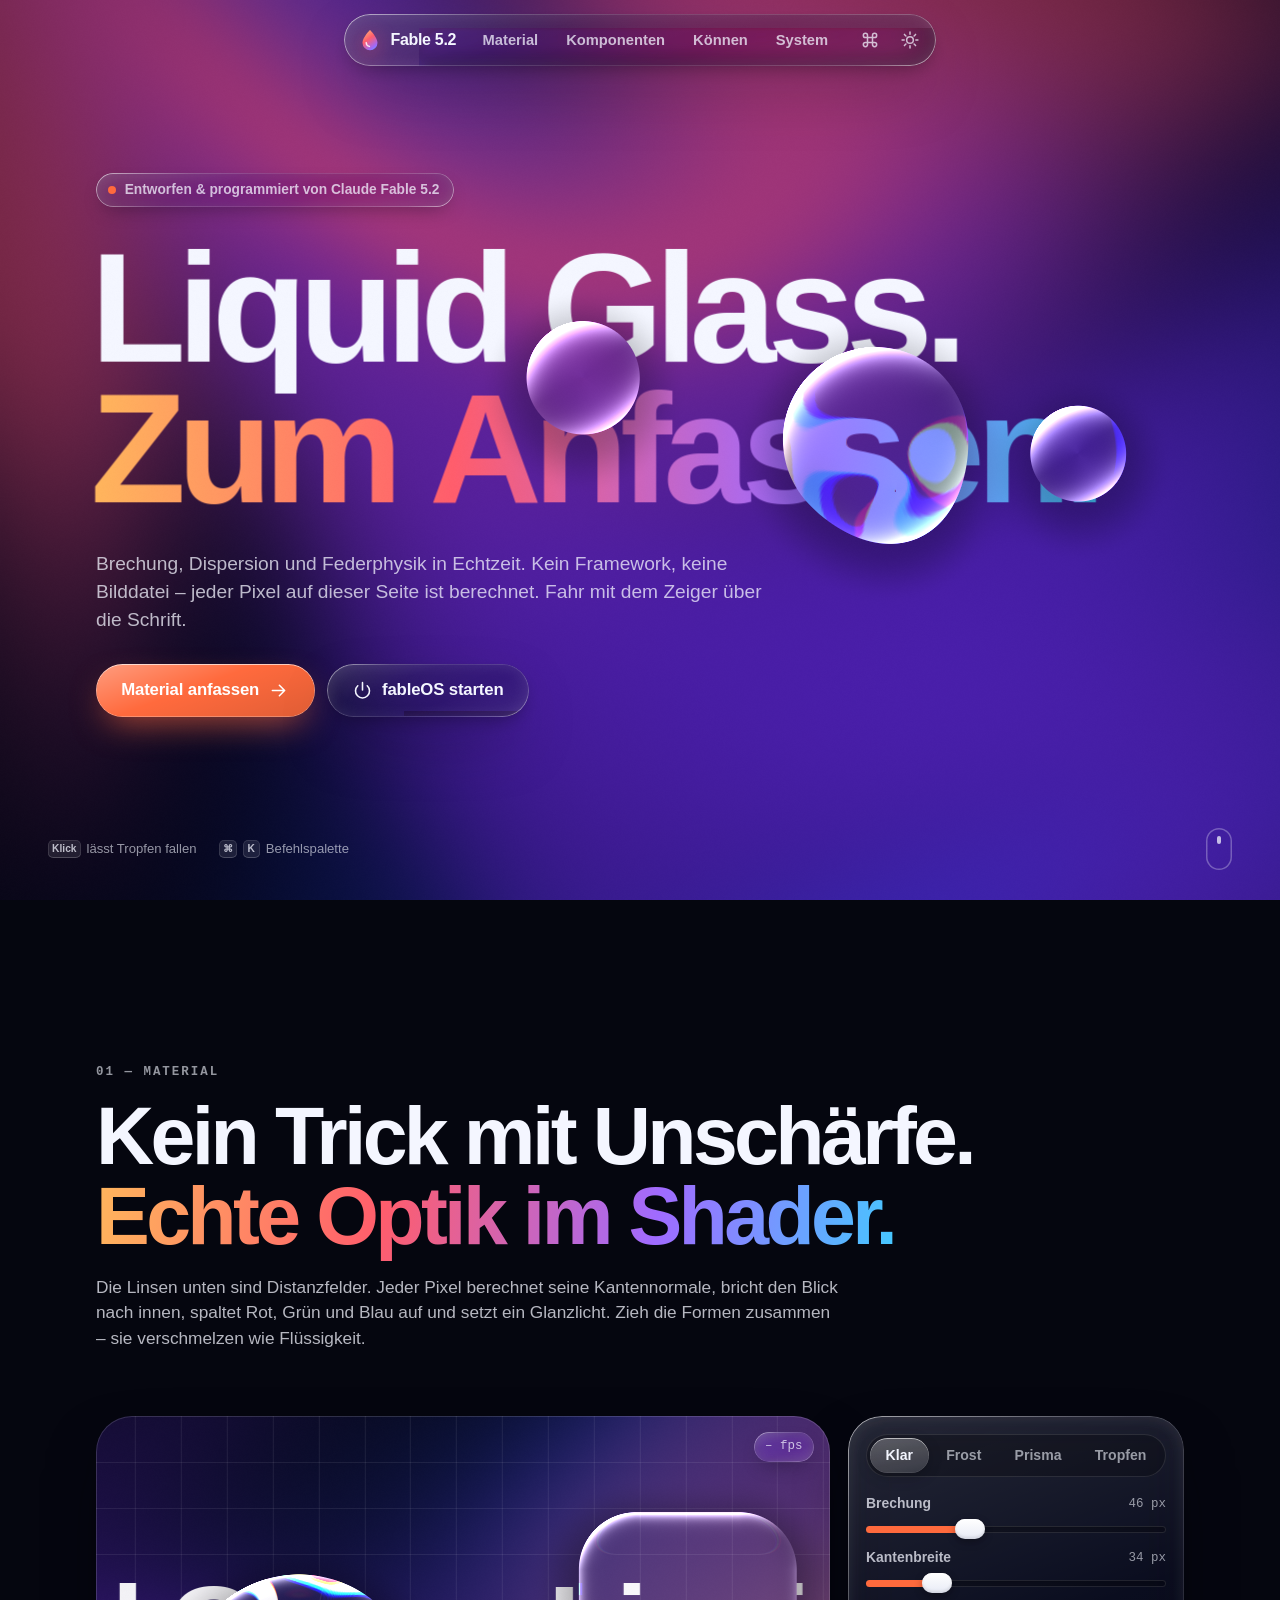
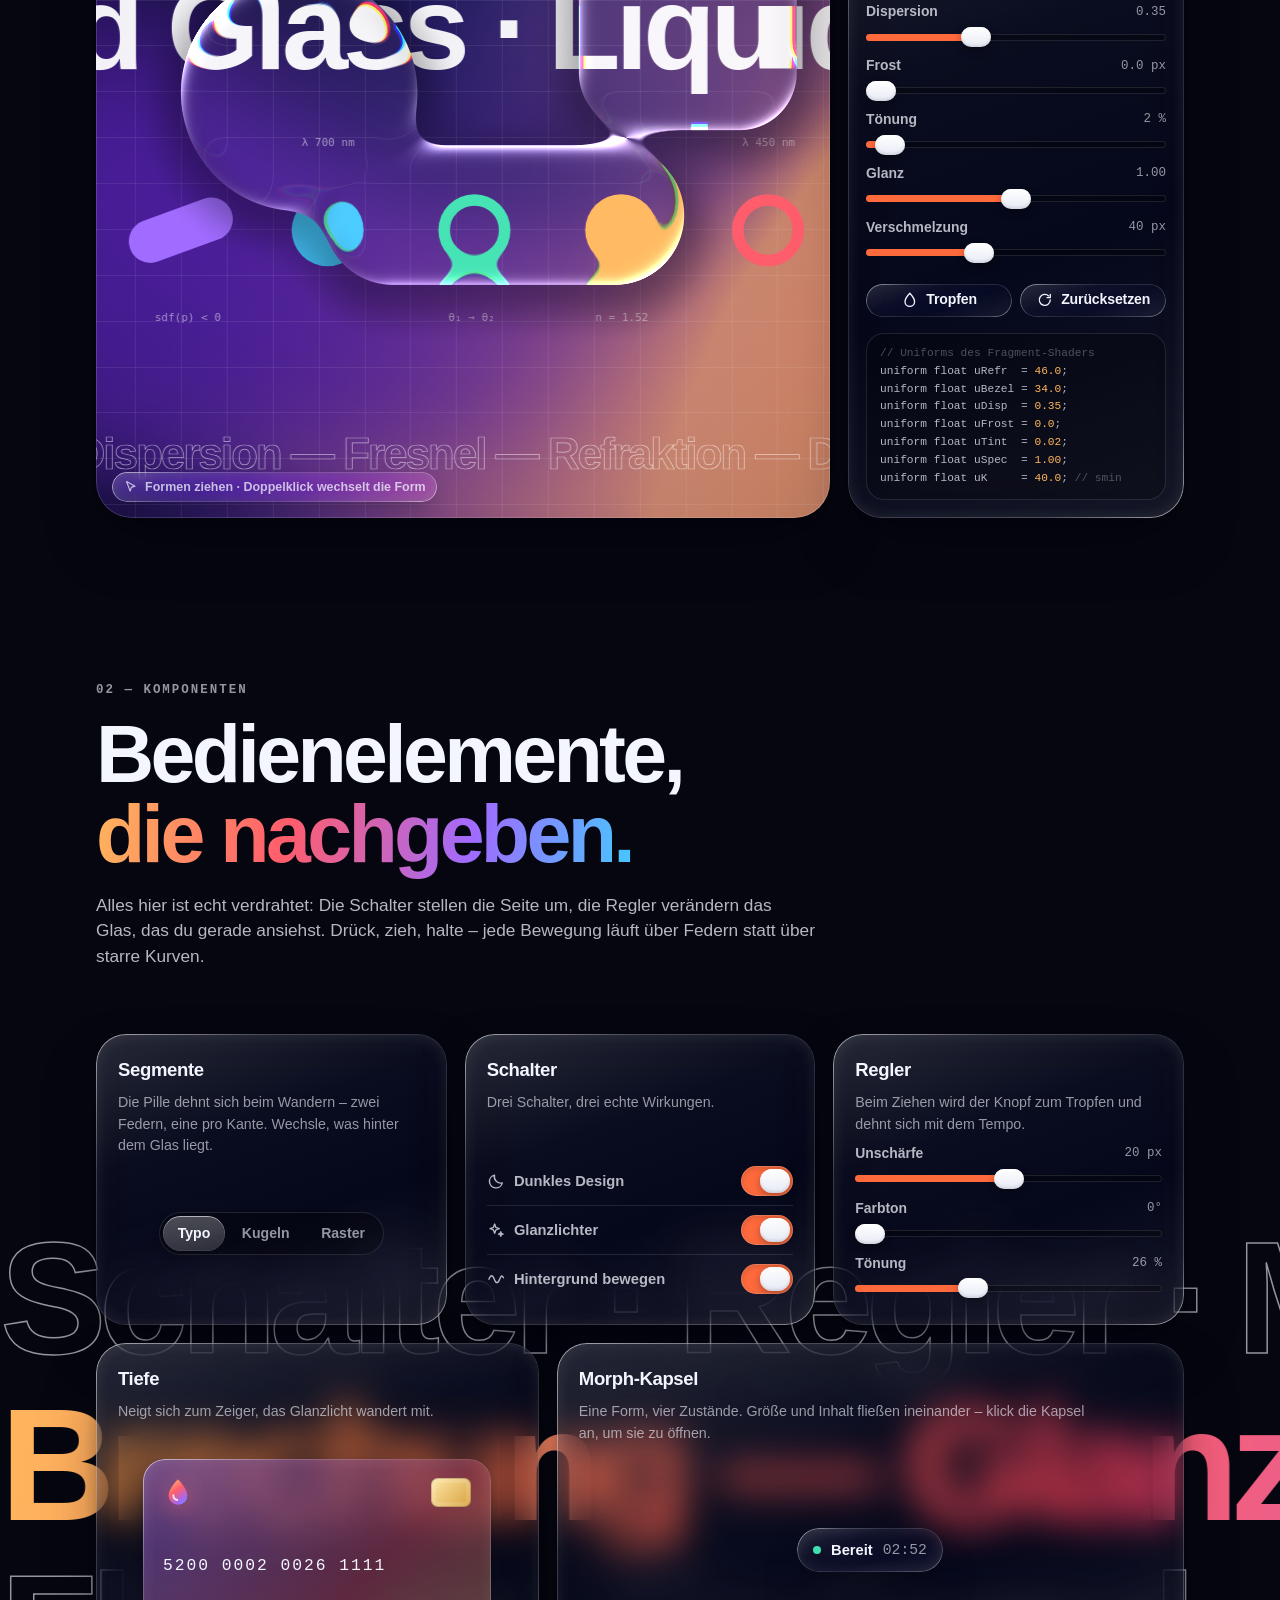
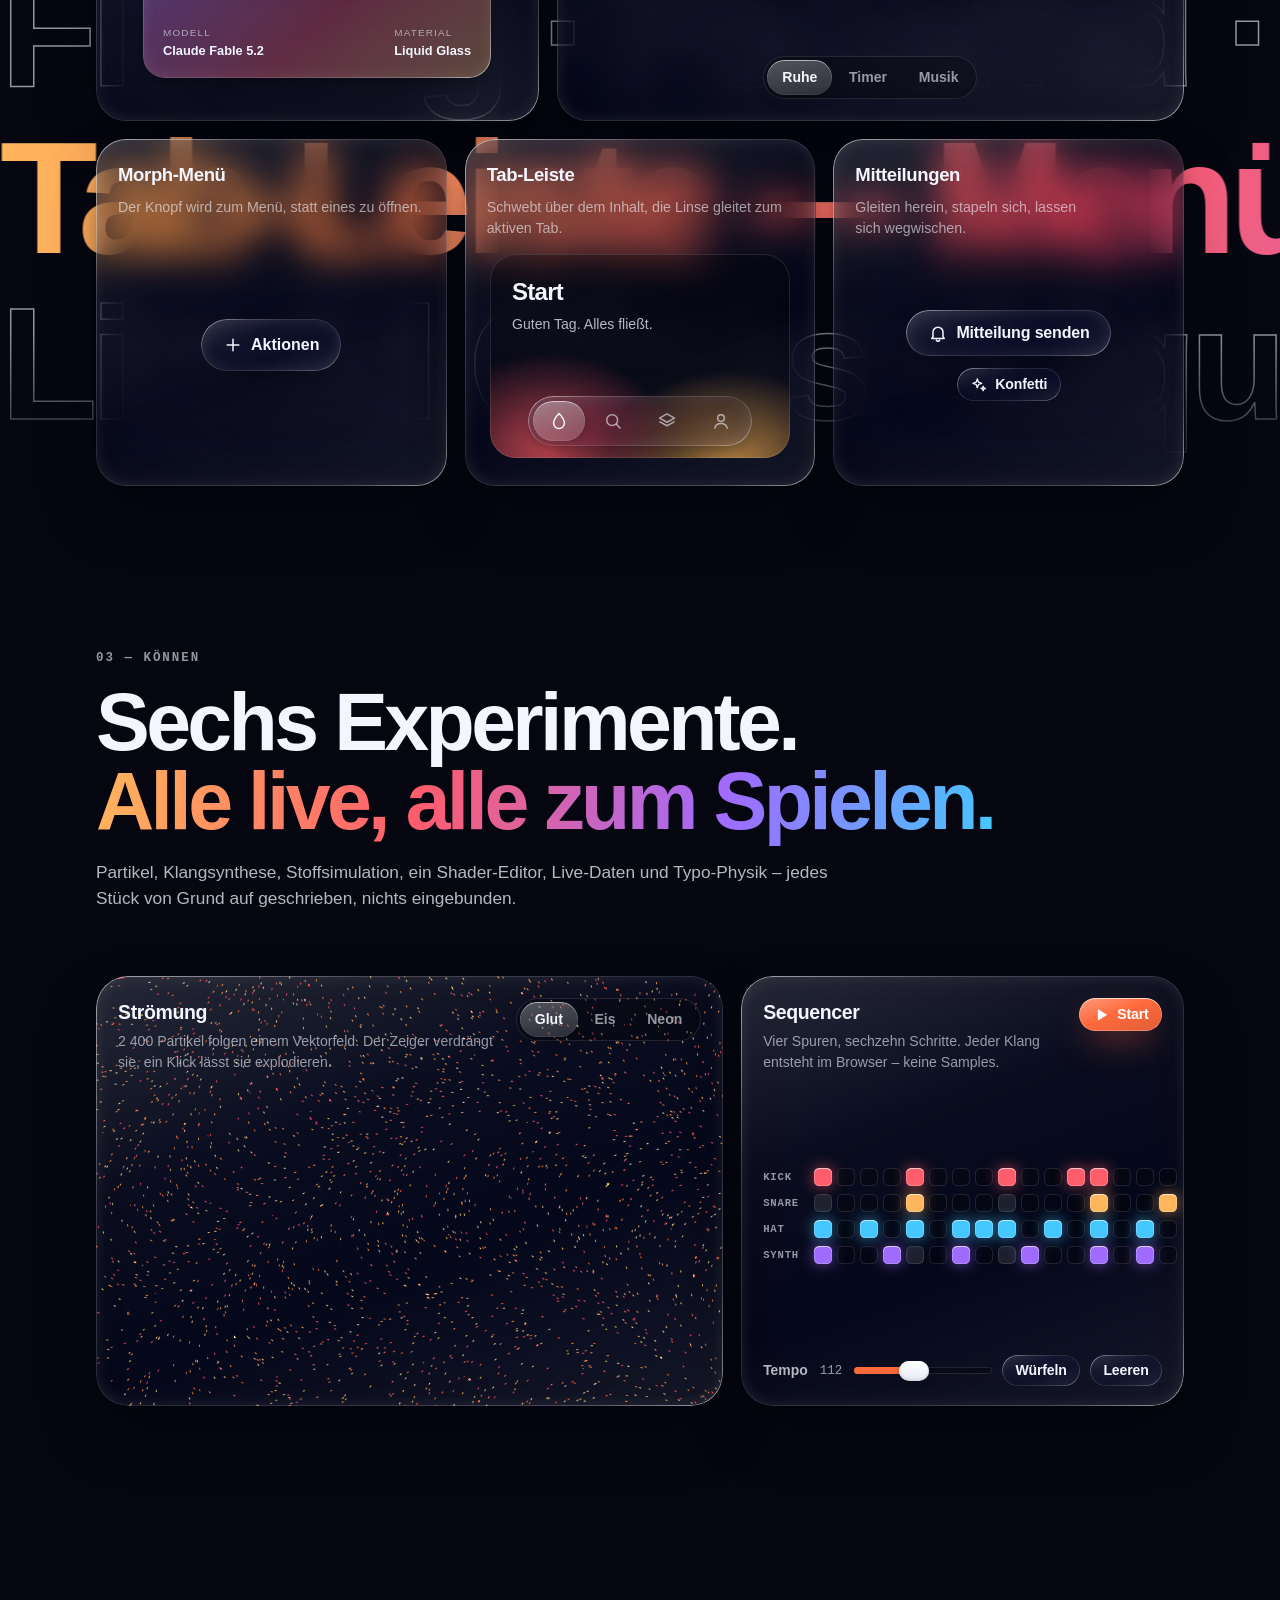
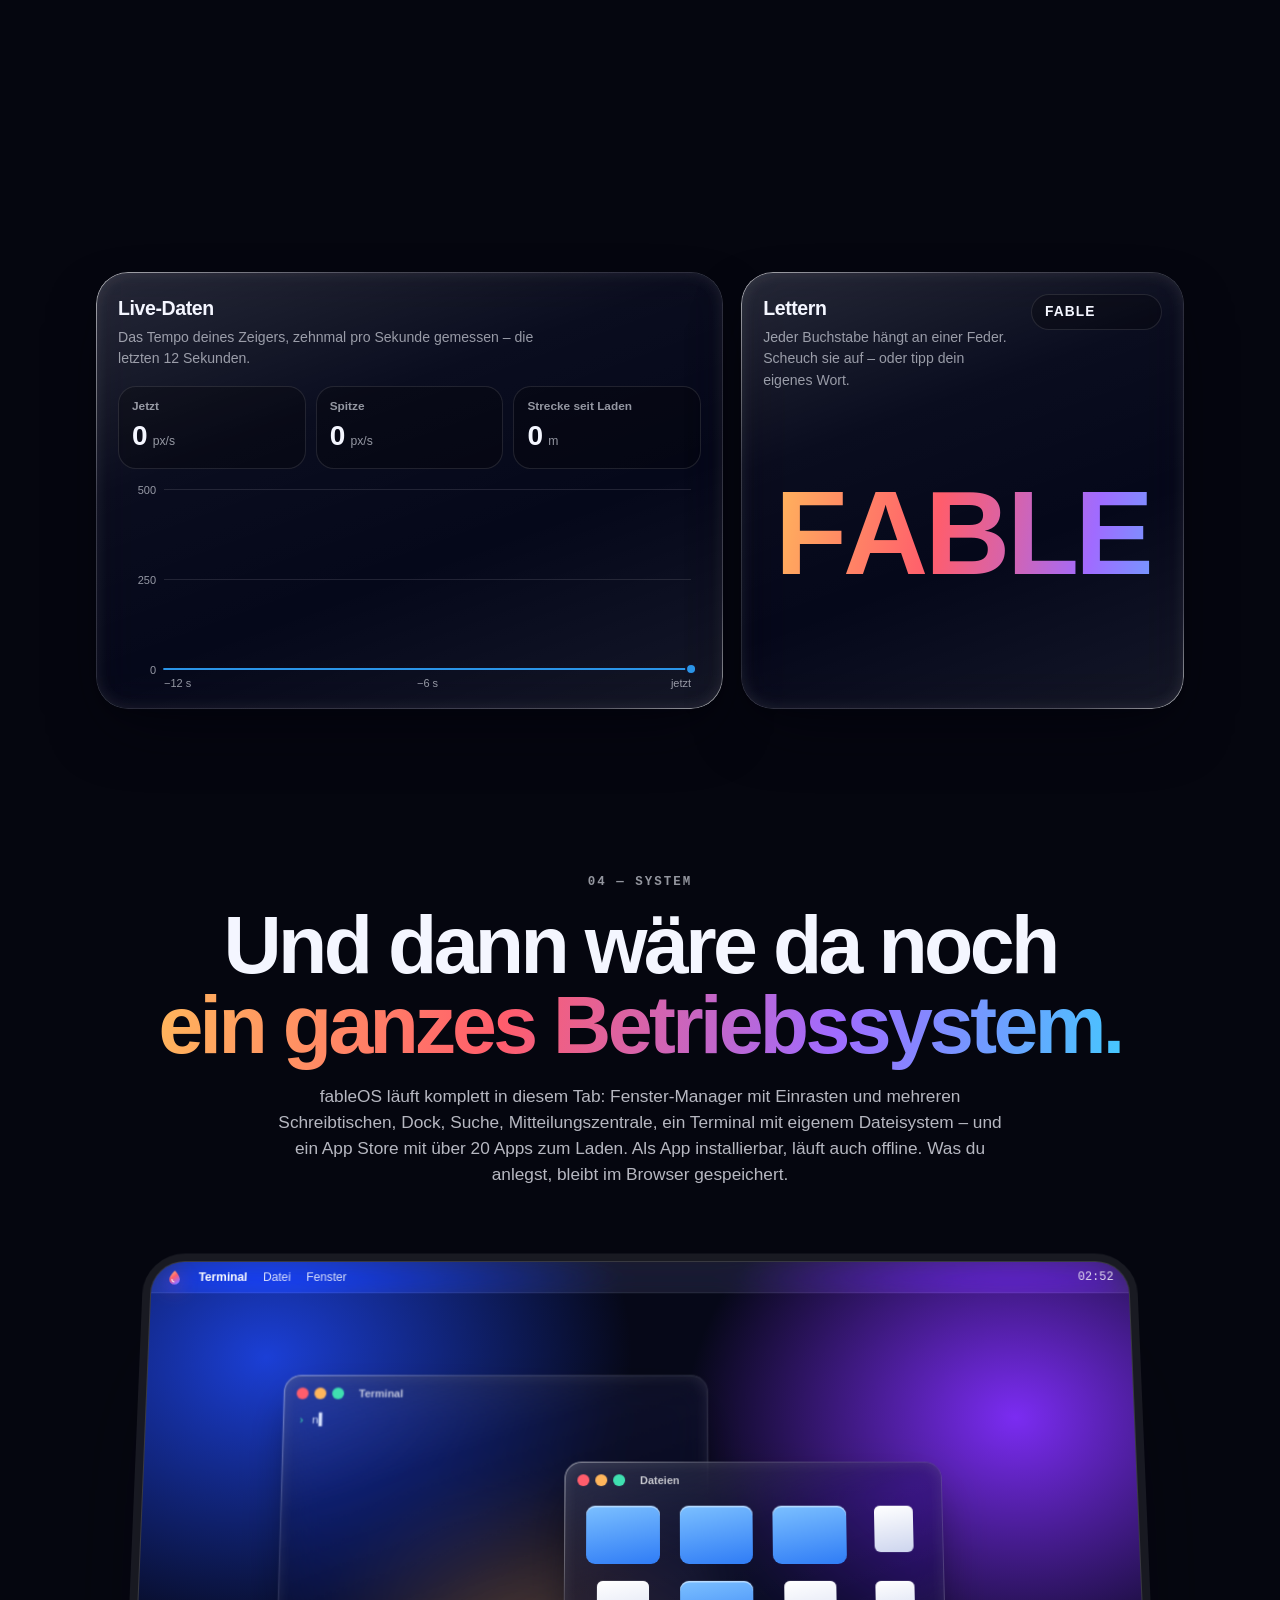
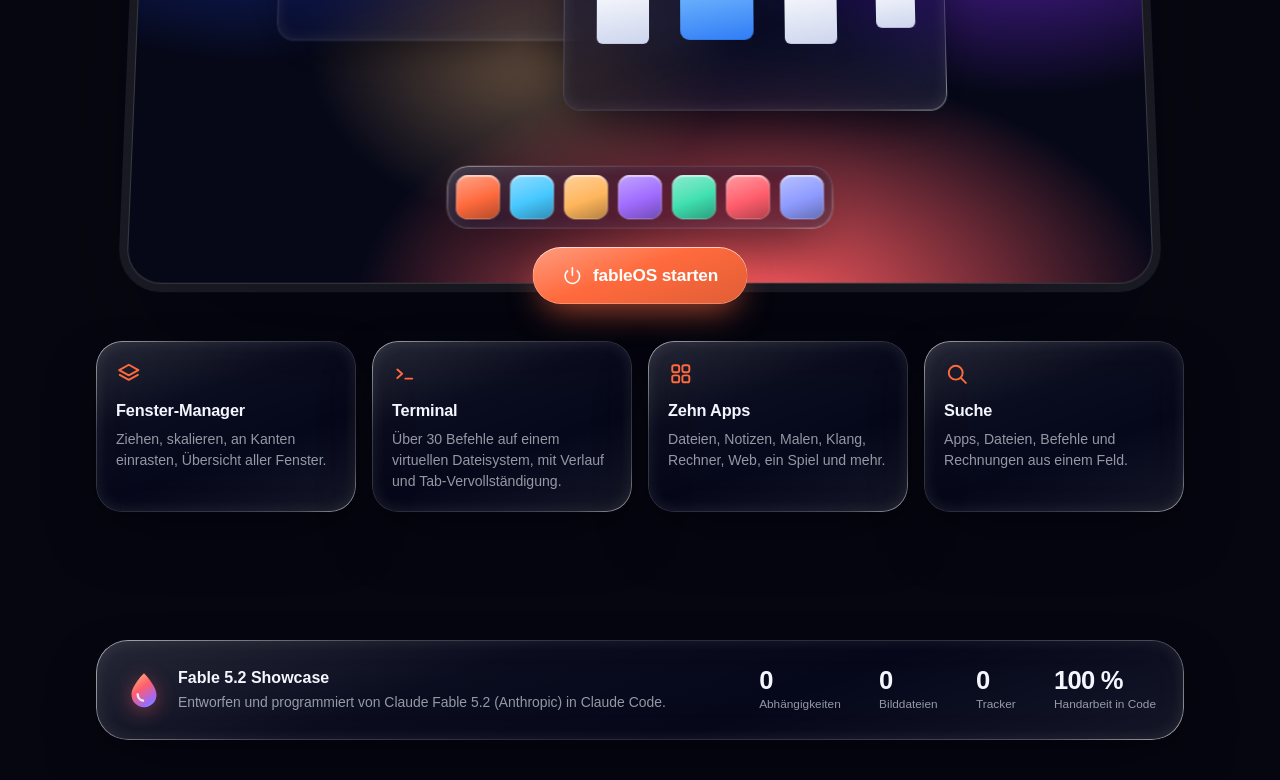
<file: index.html>
<!doctype html>
<html lang="de" data-theme="dark">
<head>
  <meta charset="utf-8">
  <meta name="viewport" content="width=device-width, initial-scale=1, viewport-fit=cover">
  <title>Fable 5.2 — Liquid Glass zum Anfassen</title>
  <meta name="description" content="Ein interaktiver Liquid-Glass-Showcase: echte Lichtbrechung im Shader, Federphysik, Live-Demos und ein komplettes Betriebssystem im Browser. Gebaut von Claude Fable 5.2 – ohne Framework, ohne Bilder.">
  <meta name="theme-color" content="#05060f">
  <link rel="manifest" href="manifest.webmanifest">
  <link rel="apple-touch-icon" href="assets/icons/apple-touch-icon.png">
  <meta property="og:title" content="Fable 5.2 — Liquid Glass zum Anfassen">
  <meta property="og:description" content="Echte Lichtbrechung, Federphysik und ein Betriebssystem im Browser. 100 % Code, 0 Abhängigkeiten.">
  <meta property="og:type" content="website">
  <link rel="icon" href="data:image/svg+xml,%3Csvg xmlns='http://www.w3.org/2000/svg' viewBox='0 0 32 32'%3E%3Cdefs%3E%3ClinearGradient id='g' x1='6' y1='3' x2='26' y2='30' gradientUnits='userSpaceOnUse'%3E%3Cstop offset='0' stop-color='%23ffc078'/%3E%3Cstop offset='.42' stop-color='%23ff5d6c'/%3E%3Cstop offset='.8' stop-color='%239a6bff'/%3E%3Cstop offset='1' stop-color='%2345c8ff'/%3E%3C/linearGradient%3E%3C/defs%3E%3Cpath d='M16 2.5s10 9.800 10 17.200a10 10 0 0 1-20 0C6 12.300 16 2.500 16 2.500z' fill='url(%23g)'/%3E%3C/svg%3E">
  <script>
    // Theme vor dem ersten Paint setzen (kein Aufblitzen)
    try { var t = localStorage.getItem('fable.theme'); if (t) document.documentElement.dataset.theme = JSON.parse(t); } catch (e) {}
  </script>
  <!-- Opt-in für den Seitenübergang muss vor dem ersten Frame bekannt sein, daher inline -->
  <style>@view-transition { navigation: auto; }</style>
  <link rel="stylesheet" href="assets/css/core.css">
  <link rel="stylesheet" href="assets/css/site.css">
  <script type="module" src="assets/js/site/main.js"></script>
</head>
<body>
  <canvas id="stage" aria-hidden="true"></canvas>
  <div class="scroll-bar" aria-hidden="true"><i></i></div>

  <!-- ====================== Navigation ====================== -->
  <header class="nav glass" id="nav" data-refract="13,34" data-sheen>
    <a class="nav-brand" href="#top" aria-label="Zum Anfang">
      <span class="brand-mark" data-logo></span>
      <span class="brand-name">Fable&nbsp;5.2</span>
    </a>
    <nav class="nav-links" id="nav-links" aria-label="Abschnitte">
      <span class="nav-ind" aria-hidden="true"></span>
      <a href="#material">Material</a>
      <a href="#komponenten">Komponenten</a>
      <a href="#koennen">Können</a>
      <a href="#system">System</a>
    </nav>
    <div class="nav-actions">
      <button class="icon-btn" id="palette-btn" type="button" aria-label="Befehlspalette öffnen" title="Befehlspalette (⌘K)"><i data-icon="command"></i></button>
      <button class="icon-btn" id="theme-btn" type="button" aria-label="Erscheinungsbild wechseln" title="Hell / Dunkel"><i data-icon="moon" class="i-moon"></i><i data-icon="sun" class="i-sun"></i></button>
    </div>
  </header>

  <main>
    <!-- ====================== Hero ====================== -->
    <section class="hero" id="top">
      <div class="hero-inner">
        <p class="eyebrow glass" data-reveal><span class="pulse-dot"></span>Entworfen &amp; programmiert von Claude Fable 5.2</p>
        <h1 class="hero-title" id="hero-title">
          <span class="line"><span class="w">Liquid</span> <span class="w">Glass.</span></span>
          <span class="line"><span class="w acc">Zum</span> <span class="w acc">Anfassen.</span></span>
        </h1>
        <p class="hero-lede" data-reveal style="--i:1">Brechung, Dispersion und Federphysik in Echtzeit. Kein Framework, keine Bilddatei – jeder Pixel auf dieser Seite ist berechnet. <span class="fine-only">Fahr mit dem Zeiger über die Schrift.</span><span class="coarse-only">Tippe und ziehe über die Schrift.</span></p>
        <div class="hero-cta" data-reveal style="--i:2">
          <a class="btn primary" href="#material" data-magnet>Material anfassen <i data-icon="arrowRight"></i></a>
          <a class="btn glass" href="os.html" data-os-link data-magnet data-sheen data-refract="12,30"><i data-icon="power"></i> fableOS starten</a>
        </div>
      </div>
      <div class="hero-foot" data-reveal style="--i:3">
        <span class="hint"><kbd>Klick</kbd> lässt Tropfen fallen</span>
        <span class="hint"><kbd>⌘</kbd><kbd>K</kbd> Befehlspalette</span>
        <a class="scroll-cue" href="#material" aria-label="Weiter zum Material"><i></i></a>
      </div>
    </section>

    <!-- ====================== 01 Material ====================== -->
    <section class="sec" id="material" data-section="Material">
      <header class="sec-head">
        <p class="kicker" data-reveal>01 — Material</p>
        <h2 data-reveal style="--i:1">Kein Trick mit Unschärfe.<br><span class="grad-text">Echte Optik im Shader.</span></h2>
        <p class="sec-lede" data-reveal style="--i:2">Die Linsen unten sind Distanzfelder. Jeder Pixel berechnet seine Kantennormale, bricht den Blick nach innen, spaltet Rot, Grün und Blau auf und setzt ein Glanzlicht. Zieh die Formen zusammen – sie verschmelzen wie Flüssigkeit.</p>
      </header>

      <div class="lab">
        <div class="lab-view" id="lab-view" data-reveal>
          <canvas id="lab-canvas" aria-label="Interaktive Glas-Simulation: Formen lassen sich ziehen"></canvas>
          <div class="lab-nogl">WebGL2 ist in diesem Browser nicht verfügbar – die Simulation braucht es leider.</div>
          <div class="lab-chip glass clear" id="lab-hint"><i data-icon="cursor"></i> Formen ziehen · Doppelklick wechselt die Form</div>
          <div class="lab-chip glass clear mono" id="lab-fps">– fps</div>
        </div>

        <aside class="lab-panel glass" data-reveal style="--i:1" data-sheen aria-label="Glas-Parameter">
          <div class="gseg" id="lab-presets" aria-label="Voreinstellungen">
            <button data-value="klar" aria-selected="true">Klar</button>
            <button data-value="frost">Frost</button>
            <button data-value="prisma">Prisma</button>
            <button data-value="tropfen">Tropfen</button>
          </div>
          <div class="lab-rows" id="lab-rows">
            <div class="row"><span>Brechung</span><output data-out="refr"></output><div class="gslider" data-param="refr" data-min="0" data-max="140" data-step="1" aria-label="Brechung"></div></div>
            <div class="row"><span>Kantenbreite</span><output data-out="bezel"></output><div class="gslider" data-param="bezel" data-min="6" data-max="140" data-step="1" aria-label="Kantenbreite"></div></div>
            <div class="row"><span>Dispersion</span><output data-out="disp"></output><div class="gslider" data-param="disp" data-min="0" data-max="1" data-step="0.01" aria-label="Dispersion"></div></div>
            <div class="row"><span>Frost</span><output data-out="frost"></output><div class="gslider" data-param="frost" data-min="0" data-max="26" data-step="0.5" aria-label="Frost"></div></div>
            <div class="row"><span>Tönung</span><output data-out="tint"></output><div class="gslider" data-param="tint" data-min="0" data-max="0.6" data-step="0.01" aria-label="Tönung"></div></div>
            <div class="row"><span>Glanz</span><output data-out="spec"></output><div class="gslider" data-param="spec" data-min="0" data-max="2" data-step="0.01" aria-label="Glanz"></div></div>
            <div class="row"><span>Verschmelzung</span><output data-out="k"></output><div class="gslider" data-param="k" data-min="0" data-max="110" data-step="1" aria-label="Verschmelzung"></div></div>
          </div>
          <div class="lab-actions">
            <button class="btn small glass flat" id="lab-add" type="button"><i data-icon="drop"></i> Tropfen</button>
            <button class="btn small glass flat" id="lab-reset" type="button"><i data-icon="reload"></i> Zurücksetzen</button>
          </div>
          <pre class="lab-code mono scroll" id="lab-code" aria-label="Aktuelle Shader-Parameter"></pre>
        </aside>
      </div>
    </section>

    <!-- ====================== 02 Komponenten ====================== -->
    <section class="sec" id="komponenten" data-section="Komponenten">
      <div class="kit-backdrop" id="kit-backdrop" data-motif="typo" aria-hidden="true">
        <div class="motif motif-typo">
          <div class="mq" style="--d:46s"><span>Schalter · Regler · Morph · Kapsel · </span><span>Schalter · Regler · Morph · Kapsel · </span></div>
          <div class="mq rev" style="--d:58s"><span>Brechung — Glanz — Tiefe — Bewegung — </span><span>Brechung — Glanz — Tiefe — Bewegung — </span></div>
          <div class="mq" style="--d:40s"><span>Flüssig · Federnd · Direkt · Lebendig · </span><span>Flüssig · Federnd · Direkt · Lebendig · </span></div>
          <div class="mq rev" style="--d:52s"><span>Tab-Leiste — Menü — Karte — Mitteilung — </span><span>Tab-Leiste — Menü — Karte — Mitteilung — </span></div>
          <div class="mq" style="--d:64s"><span>Liquid Glass · Liquid Glass · Liquid Glass · </span><span>Liquid Glass · Liquid Glass · Liquid Glass · </span></div>
        </div>
        <div class="motif motif-orbs"><i></i><i></i><i></i><i></i><i></i><i></i></div>
        <div class="motif motif-grid"></div>
      </div>

      <header class="sec-head">
        <p class="kicker" data-reveal>02 — Komponenten</p>
        <h2 data-reveal style="--i:1">Bedienelemente,<br><span class="grad-text">die nachgeben.</span></h2>
        <p class="sec-lede" data-reveal style="--i:2">Alles hier ist echt verdrahtet: Die Schalter stellen die Seite um, die Regler verändern das Glas, das du gerade ansiehst. Drück, zieh, halte – jede Bewegung läuft über Federn statt über starre Kurven.</p>
      </header>

      <div class="kit">
        <!-- Segment -->
        <article class="kit-card glass k-seg" data-sheen data-reveal>
          <h3>Segmente</h3>
          <p class="k-sub">Die Pille dehnt sich beim Wandern – zwei Federn, eine pro Kante. Wechsle, was hinter dem Glas liegt.</p>
          <div class="k-stage">
            <div class="gseg" id="kit-motif" aria-label="Hintergrundmotiv">
              <button data-value="typo" aria-selected="true">Typo</button>
              <button data-value="orbs">Kugeln</button>
              <button data-value="grid">Raster</button>
            </div>
          </div>
        </article>

        <!-- Schalter -->
        <article class="kit-card glass k-sw" data-sheen data-reveal style="--i:1">
          <h3>Schalter</h3>
          <p class="k-sub">Drei Schalter, drei echte Wirkungen.</p>
          <ul class="k-list">
            <li><span><i data-icon="moon"></i> Dunkles Design</span><button class="gswitch" id="sw-dark" aria-label="Dunkles Design"></button></li>
            <li><span><i data-icon="sparkles"></i> Glanzlichter</span><button class="gswitch" id="sw-sheen" aria-checked="true" aria-label="Glanzlichter"></button></li>
            <li><span><i data-icon="wave"></i> Hintergrund bewegen</span><button class="gswitch" id="sw-motion" aria-checked="true" aria-label="Hintergrund bewegen"></button></li>
          </ul>
        </article>

        <!-- Regler -->
        <article class="kit-card glass k-sl" data-sheen data-reveal style="--i:2">
          <h3>Regler</h3>
          <p class="k-sub">Beim Ziehen wird der Knopf zum Tropfen und dehnt sich mit dem Tempo.</p>
          <div class="k-rows">
            <div class="row"><span>Unschärfe</span><output id="out-blur">20 px</output><div class="gslider" id="sl-blur" data-min="0" data-max="40" data-step="1" data-value="20" aria-label="Unschärfe des Glases"></div></div>
            <div class="row"><span>Farbton</span><output id="out-hue">0°</output><div class="gslider" id="sl-hue" data-min="0" data-max="360" data-step="1" data-value="0" aria-label="Farbton des Hintergrunds"></div></div>
            <div class="row"><span>Tönung</span><output id="out-fill">26 %</output><div class="gslider" id="sl-fill" data-min="0" data-max="70" data-step="1" data-value="26" aria-label="Tönung des Glases"></div></div>
          </div>
        </article>

        <!-- Karte -->
        <article class="kit-card glass k-tilt" data-reveal>
          <h3>Tiefe</h3>
          <p class="k-sub">Neigt sich zum Zeiger, das Glanzlicht wandert mit.</p>
          <div class="tilt-wrap">
            <div class="tilt glass" id="tilt" data-sheen>
              <div class="tilt-top"><span class="brand-mark" data-logo></span><span class="tilt-chip"></span></div>
              <div class="tilt-num mono">5200 0002 0026 1111</div>
              <div class="tilt-bottom"><div><small>Modell</small><b>Claude Fable 5.2</b></div><div><small>Material</small><b>Liquid Glass</b></div></div>
              <span class="tilt-glow"></span>
            </div>
          </div>
        </article>

        <!-- Kapsel -->
        <article class="kit-card glass k-cap" data-sheen data-reveal style="--i:1">
          <h3>Morph-Kapsel</h3>
          <p class="k-sub">Eine Form, vier Zustände. Größe und Inhalt fließen ineinander – klick die Kapsel an, um sie zu öffnen.</p>
          <div class="cap-stage">
            <div class="cap glass thick" id="cap" tabindex="0" role="button" aria-label="Statuskapsel – öffnen">
              <div class="cap-state" data-state="idle"><span class="pulse-dot ok"></span><span>Bereit</span><span class="cap-time mono" id="cap-clock">00:00</span></div>
              <div class="cap-state" data-state="timer"><svg class="cap-ring" viewBox="0 0 36 36"><circle cx="18" cy="18" r="15"/><circle cx="18" cy="18" r="15" id="cap-ring"/></svg><span class="cap-big mono" id="cap-timer">0:30</span><span class="cap-dim">Timer</span></div>
              <div class="cap-state" data-state="music"><span class="cap-art"></span><span class="cap-track"><b>Glasperlenspiel</b><small>Fable · Synth-Demo</small></span><span class="eq"><i></i><i></i><i></i><i></i></span></div>
              <div class="cap-state" data-state="open">
                <div class="cap-open-head"><span class="cap-art lg"></span><div><b>Glasperlenspiel</b><small>Fable · Synth-Demo</small></div><span class="eq"><i></i><i></i><i></i><i></i></span></div>
                <div class="cap-progress"><i id="cap-prog"></i></div>
                <div class="cap-ctl">
                  <button class="icon-btn" type="button" data-cap="prev" aria-label="Zurück"><i data-icon="chevronLeft"></i></button>
                  <button class="icon-btn big" type="button" data-cap="play" aria-label="Wiedergabe"><i data-icon="pause"></i></button>
                  <button class="icon-btn" type="button" data-cap="next" aria-label="Weiter"><i data-icon="chevronRight"></i></button>
                </div>
              </div>
            </div>
          </div>
          <div class="gseg" id="cap-modes" aria-label="Zustand der Kapsel">
            <button data-value="idle" aria-selected="true">Ruhe</button>
            <button data-value="timer">Timer</button>
            <button data-value="music">Musik</button>
          </div>
        </article>

        <!-- Morph-Menü -->
        <article class="kit-card glass k-menu" data-sheen data-reveal>
          <h3>Morph-Menü</h3>
          <p class="k-sub">Der Knopf wird zum Menü, statt eines zu öffnen.</p>
          <div class="k-stage tall">
            <div class="morph glass thick" id="morph" data-open="false">
              <button class="morph-trigger" type="button" aria-expanded="false" aria-controls="morph-menu"><i data-icon="plus"></i><span>Aktionen</span></button>
              <ul class="morph-menu" id="morph-menu" role="menu">
                <li><button type="button" role="menuitem" data-msg="In die Zwischenablage kopiert"><i data-icon="copy"></i>Link kopieren</button></li>
                <li><button type="button" role="menuitem" data-msg="Konfetti!" data-fx="confetti"><i data-icon="sparkles"></i>Konfetti werfen</button></li>
                <li><button type="button" role="menuitem" data-msg="Design gewechselt" data-fx="theme"><i data-icon="sun"></i>Design wechseln</button></li>
                <li><button type="button" role="menuitem" data-msg="Geschlossen"><i data-icon="close"></i>Schließen</button></li>
              </ul>
            </div>
          </div>
        </article>

        <!-- Tab-Leiste -->
        <article class="kit-card glass k-tabs" data-sheen data-reveal style="--i:1">
          <h3>Tab-Leiste</h3>
          <p class="k-sub">Schwebt über dem Inhalt, die Linse gleitet zum aktiven Tab.</p>
          <div class="k-stage tall">
            <div class="tabs-demo">
              <div class="tabs-screen" id="tabs-screen">
                <div class="tabs-page" data-page="0"><b>Start</b><span>Guten Tag. Alles fließt.</span></div>
                <div class="tabs-page" data-page="1"><b>Suche</b><span>Finde, was glänzt.</span></div>
                <div class="tabs-page" data-page="2"><b>Mediathek</b><span>Deine Sammlung aus Licht.</span></div>
                <div class="tabs-page" data-page="3"><b>Profil</b><span>Du, durch Glas gesehen.</span></div>
              </div>
              <div class="tabbar glass thick" id="tabbar" role="tablist" aria-label="Demo-Tabs">
                <span class="tab-ind" aria-hidden="true"></span>
                <button type="button" role="tab" aria-selected="true" aria-label="Start"><i data-icon="drop"></i></button>
                <button type="button" role="tab" aria-selected="false" aria-label="Suche"><i data-icon="search"></i></button>
                <button type="button" role="tab" aria-selected="false" aria-label="Mediathek"><i data-icon="layers"></i></button>
                <button type="button" role="tab" aria-selected="false" aria-label="Profil"><i data-icon="user"></i></button>
              </div>
            </div>
          </div>
        </article>

        <!-- Mitteilungen -->
        <article class="kit-card glass k-toast" data-sheen data-reveal style="--i:2">
          <h3>Mitteilungen</h3>
          <p class="k-sub">Gleiten herein, stapeln sich, lassen sich wegwischen.</p>
          <div class="k-stage tall col">
            <button class="btn glass" id="toast-btn" type="button" data-magnet><i data-icon="bell"></i> Mitteilung senden</button>
            <button class="btn small glass flat" id="confetti-btn" type="button"><i data-icon="sparkles"></i> Konfetti</button>
          </div>
        </article>
      </div>
    </section>

    <!-- ====================== 03 Können ====================== -->
    <section class="sec" id="koennen" data-section="Können">
      <header class="sec-head">
        <p class="kicker" data-reveal>03 — Können</p>
        <h2 data-reveal style="--i:1">Sechs Experimente.<br><span class="grad-text">Alle live, alle zum Spielen.</span></h2>
        <p class="sec-lede" data-reveal style="--i:2">Partikel, Klangsynthese, Stoffsimulation, ein Shader-Editor, Live-Daten und Typo-Physik – jedes Stück von Grund auf geschrieben, nichts eingebunden.</p>
      </header>

      <div class="bento">
        <!-- Partikel -->
        <article class="demo glass d-flow" data-reveal>
          <canvas id="flow-canvas" class="demo-canvas" aria-label="Partikel-Strömungsfeld, reagiert auf den Zeiger"></canvas>
          <header class="demo-head">
            <div><h3>Strömung</h3><p>2 400 Partikel folgen einem Vektorfeld. Der Zeiger verdrängt sie, ein Klick lässt sie explodieren.</p></div>
            <div class="gseg" id="flow-mode" aria-label="Farbschema"><button data-value="0" aria-selected="true">Glut</button><button data-value="1">Eis</button><button data-value="2">Neon</button></div>
          </header>
        </article>

        <!-- Sequencer -->
        <article class="demo glass d-seq" data-reveal style="--i:1" data-sheen>
          <header class="demo-head">
            <div><h3>Sequencer</h3><p>Vier Spuren, sechzehn Schritte. Jeder Klang entsteht im Browser – keine Samples.</p></div>
            <button class="btn small primary" id="seq-play" type="button" aria-pressed="false"><i data-icon="play"></i><span>Start</span></button>
          </header>
          <div class="seq" id="seq" role="group" aria-label="Schritt-Sequencer"></div>
          <footer class="demo-foot">
            <div class="row inline"><span>Tempo</span><output id="seq-bpm-out">112</output><div class="gslider" id="seq-bpm" data-min="70" data-max="170" data-step="1" data-value="112" aria-label="Tempo in BPM"></div></div>
            <button class="btn small glass flat" id="seq-rand" type="button">Würfeln</button>
            <button class="btn small glass flat" id="seq-clear" type="button">Leeren</button>
          </footer>
        </article>

        <!-- Stoff -->
        <article class="demo glass d-cloth" data-reveal>
          <canvas id="cloth-canvas" class="demo-canvas" aria-label="Stoffsimulation zum Ziehen"></canvas>
          <header class="demo-head">
            <div><h3>Stoff</h3><p>Verlet-Integration. Zieh am Tuch – <span class="fine-only">mit <kbd>⇧</kbd> schneidest du.</span><span class="coarse-only">zwei Finger schneiden.</span></p></div>
            <button class="icon-btn" id="cloth-reset" type="button" aria-label="Stoff zurücksetzen"><i data-icon="reload"></i></button>
          </header>
        </article>

        <!-- Shader-Editor -->
        <article class="demo glass d-shader" data-reveal style="--i:1">
          <header class="demo-head">
            <div><h3>Live-Shader</h3><p>Schreib GLSL – das Bild rechts folgt jedem Tastendruck.</p></div>
            <div class="gseg" id="shader-presets" aria-label="Shader-Vorlagen"><button data-value="plasma" aria-selected="true">Plasma</button><button data-value="ringe">Ringe</button><button data-value="kacheln">Kacheln</button></div>
          </header>
          <div class="shader-body">
            <div class="shader-edit">
              <textarea id="shader-src" class="mono scroll" spellcheck="false" autocapitalize="off" autocomplete="off" aria-label="GLSL-Quelltext"></textarea>
              <div class="shader-status mono" id="shader-status" role="status"></div>
            </div>
            <canvas id="shader-canvas" aria-label="Ausgabe des Shaders"></canvas>
          </div>
        </article>

        <!-- Live-Daten -->
        <article class="demo glass d-chart" data-reveal data-sheen>
          <header class="demo-head">
            <div><h3>Live-Daten</h3><p>Das Tempo deines Zeigers, zehnmal pro Sekunde gemessen – die letzten 12 Sekunden.</p></div>
          </header>
          <div class="stats" id="chart-stats">
            <div class="stat"><span class="stat-label">Jetzt</span><span class="stat-value" id="st-now">0</span><span class="stat-unit">px/s</span></div>
            <div class="stat"><span class="stat-label">Spitze</span><span class="stat-value" id="st-peak">0</span><span class="stat-unit">px/s</span></div>
            <div class="stat"><span class="stat-label">Strecke seit Laden</span><span class="stat-value" id="st-dist">0</span><span class="stat-unit">m</span></div>
          </div>
          <div class="chart" id="chart" tabindex="0" aria-label="Liniendiagramm: Zeigergeschwindigkeit in Pixeln pro Sekunde über die letzten 12 Sekunden">
            <svg id="chart-svg" role="img" aria-hidden="true"></svg>
            <div class="chart-tip" id="chart-tip" hidden><b></b><span></span></div>
          </div>
        </article>

        <!-- Lettern -->
        <article class="demo glass d-type" data-reveal style="--i:1">
          <header class="demo-head">
            <div><h3>Lettern</h3><p>Jeder Buchstabe hängt an einer Feder. Scheuch sie auf – oder tipp dein eigenes Wort.</p></div>
            <input class="type-input" id="type-input" type="text" maxlength="12" value="FABLE" aria-label="Eigenes Wort" spellcheck="false">
          </header>
          <div class="type-stage" id="type-stage" aria-hidden="true"></div>
        </article>
      </div>
    </section>

    <!-- ====================== 04 System ====================== -->
    <section class="sec sec-os" id="system" data-section="System">
      <header class="sec-head center">
        <p class="kicker" data-reveal>04 — System</p>
        <h2 data-reveal style="--i:1">Und dann wäre da noch<br><span class="grad-text">ein ganzes Betriebssystem.</span></h2>
        <p class="sec-lede" data-reveal style="--i:2">fableOS läuft komplett in diesem Tab: Fenster-Manager mit Einrasten und mehreren Schreibtischen, Dock, Suche, Mitteilungszentrale, ein Terminal mit eigenem Dateisystem – und ein App Store mit über 20 Apps zum Laden. Als App installierbar, läuft auch offline. Was du anlegst, bleibt im Browser gespeichert.</p>
      </header>

      <a class="device" id="device" href="os.html" data-os-link aria-label="fableOS starten" data-reveal>
        <div class="device-screen" id="device-screen">
          <div class="mini-bar"><span class="brand-mark" data-logo></span><b>Terminal</b><span>Datei</span><span>Fenster</span><i></i><span class="mini-clock mono" id="mini-clock">09:41</span></div>
          <div class="mini-win mini-term glass" style="--tx:-34%;--ty:-22%">
            <div class="mini-ctl"><i></i><i></i><i></i><b>Terminal</b></div>
            <pre class="mono" id="mini-term"></pre>
          </div>
          <div class="mini-win mini-files glass" style="--tx:30%;--ty:8%">
            <div class="mini-ctl"><i></i><i></i><i></i><b>Dateien</b></div>
            <div class="mini-grid"><i></i><i></i><i></i><i class="f"></i><i class="f"></i><i></i><i class="f"></i><i class="f"></i></div>
          </div>
          <div class="mini-dock glass"><i style="--c:#ff6a3d"></i><i style="--c:#45c8ff"></i><i style="--c:#ffb65c"></i><i style="--c:#a06bff"></i><i style="--c:#3fe0b0"></i><i style="--c:#ff5d6c"></i><i style="--c:#8e9bff"></i></div>
        </div>
        <span class="device-cta btn primary"><i data-icon="power"></i> fableOS starten</span>
      </a>

      <ul class="os-feats">
        <li class="glass" data-reveal><i data-icon="layers"></i><b>Fenster-Manager</b><span>Ziehen, skalieren, an Kanten einrasten, Übersicht aller Fenster.</span></li>
        <li class="glass" data-reveal style="--i:1"><i data-icon="terminal"></i><b>Terminal</b><span>Über 30 Befehle auf einem virtuellen Dateisystem, mit Verlauf und Tab-Vervollständigung.</span></li>
        <li class="glass" data-reveal style="--i:2"><i data-icon="grid"></i><b>Zehn Apps</b><span>Dateien, Notizen, Malen, Klang, Rechner, Web, ein Spiel und mehr.</span></li>
        <li class="glass" data-reveal style="--i:3"><i data-icon="search"></i><b>Suche</b><span>Apps, Dateien, Befehle und Rechnungen aus einem Feld.</span></li>
      </ul>
    </section>
  </main>

  <footer class="foot">
    <div class="foot-inner glass" data-sheen>
      <div class="foot-brand"><span class="brand-mark" data-logo></span><div><b>Fable 5.2 Showcase</b><span>Entworfen und programmiert von Claude Fable 5.2 (Anthropic) in Claude Code.</span></div></div>
      <ul class="foot-facts">
        <li><b>0</b><span>Abhängigkeiten</span></li>
        <li><b>0</b><span>Bilddateien</span></li>
        <li><b>0</b><span>Tracker</span></li>
        <li><b>100&nbsp;%</b><span>Handarbeit in Code</span></li>
      </ul>
    </div>
  </footer>

  <!-- ====================== Overlays ====================== -->
  <div class="cursor" id="cursor" aria-hidden="true"></div>
  <div class="toasts" id="toasts" aria-live="polite"></div>
  <canvas class="confetti" id="confetti" aria-hidden="true"></canvas>

  <div class="palette-wrap" id="palette" hidden>
    <div class="palette glass thick" role="dialog" aria-modal="true" aria-label="Befehlspalette">
      <div class="palette-field"><i data-icon="search"></i><input id="palette-input" type="text" placeholder="Wohin? Was tun?" autocomplete="off" spellcheck="false" aria-label="Befehl suchen" aria-controls="palette-list"><kbd>esc</kbd></div>
      <ul class="palette-list scroll" id="palette-list" role="listbox"></ul>
    </div>
  </div>

  <noscript><p class="noscript">Diese Seite lebt von JavaScript – bitte aktiviere es, um das Glas in Bewegung zu sehen.</p></noscript>
</body>
</html>
</file>
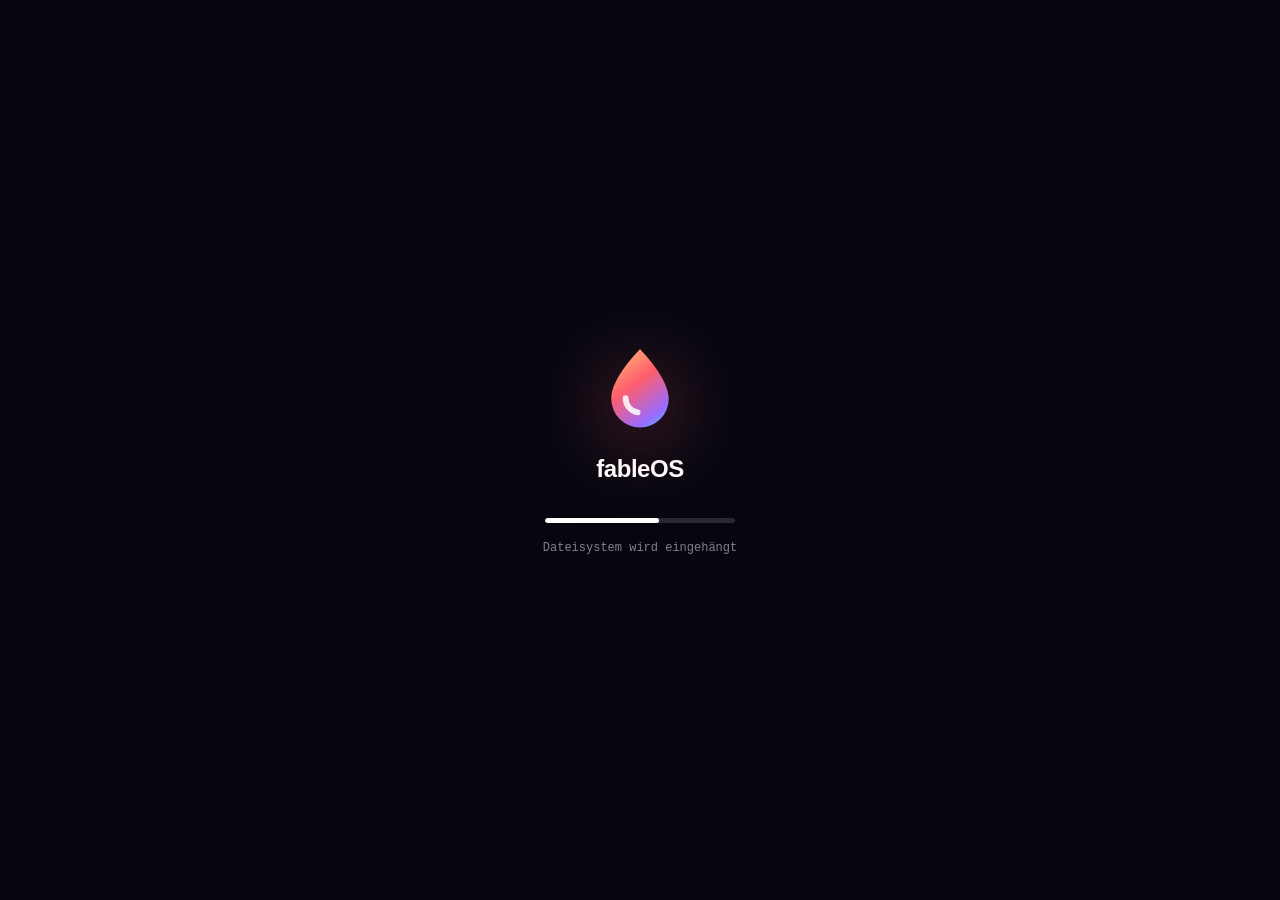
<file: os.html>
<!doctype html>
<html lang="de" data-theme="dark">
<head>
  <meta charset="utf-8">
  <meta name="viewport" content="width=device-width, initial-scale=1, viewport-fit=cover, user-scalable=no">
  <title>fableOS — ein Betriebssystem im Browser</title>
  <meta name="description" content="fableOS: Fenster-Manager, Dock, App Store mit 21 Apps, Suche, Mitteilungszentrale, mehrere Schreibtische und Terminal – komplett im Browser, installierbar als App. Gebaut von Claude Fable 5.2.">
  <meta name="theme-color" content="#05060f">
  <meta name="color-scheme" content="dark light">
  <meta name="application-name" content="fableOS">
  <meta name="mobile-web-app-capable" content="yes">
  <meta name="apple-mobile-web-app-capable" content="yes">
  <meta name="apple-mobile-web-app-title" content="fableOS">
  <meta name="apple-mobile-web-app-status-bar-style" content="black-translucent">
  <link rel="manifest" href="manifest.webmanifest">
  <link rel="apple-touch-icon" href="assets/icons/apple-touch-icon.png">
  <link rel="icon" href="data:image/svg+xml,%3Csvg xmlns='http://www.w3.org/2000/svg' viewBox='0 0 32 32'%3E%3Cdefs%3E%3ClinearGradient id='g' x1='6' y1='3' x2='26' y2='30' gradientUnits='userSpaceOnUse'%3E%3Cstop offset='0' stop-color='%23ffc078'/%3E%3Cstop offset='.42' stop-color='%23ff5d6c'/%3E%3Cstop offset='.8' stop-color='%239a6bff'/%3E%3Cstop offset='1' stop-color='%2345c8ff'/%3E%3C/linearGradient%3E%3C/defs%3E%3Cpath d='M16 2.500s10 9.800 10 17.200a10 10 0 0 1-20 0C6 12.300 16 2.500 16 2.500z' fill='url(%23g)'/%3E%3C/svg%3E">
  <script>
    try {
      var s = JSON.parse(localStorage.getItem('fableos.settings') || '{}');
      var t = s.autoTheme ? (matchMedia('(prefers-color-scheme: dark)').matches ? 'dark' : 'light') : s.theme;
      if (t) document.documentElement.dataset.theme = t;
    } catch (e) {}
  </script>
  <!-- Opt-in für den Seitenübergang muss vor dem ersten Frame bekannt sein, daher inline -->
  <style>@view-transition { navigation: auto; }</style>
  <link rel="stylesheet" href="assets/css/core.css">
  <link rel="stylesheet" href="assets/css/os.css">
  <link rel="stylesheet" href="assets/css/kit.css">
  <script type="module" src="assets/js/os/main.js"></script>
</head>
<body class="os">
  <canvas id="wallpaper" aria-hidden="true"></canvas>

  <div id="desktop">
    <header id="menubar" class="glass">
      <div id="mb-left" class="mb-side"></div>
      <div id="mb-right" class="mb-side"></div>
    </header>

    <div id="icons" aria-label="Schreibtisch"></div>
    <div id="widgets"></div>
    <div id="windows"></div>
    <div id="snap" aria-hidden="true"></div>
    <div id="rubber" hidden aria-hidden="true"></div>

    <footer id="dock" class="glass" data-refract="12,30" aria-label="Dock"></footer>
    <div id="dock-tip" class="glass thick" aria-hidden="true"></div>

    <div id="overlays">
      <div id="cc" class="glass thick" hidden aria-label="Kontrollzentrum"></div>
      <div id="notes" aria-live="polite"></div>
      <div id="launcher" hidden>
        <div class="launcher glass thick" role="dialog" aria-modal="true" aria-label="Suche">
          <div class="launcher-field"><i data-icon="search"></i><input id="launcher-input" type="text" placeholder="Apps, Dateien, Einstellungen, 12 × 7, 5 km in mi …" autocomplete="off" spellcheck="false" aria-label="Suchen"><kbd>esc</kbd></div>
          <ul class="launcher-list scroll" id="launcher-list" role="listbox"></ul>
        </div>
      </div>
    </div>
  </div>

  <div id="night" aria-hidden="true"></div>
  <div id="dimmer" aria-hidden="true"></div>

  <div id="lock" hidden aria-label="Sperrbildschirm">
    <div class="lock-top">
      <div class="lock-date" id="lock-date"></div>
      <div class="lock-time" id="lock-time">00:00</div>
    </div>
    <div class="lock-mid"><p class="lock-note" id="lock-note"></p></div>
    <div class="lock-bottom">
      <span class="lock-avatar" data-logo></span>
      <b id="lock-user">Gast</b>
      <form id="lock-form" hidden autocomplete="off">
        <input id="lock-pass" type="password" placeholder="Passwort eingeben" autocomplete="off" aria-label="Passwort">
        <button type="submit" aria-label="Anmelden"><i data-icon="arrowRight"></i></button>
      </form>
      <span class="lock-hint" id="lock-hint">Klicken oder eine Taste drücken</span>
    </div>
  </div>

  <div id="boot">
    <div class="boot-logo" data-logo></div>
    <div class="boot-name">fableOS</div>
    <div class="boot-bar" id="boot-bar"><i></i></div>
    <p class="boot-msg" id="boot-msg">&nbsp;</p>
  </div>

  <div id="off" aria-hidden="true"></div>

  <noscript><p style="position:fixed;inset:auto 16px 16px;z-index:99999;padding:14px;border-radius:14px;background:#12142a;color:#fff;text-align:center">fableOS braucht JavaScript, um zu starten.</p></noscript>
</body>
</html>
</file>
<file: assets/css/core.css>
/* ==========================================================================
   core.css — Design-Tokens, Reset, Liquid-Glass-Material, gemeinsame Controls
   Wird von der Showcase-Seite und von fableOS geteilt.
   ========================================================================== */

/* ---------- Reset ---------- */
*, *::before, *::after { box-sizing: border-box; }
html { -webkit-text-size-adjust: 100%; text-size-adjust: 100%; }
body, h1, h2, h3, h4, p, figure, ul, ol, dl, dd, blockquote, pre { margin: 0; }
ul, ol { padding: 0; list-style: none; }
img, svg, canvas, video { display: block; max-width: 100%; }
button, input, textarea, select { font: inherit; color: inherit; }
button { cursor: pointer; }
a { color: inherit; text-decoration: none; }
[hidden] { display: none !important; }

/* ---------- Tokens ---------- */
:root {
  --font: -apple-system, BlinkMacSystemFont, "SF Pro Display", "SF Pro Text", "Inter", "Segoe UI Variable", "Segoe UI", Roboto, "Helvetica Neue", Arial, sans-serif;
  --font-round: ui-rounded, "SF Pro Rounded", -apple-system, BlinkMacSystemFont, "Segoe UI Variable", "Segoe UI", Roboto, sans-serif;
  --mono: ui-monospace, "SF Mono", SFMono-Regular, Menlo, Consolas, "Liberation Mono", monospace;

  --accent: #ff6a3d;
  --accent-ink: #fff;
  --c-amber: #ffb65c;
  --c-coral: #ff5d6c;
  --c-violet: #a06bff;
  --c-cyan: #45c8ff;
  --c-mint: #3fe0b0;
  --grad: linear-gradient(100deg, var(--c-amber) 0%, var(--c-coral) 36%, var(--c-violet) 70%, var(--c-cyan) 100%);

  --ease-out: cubic-bezier(.22, 1, .36, 1);
  --ease-io: cubic-bezier(.65, 0, .35, 1);
  --spring: cubic-bezier(.34, 1.56, .64, 1);
  --spring-soft: cubic-bezier(.3, 1.3, .5, 1);

  --glass-blur: 20px;
  --glass-sat: 150%;
  --glass-bright: 1.03;
}
@supports (transition-timing-function: linear(0, 1)) {
  :root {
    --spring: linear(0, .009, .035 2.1%, .141 4.4%, .723 12.9%, .938 16.7%, 1.017, 1.077, 1.121, 1.149 24.3%, 1.159, 1.163, 1.161, 1.154 29.9%, 1.129 32.8%, 1.051 39.6%, 1.017 43.1%, .991, .977 51%, .974 53.8%, .975 57.1%, .997 69.8%, 1.003 76.9%, 1.004 83.8%, 1);
    --spring-soft: linear(0, .012 1.3%, .049 2.7%, .194 5.8%, .741 15.1%, .903 18.6%, 1.006 22.2%, 1.044 24.6%, 1.068 27.2%, 1.079 30.1%, 1.075 33.6%, 1.035 43.4%, 1.012 49.6%, .998 56.6%, .995 64.8%, 1);
  }
}

:root, [data-theme="dark"] {
  color-scheme: dark;
  --bg: #05060f;
  --fg: #f4f6ff;
  --fg-2: rgba(244, 246, 255, .74);
  --fg-3: rgba(244, 246, 255, .6);
  --fg-4: rgba(244, 246, 255, .3);
  --line: rgba(255, 255, 255, .11);
  --well: rgba(0, 0, 0, .26);
  --raise: rgba(255, 255, 255, .09);
  --raise-2: rgba(255, 255, 255, .16);
  --glass-fill: rgba(14, 16, 48, .26);
  --glass-edge: rgba(255, 255, 255, .15);
  --glass-hi: rgba(255, 255, 255, .55);
  --glass-lo: rgba(255, 255, 255, .16);
  --glass-sheen: rgba(255, 255, 255, .16);
  --glass-shadow: 0 28px 64px -20px rgba(0, 0, 12, .65), 0 8px 20px -8px rgba(0, 0, 12, .4);
  --solid: #12142a;
}
[data-theme="light"] {
  color-scheme: light;
  --bg: #e9edfb;
  --fg: #0b1030;
  --fg-2: rgba(11, 16, 48, .76);
  --fg-3: rgba(11, 16, 48, .56);
  --fg-4: rgba(11, 16, 48, .32);
  --line: rgba(11, 16, 48, .1);
  --well: rgba(11, 16, 48, .08);
  --raise: rgba(255, 255, 255, .55);
  --raise-2: rgba(255, 255, 255, .8);
  --glass-fill: rgba(255, 255, 255, .36);
  --glass-edge: rgba(255, 255, 255, .6);
  --glass-hi: rgba(255, 255, 255, 1);
  --glass-lo: rgba(255, 255, 255, .5);
  --glass-sheen: rgba(255, 255, 255, .5);
  --glass-shadow: 0 28px 64px -22px rgba(40, 50, 120, .32), 0 8px 20px -8px rgba(40, 50, 120, .16);
  --glass-bright: 1.02;
  --solid: #f5f7ff;
}

/* ---------- Basis ---------- */
html { background: var(--bg); }
body {
  font-family: var(--font);
  color: var(--fg);
  line-height: 1.5;
  -webkit-font-smoothing: antialiased;
  -moz-osx-font-smoothing: grayscale;
  text-rendering: optimizeLegibility;
}
::selection { background: color-mix(in srgb, var(--accent) 55%, transparent); color: #fff; }
:focus-visible { outline: 2px solid var(--accent); outline-offset: 3px; border-radius: 6px; }
.sr-only { position: absolute; width: 1px; height: 1px; overflow: hidden; clip-path: inset(50%); white-space: nowrap; }
.ico { width: 1.25em; height: 1.25em; flex: none; fill: none; stroke: currentColor; stroke-width: 1.8; stroke-linecap: round; stroke-linejoin: round; }
.ico.fill { fill: currentColor; stroke: none; }
.mono { font-family: var(--mono); }
.grad-text { background: var(--grad); -webkit-background-clip: text; background-clip: text; color: transparent; }

kbd {
  font: 600 .78em/1 var(--font);
  display: inline-grid; place-items: center;
  min-width: 1.7em; height: 1.7em; padding: 0 .4em;
  border-radius: .5em;
  background: var(--raise);
  box-shadow: inset 0 0 0 1px var(--line), inset 0 -1px 0 var(--line);
  color: var(--fg-2);
}

/* Schlanke Scrollbars */
.scroll { overflow: auto; scrollbar-width: thin; scrollbar-color: var(--fg-4) transparent; }
.scroll::-webkit-scrollbar { width: 10px; height: 10px; }
.scroll::-webkit-scrollbar-thumb { background: var(--fg-4); border-radius: 99px; border: 3px solid transparent; background-clip: content-box; }
.scroll::-webkit-scrollbar-track { background: transparent; }

/* ==========================================================================
   Liquid Glass — das Material
   Schichten: Füllung (Tönung) · Backdrop (Blur/Sättigung, in Chromium zusätzlich
   Brechung per SVG-Displacement) · Lichtkante (::before) · Glanzpunkt (::after)
   ========================================================================== */
.glass {
  --r: 28px;
  position: relative;
  border-radius: var(--r);
  background:
    linear-gradient(160deg, rgba(255, 255, 255, .13) 0%, rgba(255, 255, 255, .02) 34%, rgba(255, 255, 255, 0) 62%, rgba(255, 255, 255, .06) 100%),
    var(--glass-fill);
  -webkit-backdrop-filter: blur(var(--glass-blur)) saturate(var(--glass-sat)) brightness(var(--glass-bright));
  backdrop-filter: blur(var(--glass-blur)) saturate(var(--glass-sat)) brightness(var(--glass-bright));
  box-shadow:
    var(--glass-shadow),
    inset 0 0 0 .5px var(--glass-edge),
    inset 0 0 22px -8px rgba(255, 255, 255, .22);
}
/* Lichtkante: oben links hell, unten rechts Gegenlicht – wie bei einer echten Glaskante */
.glass::before {
  content: "";
  position: absolute; inset: 0;
  border-radius: inherit;
  padding: 1px;
  background: linear-gradient(140deg,
    var(--glass-hi) 0%, rgba(255, 255, 255, .1) 24%, rgba(255, 255, 255, .02) 48%,
    rgba(255, 255, 255, .06) 70%, var(--glass-lo) 88%, var(--glass-hi) 100%);
  -webkit-mask: linear-gradient(#000 0 0) content-box, linear-gradient(#000 0 0);
  -webkit-mask-composite: xor;
  mask: linear-gradient(#000 0 0) content-box exclude, linear-gradient(#000 0 0);
  pointer-events: none;
  z-index: 3;
}
/* Glanzpunkt folgt dem Zeiger (--mx/--my setzt glassfx.js) */
.glass[data-sheen]::after {
  content: "";
  position: absolute; inset: 0;
  border-radius: inherit;
  background: radial-gradient(var(--sheen-size, 340px) circle at var(--mx, 50%) var(--my, 0%), var(--glass-sheen), transparent 62%);
  opacity: var(--sheen, 0);
  transition: opacity .5s var(--ease-out);
  pointer-events: none;
  z-index: 2;
}
.glass.clear { --glass-blur: 6px; --glass-fill: rgba(255, 255, 255, .03); }
.glass.thick { --glass-blur: 34px; }
.glass.flat { box-shadow: inset 0 0 0 .5px var(--glass-edge); }
[data-theme="light"] .glass.clear { --glass-fill: rgba(255, 255, 255, .16); }

@media (prefers-reduced-transparency: reduce) {
  .glass { -webkit-backdrop-filter: none; backdrop-filter: none; background: var(--solid); }
}
/* Browser ohne Hintergrund-Weichzeichner: lieber deckend als unleserlich */
@supports not ((backdrop-filter: blur(1px)) or (-webkit-backdrop-filter: blur(1px))) {
  .glass { background: var(--solid); }
}

/* ---------- Buttons ---------- */
.btn {
  --r: 999px;
  display: inline-flex; align-items: center; justify-content: center; gap: .55em;
  padding: .82em 1.35em;
  border: 0; border-radius: var(--r);
  font-weight: 600; font-size: 1rem; line-height: 1.1; letter-spacing: -.01em;
  color: var(--fg);
  white-space: nowrap;
  cursor: pointer;
  user-select: none; -webkit-user-select: none;
  transition: transform .55s var(--spring), box-shadow .3s var(--ease-out), background-color .3s;
  -webkit-tap-highlight-color: transparent;
}
.btn:hover { transform: scale(1.045); }
.btn:active { transform: scale(.955); transition-duration: .12s; }
.btn.primary {
  color: #fff;
  background:
    linear-gradient(160deg, rgba(255, 255, 255, .34) 0%, rgba(255, 255, 255, 0) 45%, rgba(0, 0, 0, .12) 100%),
    var(--accent);
  box-shadow:
    0 14px 34px -10px color-mix(in srgb, var(--accent) 70%, transparent),
    inset 0 0 0 .5px rgba(255, 255, 255, .5),
    inset 0 1px 0 rgba(255, 255, 255, .55);
  -webkit-backdrop-filter: none; backdrop-filter: none;
}
.btn.small { padding: .55em .95em; font-size: .88rem; }
.icon-btn {
  --r: 999px;
  display: inline-grid; place-items: center;
  width: 2.5rem; height: 2.5rem; padding: 0; border: 0;
  background: transparent; color: var(--fg-2);
  border-radius: 999px;
  cursor: pointer;
  transition: transform .5s var(--spring), background-color .25s, color .25s;
  -webkit-tap-highlight-color: transparent;
}
.icon-btn:hover { background: var(--raise); color: var(--fg); }
.icon-btn:active { transform: scale(.88); transition-duration: .1s; }

/* ---------- Schalter ---------- */
.gswitch {
  --w: 52px; --h: 30px;
  position: relative; flex: none;
  width: var(--w); height: var(--h);
  padding: 0; border: 0; border-radius: 999px;
  background: var(--well);
  box-shadow: inset 0 0 0 1px var(--line), inset 0 2px 6px rgba(0, 0, 0, .22);
  cursor: pointer;
  transition: background-color .4s var(--ease-out);
  -webkit-tap-highlight-color: transparent;
}
.gswitch[aria-checked="true"] { background: var(--accent); box-shadow: inset 0 0 0 1px rgba(255, 255, 255, .18), inset 0 2px 6px rgba(0, 0, 0, .18); }
.gswitch i {
  position: absolute; top: 3px; left: 3px;
  width: var(--h); height: calc(var(--h) - 6px);
  border-radius: 999px;
  background: linear-gradient(#fff, #e8ebf6);
  box-shadow: 0 3px 8px rgba(0, 0, 0, .3), inset 0 -2px 3px rgba(0, 0, 20, .1), inset 0 1px 1px #fff;
  transition: transform .55s var(--spring), width .3s var(--ease-out);
}
.gswitch[aria-checked="true"] i { transform: translateX(calc(var(--w) - var(--h) - 6px)); }
.gswitch:active i { width: calc(var(--h) + 8px); }
.gswitch[aria-checked="true"]:active i { transform: translateX(calc(var(--w) - var(--h) - 14px)); }

/* ---------- Regler ---------- */
.gslider {
  --v: .5; --tw: 30px;
  position: relative; display: flex; align-items: center;
  height: 30px; min-width: 80px;
  cursor: pointer; touch-action: none;
  user-select: none; -webkit-user-select: none;
  -webkit-tap-highlight-color: transparent;
}
.gslider .tr {
  position: relative; flex: 1; height: 7px; border-radius: 99px;
  background: var(--well);
  box-shadow: inset 0 0 0 1px var(--line), inset 0 1px 3px rgba(0, 0, 0, .2);
}
.gslider .fl {
  position: absolute; left: 0; top: 0; bottom: 0;
  width: calc(var(--v) * (100% - var(--tw)) + var(--tw) / 2);
  border-radius: inherit;
  background: var(--accent);
}
.gslider .th {
  position: absolute; top: 50%; left: calc(var(--v) * (100% - var(--tw)));
  width: var(--tw); height: 20px; margin-top: -10px;
  border-radius: 99px;
  background: linear-gradient(#fff, #e8ebf6);
  box-shadow: 0 3px 9px rgba(0, 0, 0, .32), inset 0 -2px 3px rgba(0, 0, 20, .1), inset 0 1px 1px #fff;
  transform: scale(var(--sx, 1), var(--sy, 1));
  transition: transform .5s var(--spring), background-color .25s, box-shadow .25s;
}
.gslider.is-drag .th {
  /* beim Ziehen wird der Knopf zum Glastropfen und vergrößert die Spur */
  background: rgba(255, 255, 255, .16);
  -webkit-backdrop-filter: blur(1px) saturate(220%) brightness(1.25);
  backdrop-filter: blur(1px) saturate(220%) brightness(1.25);
  box-shadow: 0 6px 16px rgba(0, 0, 0, .3), inset 0 0 0 1px rgba(255, 255, 255, .55), inset 0 2px 5px rgba(255, 255, 255, .6), inset 0 -3px 6px rgba(255, 255, 255, .2);
  transform: scale(calc(var(--sx, 1) * 1.4), calc(var(--sy, 1) * 1.55));
  transition-duration: .18s;
}
.gslider:focus-visible { outline: none; }
.gslider:focus-visible .th { outline: 2px solid var(--accent); outline-offset: 3px; }

/* ---------- Segment-Auswahl ---------- */
.gseg {
  position: relative; display: inline-flex; gap: 2px;
  padding: 4px; border-radius: 999px;
  background: var(--well);
  box-shadow: inset 0 0 0 1px var(--line);
  max-width: 100%;
}
.gseg button {
  position: relative; z-index: 1; flex: 1 1 auto;
  border: 0; background: none;
  padding: .5em 1.05em; border-radius: 999px;
  font-weight: 600; font-size: .88rem; white-space: nowrap;
  color: var(--fg-3);
  transition: color .3s;
  -webkit-tap-highlight-color: transparent;
}
.gseg button:hover { color: var(--fg-2); }
.gseg button[aria-selected="true"] { color: var(--fg); }
.gseg .ind {
  position: absolute; top: 4px; bottom: 4px; left: 0; width: 0;
  border-radius: 999px;
  background: linear-gradient(170deg, rgba(255, 255, 255, .22), rgba(255, 255, 255, .06)), var(--raise);
  box-shadow: inset 0 1px 0 var(--glass-hi), inset 0 0 0 .5px var(--glass-edge), 0 4px 14px rgba(0, 0, 0, .22);
  will-change: transform, width;
}
[data-theme="light"] .gseg .ind { background: #fff; box-shadow: 0 2px 10px rgba(30, 40, 100, .18); }

/* ---------- Tooltip-Pille ---------- */
.tip {
  position: absolute; z-index: 50;
  padding: .35em .8em; border-radius: 99px;
  font-size: .78rem; font-weight: 600; white-space: nowrap;
  pointer-events: none;
}

@media (prefers-reduced-motion: reduce) {
  *, *::before, *::after { animation-duration: .01ms !important; animation-iteration-count: 1 !important; scroll-behavior: auto !important; }
}
</file>
<file: assets/css/site.css>
/* ==========================================================================
   site.css — Showcase-Seite
   ========================================================================== */


:root {
  --gut: clamp(16px, 4vw, 48px);
  --page: min(1240px, 100% - 2 * var(--gut));
}
html { scroll-behavior: smooth; scroll-padding-top: 90px; }
body { min-height: 100vh; overflow-x: clip; transition: opacity .25s; }
body.leaving { opacity: 0; }

#stage { position: fixed; inset: 0; width: 100%; height: 100%; z-index: -1; }
html.no-gl #stage { display: none; }
html.no-gl body {
  background:
    radial-gradient(60% 70% at 12% 8%, color-mix(in srgb, #1b3fd6 70%, transparent), transparent 62%),
    radial-gradient(50% 60% at 88% 22%, color-mix(in srgb, #7b2cf2 65%, transparent), transparent 64%),
    radial-gradient(60% 50% at 55% 100%, color-mix(in srgb, #ff5a5f 50%, transparent), transparent 60%),
    var(--bg);
  background-attachment: fixed;
}

.fine-only { display: inline; }
.coarse-only { display: none; }
@media (hover: none) { .fine-only { display: none; } .coarse-only { display: inline; } }

.scroll-bar { position: fixed; inset: 0 0 auto 0; height: 2px; z-index: 70; pointer-events: none; }
.scroll-bar i { display: block; height: 100%; background: var(--grad); transform-origin: 0 50%; transform: scaleX(var(--p, 0)); }

.logo { width: 100%; height: 100%; }
.brand-mark { display: inline-block; width: 24px; height: 24px; flex: none; filter: drop-shadow(0 4px 10px rgba(255, 93, 108, .45)); }

/* ---------- Einblenden ---------- */
[data-reveal] {
  opacity: 0;
  transform: translate3d(0, 34px, 0);
  transition: opacity .9s var(--ease-out), transform 1.1s var(--ease-out);
  transition-delay: calc(var(--i, 0) * 90ms);
}
[data-reveal].in { opacity: 1; transform: none; }

/* ==========================================================================
   Navigation
   ========================================================================== */
.nav {
  --r: 999px;
  position: fixed; top: 14px; left: 50%; z-index: 60;
  translate: -50% 0;
  display: flex; align-items: center; gap: 4px;
  padding: 6px 6px 6px 14px;
  max-width: calc(100vw - 20px);
}
.nav-brand { display: flex; align-items: center; gap: 9px; padding-right: 8px; font-weight: 700; letter-spacing: -.02em; white-space: nowrap; }
.nav-links {
  position: relative; display: flex; align-items: center;
  max-width: 560px; overflow: hidden;
  transition: max-width .7s var(--ease-out), opacity .35s;
}
.nav-links a {
  position: relative; z-index: 1;
  padding: .58em .95em; border-radius: 99px;
  font-size: .92rem; font-weight: 600; white-space: nowrap;
  color: var(--fg-2);
  transition: color .25s;
}
.nav-links a:hover, .nav-links a.is-active { color: var(--fg); }
.nav-ind {
  position: absolute; top: 2px; bottom: 2px; left: 0; width: 0;
  border-radius: 99px;
  background: linear-gradient(170deg, rgba(255, 255, 255, .2), rgba(255, 255, 255, .05)), var(--raise);
  box-shadow: inset 0 1px 0 var(--glass-hi), inset 0 0 0 .5px var(--glass-edge), 0 4px 14px rgba(0, 0, 0, .18);
  opacity: 0; transition: opacity .35s;
  will-change: transform, width;
}
.nav-links.has-active .nav-ind { opacity: 1; }
.nav-here {
  display: flex; align-items: center; gap: .55em;
  max-width: 0; opacity: 0; overflow: hidden;
  font-size: .9rem; font-weight: 600; white-space: nowrap;
  border: 0; background: none; padding: 0; height: 2.5rem;
  transition: max-width .7s var(--ease-out), opacity .35s, padding .5s;
}
.nav-here::before { content: ""; width: 6px; height: 6px; border-radius: 50%; background: var(--accent); flex: none; }
.nav.is-compact .nav-links { max-width: 0; opacity: 0; pointer-events: none; }
.nav.is-compact .nav-here { max-width: 190px; opacity: 1; padding: 0 12px 0 6px; }
.nav-actions { display: flex; align-items: center; }
[data-theme="dark"] #theme-btn .i-moon, [data-theme="light"] #theme-btn .i-sun { display: none; }

@media (max-width: 760px) {
  .nav-links { display: none; }
  .nav-here { max-width: 150px; opacity: 1; padding: 0 10px 0 4px; }
  .nav-here:empty { display: none; }
}

/* ==========================================================================
   Hero
   ========================================================================== */
.hero {
  position: relative;
  min-height: 100svh;
  display: grid; align-content: center;
  padding: 120px var(--gut) 130px;
}
.hero-inner { width: var(--page); margin-inline: auto; display: grid; justify-items: start; gap: clamp(18px, 2.4vw, 32px); }
.eyebrow {
  --r: 999px;
  display: inline-flex; align-items: center; gap: .65em;
  padding: .5em 1.05em .5em .85em;
  font-size: .86rem; font-weight: 600; color: var(--fg-2);
}
.pulse-dot {
  width: 8px; height: 8px; border-radius: 50%; flex: none;
  background: var(--accent);
  animation: pulse 2.4s var(--ease-out) infinite;
}
.pulse-dot.ok { background: var(--c-mint); --accent: var(--c-mint); }
@keyframes pulse {
  0% { box-shadow: 0 0 0 0 color-mix(in srgb, var(--accent) 70%, transparent); }
  80%, 100% { box-shadow: 0 0 0 9px transparent; }
}
.hero-title {
  font-size: clamp(3.25rem, 12.2vw, 11.4rem);
  line-height: .9; letter-spacing: -.055em; font-weight: 800;
  margin-left: -.035em;
  text-wrap: balance;
}
.hero-title .line { display: block; }
.hero-title .w { display: inline-block; }
.hero-title .acc { background: var(--grad); -webkit-background-clip: text; background-clip: text; color: transparent; }
/* Mit WebGL zeichnet der Shader die Schrift (damit das Glas sie brechen kann) */
html.gl .hero-title { user-select: none; -webkit-user-select: none; }
html.gl .hero-title .w { color: transparent; background: none; }
.hero-lede { font-size: clamp(1.05rem, 1.5vw, 1.36rem); line-height: 1.45; color: var(--fg-2); max-width: 35em; text-wrap: pretty; }
.hero-cta { display: flex; flex-wrap: wrap; gap: 12px; }
.hero-cta[data-reveal] { opacity: 1; }
.hero-cta .btn { transition: transform .55s var(--spring), translate .35s var(--ease-out), opacity .9s var(--ease-out) .25s, box-shadow .3s; }
.hero-cta[data-reveal]:not(.in) .btn { opacity: 0; }
.hero-cta .btn { font-size: 1.05rem; padding: .95em 1.5em; }
.hero-foot {
  position: absolute; left: 0; right: 0; bottom: 30px;
  width: var(--page); margin-inline: auto;
  display: flex; align-items: center; gap: 22px;
  font-size: .82rem; color: var(--fg-3);
}
.hint { display: inline-flex; align-items: center; gap: .45em; }
.scroll-cue {
  margin-left: auto; width: 26px; height: 42px; border-radius: 99px;
  box-shadow: inset 0 0 0 1.5px var(--fg-4);
  display: grid; justify-items: center; padding-top: 8px;
}
.scroll-cue i { width: 4px; height: 8px; border-radius: 4px; background: var(--fg-2); animation: cue 1.8s var(--ease-io) infinite; }
@keyframes cue { 0% { transform: translateY(0); opacity: 1; } 70%, 100% { transform: translateY(14px); opacity: 0; } }
@media (max-width: 640px) { .hero-foot .hint { display: none; } .hero { padding-bottom: 96px; } }

[data-magnet] { transition: transform .55s var(--spring), translate .35s var(--ease-out), box-shadow .3s; }
[data-magnet].is-back { transition: transform .55s var(--spring), translate .8s var(--spring-soft), box-shadow .3s; }

/* ==========================================================================
   Abschnitte
   ========================================================================== */
.sec { position: relative; padding: clamp(90px, 13vw, 190px) var(--gut) 0; }
.sec > * { position: relative; z-index: 1; width: var(--page); margin-inline: auto; }
.sec-head { display: grid; gap: 18px; margin-bottom: clamp(34px, 5vw, 68px); }
.sec-head.center { text-align: center; justify-items: center; }
.kicker { font: 600 .78rem/1 var(--mono); letter-spacing: .16em; text-transform: uppercase; color: var(--fg-3); }
.sec-head h2 { font-size: clamp(2.2rem, 6.3vw, 5.3rem); line-height: .99; letter-spacing: -.045em; font-weight: 750; }
.sec-lede { font-size: clamp(1.02rem, 1.35vw, 1.24rem); color: var(--fg-2); max-width: 43em; text-wrap: pretty; }

.row { display: grid; grid-template-columns: 1fr auto; align-items: center; column-gap: 12px; font-size: .87rem; font-weight: 600; color: var(--fg-2); }
.row output { font: 500 .78rem var(--mono); color: var(--fg-3); font-variant-numeric: tabular-nums; }
.row .gslider { grid-column: 1 / -1; }
.row.inline { grid-template-columns: auto auto minmax(90px, 1fr); }
.row.inline .gslider { grid-column: auto; }

/* ==========================================================================
   01 Material – Labor
   ========================================================================== */
.lab { display: grid; grid-template-columns: minmax(0, 1fr) 336px; gap: 18px; align-items: stretch; }
.lab-view {
  position: relative; min-height: 600px;
  border-radius: 36px; overflow: hidden;
  background: #070918;
  box-shadow: inset 0 0 0 1px var(--line), var(--glass-shadow);
}
.lab-view canvas { position: absolute; inset: 0; width: 100%; height: 100%; cursor: grab; }
.lab-view canvas.is-drag { cursor: grabbing; }
.lab-view::after { content: ""; position: absolute; inset: 0; border-radius: inherit; box-shadow: inset 0 0 0 1px var(--glass-edge); pointer-events: none; }
.lab-nogl { display: none; position: absolute; inset: 0; place-items: center; text-align: center; padding: 40px; color: var(--fg-2); }
.lab-view.no-gl .lab-nogl { display: grid; }
.lab-view.no-gl canvas, .lab-view.no-gl .lab-chip { display: none; }
.lab-chip {
  --r: 99px;
  position: absolute; z-index: 2;
  display: flex; align-items: center; gap: .5em;
  padding: .45em .9em;
  font-size: .78rem; font-weight: 600; color: var(--fg-2);
  pointer-events: none;
}
#lab-hint { left: 16px; bottom: 16px; transition: opacity .6s; }
#lab-hint.gone { opacity: 0; }
#lab-fps { right: 16px; top: 16px; font-weight: 500; }
.lab-panel { --r: 34px; padding: 18px; display: flex; flex-direction: column; gap: 16px; }
.lab-panel .gseg { display: flex; }
.lab-panel .gseg button { padding-inline: .4em; }
.lab-rows { display: grid; gap: 3px; }
.lab-actions { display: flex; gap: 8px; flex-wrap: wrap; }
.lab-actions .btn { flex: 1; }
.lab-code {
  margin-top: auto; padding: 12px 14px;
  border-radius: 18px; background: var(--well);
  box-shadow: inset 0 0 0 1px var(--line);
  font-size: .7rem; line-height: 1.6; color: var(--fg-2);
  white-space: pre; overflow: auto;
}
.lab-code b { color: var(--c-amber); font-weight: 500; }
.lab-code i { color: var(--fg-4); font-style: normal; }
[data-theme="light"] .lab-code b { color: #b4530a; }
@media (max-width: 980px) {
  .lab { grid-template-columns: 1fr; }
  .lab-view { min-height: 460px; }
  .lab-rows { grid-template-columns: 1fr 1fr; column-gap: 18px; }
}
@media (max-width: 560px) { .lab-rows { grid-template-columns: 1fr; } .lab-view { min-height: 420px; border-radius: 28px; } }

/* ==========================================================================
   02 Komponenten
   ========================================================================== */
.kit-backdrop {
  position: absolute; inset: 0; z-index: 0;
  width: auto; margin: 0;
  overflow: hidden; pointer-events: none;
  -webkit-mask-image: linear-gradient(transparent 0, #000 22%, #000 90%, transparent 100%);
  mask-image: linear-gradient(transparent 0, #000 22%, #000 90%, transparent 100%);
  filter: hue-rotate(var(--hue, 0deg));
}
.sec > .kit-backdrop { position: absolute; width: auto; }
.motif { position: absolute; inset: 0; opacity: 0; transition: opacity .9s var(--ease-out); }
[data-motif="typo"] .motif-typo, [data-motif="orbs"] .motif-orbs, [data-motif="grid"] .motif-grid { opacity: 1; }

.motif-typo { display: grid; align-content: end; padding-bottom: 3%; }
.mq {
  display: flex; width: max-content; white-space: nowrap;
  font-size: clamp(4.6rem, 12.5vw, 11.5rem); font-weight: 800; letter-spacing: -.05em; line-height: 1.04;
  animation: mq var(--d, 50s) linear infinite;
  will-change: transform;
}
.mq.rev { animation-direction: reverse; }
.mq span { padding-right: .18em; }
.mq:nth-child(odd) span { color: transparent; -webkit-text-stroke: 1.5px var(--fg-3); }
.mq:nth-child(even) span { background: var(--grad); -webkit-background-clip: text; background-clip: text; color: transparent; }
@keyframes mq { to { transform: translate3d(-50%, 0, 0); } }

.motif-orbs i {
  position: absolute; left: var(--x); top: var(--y);
  width: var(--s); height: var(--s); border-radius: 50%;
  background: radial-gradient(circle at 32% 28%, color-mix(in srgb, var(--c) 55%, white), var(--c) 46%, color-mix(in srgb, var(--c) 50%, black) 100%);
  box-shadow: 0 0 80px -10px var(--c);
  animation: orb var(--d) ease-in-out infinite alternate;
}
.motif-orbs i:nth-child(1) { --c: var(--c-coral); --s: 300px; --x: 4%; --y: 30%; --d: 9s; --dx: 80px; --dy: 60px; }
.motif-orbs i:nth-child(2) { --c: var(--c-cyan); --s: 210px; --x: 30%; --y: 62%; --d: 11s; --dx: -70px; --dy: -90px; }
.motif-orbs i:nth-child(3) { --c: var(--c-amber); --s: 170px; --x: 52%; --y: 26%; --d: 8s; --dx: 60px; --dy: 110px; }
.motif-orbs i:nth-child(4) { --c: var(--c-violet); --s: 360px; --x: 66%; --y: 48%; --d: 13s; --dx: -120px; --dy: 40px; }
.motif-orbs i:nth-child(5) { --c: var(--c-mint); --s: 150px; --x: 16%; --y: 78%; --d: 10s; --dx: 130px; --dy: -50px; }
.motif-orbs i:nth-child(6) { --c: #ff8ad1; --s: 190px; --x: 84%; --y: 22%; --d: 12s; --dx: -60px; --dy: 120px; }
@keyframes orb { to { transform: translate3d(var(--dx), var(--dy), 0) scale(1.1); } }

.motif-grid {
  inset: -112px;
  background:
    linear-gradient(var(--fg-4) 1.5px, transparent 1.5px) 0 0 / 56px 56px,
    linear-gradient(90deg, var(--fg-4) 1.5px, transparent 1.5px) 0 0 / 56px 56px,
    repeating-linear-gradient(135deg, var(--c-coral) 0 14px, transparent 14px 79.196px, var(--c-cyan) 79.196px 87.196px, transparent 87.196px 158.392px);
  animation: gridmove 7s linear infinite;
}
@keyframes gridmove { to { transform: translate3d(112px, 112px, 0); } }
.kit-backdrop.is-paused .mq, .kit-backdrop.is-paused .motif-orbs i, .kit-backdrop.is-paused .motif-grid { animation-play-state: paused; }

.kit { display: grid; grid-template-columns: repeat(12, minmax(0, 1fr)); gap: 18px; }
.kit-card { --r: 30px; padding: 22px; display: flex; flex-direction: column; gap: 8px; min-height: 252px; }
.kit-card h3 { font-size: 1.16rem; letter-spacing: -.02em; }
.k-sub { font-size: .89rem; color: var(--fg-3); max-width: 36em; text-wrap: pretty; }
.k-seg, .k-sw, .k-sl, .k-menu, .k-tabs, .k-toast { grid-column: span 4; }
.k-tilt { grid-column: span 5; }
.k-cap { grid-column: span 7; }
.k-stage { flex: 1; display: grid; place-items: center; min-height: 96px; }
.k-stage.tall { min-height: 216px; }
.k-stage.col { align-content: center; gap: 12px; }
.k-rows { display: grid; gap: 4px; margin-top: auto; }
.k-list { display: grid; margin-top: auto; }
.k-list li { display: flex; align-items: center; justify-content: space-between; gap: 12px; padding: 9px 0; border-top: 1px solid var(--line); font-weight: 600; font-size: .92rem; }
.k-list li:first-child { border-top: 0; }
.k-list span { display: inline-flex; align-items: center; gap: .6em; color: var(--fg-2); }
html.no-sheen .glass[data-sheen]::after { display: none; }

/* Neigekarte */
.tilt-wrap { flex: 1; display: grid; place-items: center; perspective: 900px; padding: 16px 0 8px; }
.tilt {
  --r: 22px;
  width: min(100%, 348px); aspect-ratio: 1.586;
  padding: 18px 20px;
  display: flex; flex-direction: column; justify-content: space-between;
  background:
    linear-gradient(135deg, color-mix(in srgb, var(--c-violet) 42%, transparent), color-mix(in srgb, var(--c-coral) 34%, transparent) 60%, color-mix(in srgb, var(--c-amber) 30%, transparent)),
    var(--glass-fill);
  transform: rotateX(var(--rx, 0deg)) rotateY(var(--ry, 0deg));
  transform-style: preserve-3d;
  transition: transform .9s var(--spring-soft);
  will-change: transform;
}
.tilt.is-live { transition: transform .1s linear; }
.tilt > * { transform: translateZ(26px); }
.tilt-top { display: flex; justify-content: space-between; align-items: center; }
.tilt-top .brand-mark { width: 30px; height: 30px; }
.tilt-chip { width: 40px; height: 29px; border-radius: 7px; background: linear-gradient(135deg, #ffe9ab, #d7a03c); box-shadow: inset 0 0 0 1px rgba(0, 0, 0, .18), inset 0 0 0 5px rgba(255, 255, 255, .12); }
.tilt-num { font-size: clamp(.8rem, 1.5vw, 1.02rem); letter-spacing: .12em; white-space: nowrap; }
.tilt-bottom { display: flex; justify-content: space-between; gap: 12px; font-size: .8rem; }
.tilt-bottom small { display: block; font-size: .62rem; letter-spacing: .12em; text-transform: uppercase; color: var(--fg-3); }
.tilt-glow {
  position: absolute; inset: 0; border-radius: inherit;
  background: radial-gradient(260px circle at var(--mx, 50%) var(--my, 50%), rgba(255, 255, 255, .5), transparent 62%);
  mix-blend-mode: overlay; opacity: var(--sheen, 0);
  transform: none !important; pointer-events: none;
  transition: opacity .4s;
}

/* Morph-Kapsel */
.cap-stage { flex: 1; display: grid; place-items: center; min-height: 196px; }
.cap {
  --r: 28px;
  position: relative; overflow: hidden;
  width: var(--w, 170px); height: var(--h, 46px);
  transition: width .75s var(--spring-soft), height .75s var(--spring-soft);
  cursor: pointer;
  -webkit-tap-highlight-color: transparent;
}
.cap:active { scale: .97; }
.cap-state {
  position: absolute; left: 0; top: 0;
  display: flex; align-items: center; gap: 10px;
  width: max-content; padding: 11px 16px;
  font-weight: 600; font-size: .92rem; white-space: nowrap;
  opacity: 0; filter: blur(8px); transform: scale(.88);
  transition: opacity .28s, filter .28s, transform .6s var(--spring-soft);
  pointer-events: none;
}
.cap[data-state="idle"] [data-state="idle"],
.cap[data-state="timer"] [data-state="timer"],
.cap[data-state="music"] [data-state="music"],
.cap[data-state="open"] [data-state="open"] { opacity: 1; filter: none; transform: none; pointer-events: auto; transition-delay: .1s; }
.cap-time, .cap-dim { color: var(--fg-3); font-weight: 500; }
.cap-big { font-size: 1.05rem; font-variant-numeric: tabular-nums; }
.cap-ring { width: 26px; height: 26px; transform: rotate(-90deg); }
.cap-ring circle { fill: none; stroke-width: 4; stroke: var(--well); }
.cap-ring circle + circle { stroke: var(--c-amber); stroke-linecap: round; stroke-dasharray: 94.25; stroke-dashoffset: calc(94.25 * (1 - var(--p, 1))); }
.cap-art { width: 26px; height: 26px; border-radius: 8px; flex: none; background: conic-gradient(from 210deg, var(--c-coral), var(--c-amber), var(--c-cyan), var(--c-violet), var(--c-coral)); }
.cap-art.lg { width: 52px; height: 52px; border-radius: 14px; }
.cap-track { display: grid; line-height: 1.2; }
.cap-track small, .cap-open-head small { display: block; font-size: .74rem; font-weight: 500; color: var(--fg-3); }
.eq { display: inline-flex; align-items: flex-end; gap: 2.5px; height: 16px; margin-left: 4px; }
.eq i { width: 3px; height: 100%; border-radius: 2px; background: var(--accent); transform-origin: 50% 100%; animation: eq .8s ease-in-out infinite alternate; }
.eq i:nth-child(2) { animation-duration: .55s; animation-delay: -.2s; }
.eq i:nth-child(3) { animation-duration: .95s; animation-delay: -.5s; }
.eq i:nth-child(4) { animation-duration: .65s; animation-delay: -.35s; }
@keyframes eq { from { transform: scaleY(.25); } to { transform: scaleY(1); } }
.cap.is-paused .eq i { animation-play-state: paused; }
.cap-state[data-state="open"] { flex-direction: column; align-items: stretch; gap: 14px; width: min(320px, 76vw); padding: 16px; white-space: normal; }
.cap-open-head { display: grid; grid-template-columns: auto 1fr auto; gap: 12px; align-items: center; }
.cap-progress { height: 5px; border-radius: 9px; background: var(--well); overflow: hidden; }
.cap-progress i { display: block; height: 100%; width: calc(var(--p, 0) * 100%); background: var(--fg); border-radius: inherit; }
.cap-ctl { display: flex; justify-content: center; gap: 14px; }
.cap-ctl .big { width: 3rem; height: 3rem; background: var(--raise); }
.k-cap .gseg { align-self: center; }

/* Morph-Menü */
.morph {
  --r: 26px;
  position: relative; overflow: hidden;
  width: var(--w, 150px); height: var(--h, 52px);
  transition: width .7s var(--spring-soft), height .7s var(--spring-soft);
}
.morph-trigger {
  position: absolute; left: 0; top: 0;
  display: flex; align-items: center; gap: .5em;
  width: max-content; height: 52px; padding: 0 22px;
  border: 0; background: none;
  font-weight: 600; white-space: nowrap;
  transition: opacity .25s, transform .6s var(--spring-soft);
}
.morph[data-open="true"] .morph-trigger { opacity: 0; pointer-events: none; transform: scale(.8); }
.morph-menu {
  position: absolute; left: 0; top: 0;
  width: 232px; padding: 8px; display: grid; gap: 2px;
  opacity: 0; pointer-events: none;
  transform: scale(.9); transform-origin: 0 0;
  transition: opacity .22s, transform .6s var(--spring-soft);
}
.morph[data-open="true"] .morph-menu { opacity: 1; pointer-events: auto; transform: none; transition-delay: .08s; }
.morph-menu button {
  display: flex; align-items: center; gap: 11px;
  width: 100%; padding: 10px 12px;
  border: 0; border-radius: 18px; background: none;
  font-weight: 600; font-size: .92rem; text-align: left;
  transition: background-color .2s;
}
.morph-menu button:hover, .morph-menu button:focus-visible { background: var(--raise); }
.morph-menu .ico { color: var(--fg-3); }

/* Tab-Leiste */
.tabs-demo {
  position: relative; width: min(100%, 300px); height: 204px;
  border-radius: 26px; overflow: hidden;
  background: var(--well); box-shadow: inset 0 0 0 1px var(--line);
}
.tabs-page {
  position: absolute; inset: 0; padding: 20px 22px;
  display: grid; align-content: start; gap: 4px;
  opacity: 0; transform: translateX(24px) scale(.96);
  transition: opacity .35s, transform .7s var(--spring-soft);
}
.tabs-page.is-on { opacity: 1; transform: none; }
.tabs-page b { font-size: 1.5rem; letter-spacing: -.03em; }
.tabs-page span { font-size: .88rem; color: var(--fg-2); }
.tabs-page::after { content: ""; position: absolute; inset: 45% -10% -30% -10%; z-index: -1; filter: blur(2px); }
.tabs-page[data-page="0"]::after { background: radial-gradient(50% 80% at 25% 60%, var(--c-coral), transparent 70%), radial-gradient(50% 80% at 75% 70%, var(--c-amber), transparent 70%); }
.tabs-page[data-page="1"]::after { background: radial-gradient(50% 80% at 30% 70%, var(--c-cyan), transparent 70%), radial-gradient(50% 80% at 78% 55%, var(--c-violet), transparent 70%); }
.tabs-page[data-page="2"]::after { background: radial-gradient(50% 80% at 22% 55%, var(--c-violet), transparent 70%), radial-gradient(50% 80% at 72% 75%, var(--c-coral), transparent 70%); }
.tabs-page[data-page="3"]::after { background: radial-gradient(50% 80% at 28% 72%, var(--c-mint), transparent 70%), radial-gradient(50% 80% at 76% 58%, var(--c-cyan), transparent 70%); }
.tabbar {
  --r: 99px;
  position: absolute; left: 50%; bottom: 12px; translate: -50% 0;
  display: flex; gap: 2px; padding: 5px;
}
.tabbar button {
  position: relative; z-index: 1;
  width: 52px; height: 40px; padding: 0;
  display: grid; place-items: center;
  border: 0; border-radius: 99px; background: none;
  color: var(--fg-3);
  transition: color .3s, transform .5s var(--spring);
  -webkit-tap-highlight-color: transparent;
}
.tabbar button[aria-selected="true"] { color: var(--fg); }
.tabbar button:active { transform: scale(.82); }
.tab-ind {
  position: absolute; top: 5px; bottom: 5px; left: 0; width: 0;
  border-radius: 99px;
  background: linear-gradient(170deg, rgba(255, 255, 255, .28), rgba(255, 255, 255, .08)), var(--raise);
  box-shadow: inset 0 1px 0 var(--glass-hi), inset 0 0 0 .5px var(--glass-edge), 0 4px 12px rgba(0, 0, 0, .2);
}

@media (max-width: 1040px) {
  .k-seg, .k-sw, .k-menu, .k-tabs { grid-column: span 6; }
  .k-sl, .k-tilt, .k-cap, .k-toast { grid-column: span 12; }
  .k-toast .k-stage.tall { min-height: 110px; }
}
@media (max-width: 640px) {
  .kit > * { grid-column: span 12 !important; }
}

/* Mitteilungen */
.toasts { position: fixed; top: 78px; right: 14px; z-index: 80; display: grid; gap: 10px; width: min(360px, calc(100vw - 28px)); pointer-events: none; }
.toast {
  --r: 22px;
  pointer-events: auto;
  display: grid; grid-template-columns: auto 1fr; gap: 12px; align-items: center;
  padding: 12px 14px; max-height: 140px;
  animation: toast-in .75s var(--spring-soft) both;
  cursor: pointer; touch-action: pan-y;
}
.toast.out { animation: toast-out .5s var(--ease-io) forwards; overflow: hidden; }
.toast-ico { width: 38px; height: 38px; border-radius: 12px; display: grid; place-items: center; background: var(--grad); color: #fff; }
.toast b { display: block; font-size: .92rem; }
.toast span { font-size: .84rem; color: var(--fg-2); }
@keyframes toast-in { from { opacity: 0; transform: translate3d(60px, 0, 0) scale(.86); } }
@keyframes toast-out {
  45% { opacity: 0; transform: translate3d(70px, 0, 0) scale(.9); max-height: 140px; padding-block: 12px; margin-bottom: 0; }
  100% { opacity: 0; transform: translate3d(70px, 0, 0) scale(.9); max-height: 0; padding-block: 0; margin-bottom: -10px; }
}

/* ==========================================================================
   03 Können – Bento
   ========================================================================== */
.bento { display: grid; grid-template-columns: repeat(12, minmax(0, 1fr)); gap: 18px; }
.demo { --r: 32px; position: relative; overflow: hidden; display: flex; flex-direction: column; min-height: 430px; }
.demo-head { position: relative; z-index: 2; display: flex; justify-content: space-between; align-items: flex-start; gap: 16px; padding: 22px 22px 0; pointer-events: none; }
.demo-head > * { pointer-events: auto; }
.demo-head h3 { font-size: 1.22rem; letter-spacing: -.02em; }
.demo-head p { font-size: .88rem; color: var(--fg-3); max-width: 31em; margin-top: 4px; text-wrap: pretty; }
.demo-head .gseg, .demo-head .btn, .demo-head .icon-btn { flex: none; }
.demo-canvas { position: absolute; inset: 0; width: 100%; height: 100%; }
.demo-foot { display: flex; align-items: center; gap: 10px; flex-wrap: wrap; padding: 6px 22px 20px; }
.demo-foot .row.inline { flex: 1; min-width: 210px; }
.d-flow, .d-chart { grid-column: span 7; }
.d-seq, .d-type { grid-column: span 5; }
.d-cloth { grid-column: span 4; }
.d-shader { grid-column: span 8; }
.d-flow canvas { cursor: crosshair; }
.d-cloth canvas { cursor: grab; touch-action: pan-y; }

/* Sequencer */
.seq { flex: 1; display: grid; align-content: center; gap: 8px; padding: 18px 22px 8px; overflow-x: auto; scrollbar-width: none; }
.seq::-webkit-scrollbar { display: none; }
.seq-row { display: grid; grid-template-columns: 46px repeat(16, minmax(18px, 1fr)); gap: 5px; align-items: center; --c: var(--c-coral); }
.seq-row:nth-child(2) { --c: var(--c-amber); }
.seq-row:nth-child(3) { --c: var(--c-cyan); }
.seq-row:nth-child(4) { --c: var(--c-violet); }
.seq-row > span { font: 600 .66rem var(--mono); letter-spacing: .08em; text-transform: uppercase; color: var(--fg-3); }
.pad {
  aspect-ratio: 1; min-width: 0; padding: 0; border: 0;
  border-radius: 30%;
  background: var(--well);
  box-shadow: inset 0 0 0 1px var(--line);
  transition: transform .45s var(--spring), background-color .18s, box-shadow .18s;
  -webkit-tap-highlight-color: transparent;
}
.pad:nth-child(4n + 2) { background: color-mix(in srgb, var(--fg) 11%, var(--well)); }
.pad:hover { box-shadow: inset 0 0 0 1.5px var(--fg-4); }
.pad[aria-pressed="true"] { background: var(--c); box-shadow: 0 0 16px -2px var(--c), inset 0 1px 0 rgba(255, 255, 255, .55), inset 0 0 0 .5px rgba(255, 255, 255, .4); }
.pad.now { outline: 1.5px solid var(--fg-3); outline-offset: 1.5px; }
.pad.hit { transform: scale(1.32); transition-duration: .04s; }

/* Shader-Editor */
.shader-body { flex: 1; display: grid; grid-template-columns: 1.15fr .85fr; gap: 14px; padding: 16px 22px 22px; min-height: 310px; }
.shader-edit { display: flex; flex-direction: column; min-width: 0; border-radius: 20px; overflow: hidden; background: var(--well); box-shadow: inset 0 0 0 1px var(--line); }
#shader-src { flex: 1; min-height: 220px; resize: none; border: 0; outline: 0; background: transparent; padding: 14px 16px; font-size: .76rem; line-height: 1.62; tab-size: 2; white-space: pre; color: var(--fg); }
.shader-status { padding: 8px 16px; min-height: 2.5em; border-top: 1px solid var(--line); font-size: .7rem; color: var(--fg-3); white-space: pre-wrap; }
.shader-status.ok::before { content: "● "; color: var(--c-mint); }
.shader-status.err { color: var(--c-coral); }
[data-theme="light"] .shader-status.err { color: #c2273a; }
#shader-canvas { width: 100%; height: 100%; min-height: 220px; border-radius: 20px; background: #05060f; box-shadow: inset 0 0 0 1px var(--line); }

/* Live-Daten */
.d-chart { --series: #2b95e8; }
[data-theme="light"] .d-chart { --series: #0b6bcb; }
.stats { display: grid; grid-template-columns: repeat(3, minmax(0, 1fr)); gap: 10px; padding: 16px 22px 0; }
.stat { display: grid; grid-template-columns: auto 1fr; column-gap: 6px; align-items: baseline; padding: 12px 14px; border-radius: 18px; background: var(--well); box-shadow: inset 0 0 0 1px var(--line); }
.stat-label { grid-column: 1 / -1; font-size: .74rem; font-weight: 600; color: var(--fg-3); }
.stat-value { font-size: clamp(1.3rem, 2.4vw, 1.75rem); font-weight: 650; letter-spacing: -.03em; font-variant-numeric: tabular-nums; }
.stat-unit { font-size: .76rem; color: var(--fg-3); }
.chart { position: relative; flex: 1; min-height: 210px; margin: 12px 22px 18px; outline: none; cursor: crosshair; touch-action: pan-y; }
.chart svg { position: absolute; inset: 0; width: 100%; height: 100%; overflow: visible; }
.chart .grid-line { stroke: var(--line); stroke-width: 1; shape-rendering: crispEdges; }
.chart .axis-label { fill: var(--fg-3); font: 500 11px var(--font); font-variant-numeric: tabular-nums; }
.chart .series-line { fill: none; stroke: var(--series); stroke-width: 2; stroke-linejoin: round; stroke-linecap: round; }
.chart .series-area { fill: var(--series); opacity: .1; }
.chart .end-dot { fill: var(--series); stroke: var(--solid); stroke-width: 2; }
.chart .crosshair { stroke: var(--fg-3); stroke-width: 1; shape-rendering: crispEdges; }
.chart:focus-visible { outline: 2px solid var(--accent); outline-offset: 6px; border-radius: 8px; }
.chart-tip {
  position: absolute; left: 0; top: 0; z-index: 3;
  padding: 6px 10px; border-radius: 11px;
  background: var(--solid);
  box-shadow: 0 8px 24px rgba(0, 0, 10, .3), inset 0 0 0 1px var(--line);
  font-size: .76rem; white-space: nowrap; pointer-events: none;
  transform: translate(-50%, calc(-100% - 12px));
}
.chart-tip b { display: block; font-size: .95rem; font-variant-numeric: tabular-nums; }
.chart-tip span { color: var(--fg-3); }

/* Lettern */
.type-stage { flex: 1; display: flex; align-items: center; justify-content: center; min-height: 250px; padding: 0 12px 34px; user-select: none; -webkit-user-select: none; }
.type-stage span {
  display: inline-block;
  font-size: var(--fs, 6rem); font-weight: 800; letter-spacing: -.03em; line-height: 1;
  background: var(--grad); background-size: 600% 100%; background-position: calc(var(--n) * 20%) 0;
  -webkit-background-clip: text; background-clip: text; color: transparent;
  will-change: transform;
}
.type-input {
  width: 9.5em; padding: .55em 1em; flex: none;
  border: 0; outline: 0; border-radius: 99px;
  background: var(--well); box-shadow: inset 0 0 0 1px var(--line);
  font-weight: 600; font-size: .86rem; letter-spacing: .08em; text-transform: uppercase;
}
.type-input:focus { box-shadow: inset 0 0 0 1.5px var(--accent); }

@media (max-width: 1040px) {
  .d-flow, .d-seq, .d-shader, .d-chart, .d-type { grid-column: span 12; }
  .d-cloth { grid-column: span 12; }
}
@media (max-width: 640px) {
  .demo-head { flex-direction: column; }
  .shader-body { grid-template-columns: 1fr; }
  #shader-canvas { min-height: 200px; aspect-ratio: 16 / 10; height: auto; }
  .seq-row { grid-template-columns: 34px repeat(16, 26px); }
  .stats { grid-template-columns: 1fr 1fr; }
  .stats .stat:last-child { grid-column: 1 / -1; }
}

/* ==========================================================================
   04 System – Teaser
   ========================================================================== */
.device { display: block; position: relative; width: min(1000px, var(--page)) !important; perspective: 1500px; margin-bottom: 64px; }
.device-screen {
  position: relative; aspect-ratio: 16 / 10; overflow: hidden;
  container-type: inline-size;
  border-radius: clamp(16px, 2.6vw, 34px);
  color: #fff;
  background:
    radial-gradient(60% 80% at 12% 16%, #1b3fd6 0%, transparent 62%),
    radial-gradient(52% 70% at 88% 26%, #7b2cf2 0%, transparent 64%),
    radial-gradient(64% 60% at 62% 104%, #ff5a5f 0%, transparent 62%),
    radial-gradient(30% 40% at 38% 62%, rgba(255, 192, 120, .4) 0%, transparent 70%),
    #060818;
  box-shadow: 0 0 0 1px rgba(255, 255, 255, .14), 0 0 0 9px color-mix(in srgb, var(--fg) 8%, transparent), 0 70px 130px -40px rgba(0, 0, 12, .8);
  transform: rotateX(var(--rx, 7deg)) rotateY(var(--ry, 0deg));
  transition: transform .9s var(--spring-soft);
  --fg: #fff; --fg-2: rgba(255, 255, 255, .75); --fg-3: rgba(255, 255, 255, .5);
  --glass-fill: rgba(14, 16, 40, .46); --glass-edge: rgba(255, 255, 255, .16); --glass-hi: rgba(255, 255, 255, .5); --glass-lo: rgba(255, 255, 255, .14);
  --glass-shadow: 0 2cqw 5cqw -1.6cqw rgba(0, 0, 12, .7);
}
.device.is-live .device-screen { transition: transform .12s linear; }
.mini-bar {
  position: absolute; inset: 0 0 auto 0; height: 3.3cqw;
  display: flex; align-items: center; gap: 1.6cqw; padding: 0 1.5cqw;
  font-size: 1.22cqw; color: rgba(255, 255, 255, .85);
  background: rgba(255, 255, 255, .07);
  -webkit-backdrop-filter: blur(14px) saturate(180%); backdrop-filter: blur(14px) saturate(180%);
  box-shadow: inset 0 -1px 0 rgba(255, 255, 255, .08);
}
.mini-bar .brand-mark { width: 1.7cqw; height: 1.7cqw; }
.mini-bar b { color: #fff; }
.mini-bar i { flex: 1; }
.mini-win {
  --r: 1.7cqw;
  position: absolute; left: 50%; top: 50%;
  width: 43cqw; height: 27cqw;
  transform: translate(-50%, -50%) translate(var(--tx), var(--ty));
  animation: bob 7s ease-in-out infinite alternate;
}
.mini-files { animation-delay: -3s; width: 38cqw; height: 25cqw; }
@keyframes bob { to { margin-top: -1.2cqw; } }
.mini-ctl { display: flex; align-items: center; gap: .65cqw; padding: 1.1cqw 1.3cqw .8cqw; font-size: 1.1cqw; }
.mini-ctl i { width: 1.15cqw; height: 1.15cqw; border-radius: 50%; background: var(--c-coral); }
.mini-ctl i:nth-child(2) { background: var(--c-amber); }
.mini-ctl i:nth-child(3) { background: var(--c-mint); }
.mini-ctl b { margin-left: .9cqw; opacity: .75; font-weight: 600; }
.mini-term pre { padding: .2cqw 1.5cqw; font-size: 1.16cqw; line-height: 1.65; color: #d9e4ff; white-space: pre-wrap; }
.mini-term pre b { color: var(--c-mint); font-weight: 500; }
.mini-term pre em { color: var(--c-amber); font-style: normal; }
.mini-grid { display: grid; grid-template-columns: repeat(4, 1fr); gap: 1.7cqw 2cqw; padding: 1cqw 2.2cqw; }
.mini-grid i { aspect-ratio: 1.25; border-radius: .9cqw; background: linear-gradient(170deg, #7cc0ff, #2f7cf6); box-shadow: inset 0 .15cqw 0 rgba(255, 255, 255, .5); }
.mini-grid i.f { background: linear-gradient(170deg, #fff, #cdd5ee); border-radius: .6cqw; aspect-ratio: .82; width: 70%; justify-self: center; }
.mini-dock { --r: 2.1cqw; position: absolute; left: 50%; bottom: 5.2cqw; translate: -50% 0; display: flex; gap: 1cqw; padding: .9cqw; }
.mini-dock i { width: 4.3cqw; height: 4.3cqw; border-radius: 27%; background: linear-gradient(160deg, color-mix(in srgb, var(--c) 62%, white), var(--c) 55%, color-mix(in srgb, var(--c) 70%, black)); box-shadow: inset 0 0 0 .5px rgba(255, 255, 255, .5), inset 0 .2cqw 0 rgba(255, 255, 255, .45); transition: transform .5s var(--spring); }
.device:hover .mini-dock i:nth-child(3) { transform: translateY(-1cqw) scale(1.25); }
.device:hover .mini-dock i:nth-child(2), .device:hover .mini-dock i:nth-child(4) { transform: translateY(-.5cqw) scale(1.12); }
.device-cta { position: absolute; left: 50%; bottom: -27px; z-index: 3; translate: -50% 0; font-size: 1.08rem; padding: 1em 1.7em; }
.device:hover .device-cta { transform: scale(1.06); }
.device:active .device-cta { transform: scale(.96); }

.os-feats { display: grid; grid-template-columns: repeat(4, minmax(0, 1fr)); gap: 16px; }
.os-feats li { --r: 26px; padding: 20px; display: grid; gap: 6px; align-content: start; }
.os-feats .ico { width: 1.6rem; height: 1.6rem; color: var(--accent); margin-bottom: 6px; }
.os-feats b { font-size: 1.02rem; letter-spacing: -.01em; }
.os-feats span { font-size: .88rem; color: var(--fg-3); text-wrap: pretty; }
@media (max-width: 900px) { .os-feats { grid-template-columns: 1fr 1fr; } }
@media (max-width: 520px) { .os-feats { grid-template-columns: 1fr; } }

/* ==========================================================================
   Fuß
   ========================================================================== */
.foot { padding: clamp(80px, 10vw, 150px) var(--gut) 40px; }
.foot-inner { --r: 32px; width: var(--page); margin-inline: auto; padding: 26px 28px; display: flex; flex-wrap: wrap; align-items: center; justify-content: space-between; gap: 24px; }
.foot-brand { display: flex; align-items: center; gap: 14px; }
.foot-brand .brand-mark { width: 40px; height: 40px; }
.foot-brand b { display: block; }
.foot-brand span { font-size: .87rem; color: var(--fg-3); }
.foot-facts { display: flex; flex-wrap: wrap; gap: clamp(16px, 3vw, 42px); }
.foot-facts li { display: grid; }
.foot-facts b { font-size: 1.6rem; letter-spacing: -.03em; line-height: 1.15; }
.foot-facts span { font-size: .74rem; color: var(--fg-3); }

/* ==========================================================================
   Overlays
   ========================================================================== */
.cursor {
  position: fixed; left: 0; top: 0; z-index: 90;
  width: 0; height: 0; border-radius: 99px;
  pointer-events: none; opacity: 0;
  background: color-mix(in srgb, var(--fg) 7%, transparent);
  box-shadow: inset 0 0 0 1px var(--glass-edge), inset 0 1px 0 var(--glass-lo);
  -webkit-backdrop-filter: saturate(170%) brightness(1.14); backdrop-filter: saturate(170%) brightness(1.14);
  transition: opacity .35s;
  will-change: transform, width, height;
}
.cursor.on { opacity: 1; }
@media (hover: none) { .cursor { display: none; } }

.confetti { position: fixed; inset: 0; width: 100%; height: 100%; z-index: 95; pointer-events: none; }

.palette-wrap {
  position: fixed; inset: 0; z-index: 100;
  display: grid; justify-items: center; align-content: start;
  padding-top: min(17vh, 150px);
  background-color: rgba(0, 0, 12, .3);
  animation: dim .3s both;
}
@keyframes dim { from { background-color: transparent; } }
.palette { --r: 26px; width: min(620px, calc(100vw - 28px)); overflow: hidden; animation: pal-in .6s var(--spring-soft) both; }
@keyframes pal-in { from { opacity: 0; transform: translateY(-14px) scale(.94); } }
.palette-field { display: flex; align-items: center; gap: 12px; padding: 16px 18px; border-bottom: 1px solid var(--line); color: var(--fg-3); }
.palette-field input { flex: 1; min-width: 0; border: 0; outline: 0; background: none; font-size: 1.14rem; color: var(--fg); }
.palette-field input::placeholder { color: var(--fg-3); }
.palette-list { max-height: min(52vh, 384px); padding: 8px; }
.palette-list li { display: flex; align-items: center; gap: 12px; padding: 10px 12px; border-radius: 15px; font-weight: 550; cursor: pointer; scroll-margin: 8px; }
.palette-list li .ico { color: var(--fg-3); }
.palette-list li small { margin-left: auto; font-size: .78rem; font-weight: 500; color: var(--fg-3); }
.palette-list li[aria-selected="true"] { background: var(--raise-2); }
.palette-list li[aria-selected="true"] .ico { color: var(--accent); }
.palette-empty { padding: 26px; text-align: center; color: var(--fg-3); }

.noscript { position: fixed; inset: auto 16px 16px; z-index: 200; padding: 14px 18px; border-radius: 16px; background: var(--solid); text-align: center; }

/* Theme-Wechsel: kreisförmige Enthüllung */
::view-transition-old(root), ::view-transition-new(root) { animation: none; mix-blend-mode: normal; }
::view-transition-group(os-screen) { animation-duration: .65s; animation-timing-function: cubic-bezier(.22, 1, .36, 1); }
</file>
<file: assets/css/os.css>
/* ==========================================================================
   os.css — fableOS: Schreibtisch, Fenster, Dock, Menüs und Apps
   ========================================================================== */

::view-transition-group(os-screen) { animation-duration: .65s; animation-timing-function: cubic-bezier(.22, 1, .36, 1); }

html, body { height: 100%; overflow: hidden; }
body.os {
  background: var(--wall-css, #05060f);
  background-size: cover;
  font-size: 14px; line-height: 1.4;
  user-select: none; -webkit-user-select: none;
  overscroll-behavior: none;
  touch-action: manipulation;
  --win-alpha: .58;
  --dock-size: 52px;
}
input, textarea { user-select: text; -webkit-user-select: text; }
#wallpaper { position: fixed; inset: 0; width: 100%; height: 100%; z-index: 0; }
html.no-gl #wallpaper, body.has-wall-image #wallpaper { display: none; }
#desktop { position: fixed; inset: 0; z-index: 1; }
#dimmer { position: fixed; inset: 0; z-index: 9000; background: #000; opacity: var(--dim, 0); pointer-events: none; }
#off { position: fixed; inset: 0; z-index: 10001; background: #000; opacity: 0; pointer-events: none; transition: opacity .5s; }
#off.on { opacity: 1; pointer-events: auto; }

.logo { width: 100%; height: 100%; }
.tool {
  display: inline-grid; place-items: center; flex: none;
  width: 28px; height: 28px; padding: 0; border: 0; border-radius: 8px;
  background: none; color: var(--fg-2);
  transition: background-color .15s, color .15s, transform .4s var(--spring);
}
.tool:hover:not(:disabled) { background: var(--raise); color: var(--fg); }
.tool:active:not(:disabled) { transform: scale(.88); }
.tool.is-on { background: var(--accent); color: #fff; }
.tool:disabled { opacity: .32; cursor: default; }
.tool .ico { width: 17px; height: 17px; }
.btn.is-armed { background: #e5484d; color: #fff; }
.rename { width: 100%; min-width: 60px; padding: 1px 4px; border: 0; border-radius: 5px; outline: 2px solid var(--accent); background: var(--solid); color: var(--fg); font: inherit; text-align: inherit; }

/* ---------- App-Symbole ---------- */
.app-icon {
  position: relative; display: grid; place-items: center; flex: none; overflow: hidden;
  width: 52px; height: 52px; border-radius: 26%;
  color: #fff;
  background: linear-gradient(160deg, var(--c1), var(--c2));
  box-shadow: inset 0 0 0 .5px rgba(255, 255, 255, .4), inset 0 1.5px 0 rgba(255, 255, 255, .5), inset 0 -9px 14px -8px rgba(0, 0, 20, .4), 0 5px 12px -4px rgba(0, 0, 14, .55);
}
.app-icon::before { content: ""; position: absolute; inset: 0; background: linear-gradient(180deg, rgba(255, 255, 255, .3), transparent 48%); }
.app-icon .ico { position: relative; width: 56%; height: 56%; stroke-width: 1.9; filter: drop-shadow(0 1px 1px rgba(0, 0, 20, .3)); }
.app-icon .logo { position: relative; width: 62%; height: 62%; filter: drop-shadow(0 1px 2px rgba(0, 0, 20, .3)); }
.app-icon .logo path:first-of-type { fill: #fff; }
.app-icon .logo path:last-of-type { stroke: var(--c1); }
.app-icon.sm { width: 30px; height: 30px; }
.app-icon.xs { width: 20px; height: 20px; }

.ficon { display: grid; place-items: center; width: 46px; height: 46px; flex: none; }
.ficon svg { width: 100%; height: 100%; filter: drop-shadow(0 3px 5px rgba(0, 0, 14, .35)); }
.ficon.img { height: auto; aspect-ratio: 4 / 3; border-radius: 5px; background: #dfe4f5 center / cover; box-shadow: 0 0 0 2px #fff, 0 3px 8px rgba(0, 0, 14, .4); }

/* ==========================================================================
   Start & Sperrbildschirm
   ========================================================================== */
#boot {
  position: fixed; inset: 0; z-index: 10000;
  display: grid; place-content: center; justify-items: center; gap: 18px;
  background: #05060f; color: #fff;
  transition: opacity .6s;
  view-transition-name: os-screen;
}
#boot.out { opacity: 0; pointer-events: none; }
.boot-logo { width: 92px; height: 92px; filter: drop-shadow(0 12px 44px rgba(255, 93, 108, .55)); animation: boot-pop 1s var(--spring-soft) both; }
@keyframes boot-pop { from { transform: scale(.5); opacity: 0; } }
.boot-name { font-size: 1.5rem; font-weight: 700; letter-spacing: -.02em; }
.boot-bar { width: 190px; height: 5px; margin-top: 14px; border-radius: 9px; background: rgba(255, 255, 255, .14); overflow: hidden; }
.boot-bar i { display: block; width: calc(var(--p, 0) * 100%); height: 100%; border-radius: inherit; background: #fff; transition: width .35s var(--ease-out); }
.boot-msg { height: 1.4em; font: 500 12px var(--mono); color: rgba(255, 255, 255, .5); }

#lock {
  position: fixed; inset: 0; z-index: 9500;
  display: grid; grid-template-rows: auto 1fr auto; justify-items: center;
  padding: max(8vh, 40px) 20px max(6vh, 36px);
  color: #fff; text-align: center;
  background: rgba(5, 6, 22, .28);
  -webkit-backdrop-filter: blur(26px) saturate(140%) brightness(.82);
  backdrop-filter: blur(26px) saturate(140%) brightness(.82);
  transition: opacity .7s var(--ease-out), transform .9s var(--ease-out);
}
#lock.out { opacity: 0; transform: translateY(-5%) scale(1.03); pointer-events: none; }
.lock-date { font-size: clamp(1.05rem, 2.4vw, 1.5rem); font-weight: 600; opacity: .88; }
.lock-time { font-family: var(--font-round); font-size: clamp(5.5rem, 17vw, 12rem); font-weight: 700; line-height: 1; letter-spacing: -.04em; font-variant-numeric: tabular-nums; text-shadow: 0 10px 60px rgba(0, 0, 20, .35); }
.lock-bottom { display: grid; justify-items: center; gap: 8px; }
.lock-avatar { width: 62px; height: 62px; padding: 13px; border-radius: 50%; background: rgba(255, 255, 255, .14); box-shadow: inset 0 0 0 1px rgba(255, 255, 255, .3), inset 0 1px 0 rgba(255, 255, 255, .5); }
.lock-bottom b { font-size: 1.1rem; }
.lock-hint { font-size: .86rem; opacity: .7; animation: breathe 2.6s ease-in-out infinite; }
@keyframes breathe { 50% { opacity: .35; } }

/* ==========================================================================
   Menüleiste
   ========================================================================== */
#menubar {
  --r: 0px;
  position: absolute; inset: 0 0 auto 0; z-index: 5000;
  height: 34px; padding: 0 8px;
  display: flex; align-items: center; justify-content: space-between; gap: 8px;
  font-size: 13.5px;
  --glass-fill: rgba(10, 12, 36, .3);
  box-shadow: inset 0 -.5px 0 var(--glass-edge), 0 6px 22px -10px rgba(0, 0, 14, .5);
  translate: 0 -110%;
  transition: translate .8s var(--ease-out) .1s;
}
[data-theme="light"] #menubar { --glass-fill: rgba(255, 255, 255, .34); }
#menubar::before { display: none; }
body.is-on #menubar { translate: 0 0; }
.mb-side { display: flex; align-items: center; gap: 1px; height: 100%; min-width: 0; }
.mb-item {
  display: inline-flex; align-items: center; gap: 6px;
  height: 26px; padding: 0 10px; border: 0; border-radius: 8px;
  background: none; font-weight: 500; white-space: nowrap;
}
.mb-item { flex: none; }
.mb-item svg { flex: none; }
.mb-item:hover, .mb-item.is-open { background: var(--raise); }
.mb-logo { padding: 0 8px; }
.mb-logo svg { width: 17px; height: 17px; }
.mb-item.mb-app { padding: 0 10px 0 8px; font-weight: 700; min-width: 0; flex: 0 1 auto; overflow: hidden; text-overflow: ellipsis; display: block; line-height: 26px; }
.mb-ico .ico { width: 16px; height: 16px; }
.mb-clock { font-variant-numeric: tabular-nums; gap: 10px; }
.mb-batt { position: relative; display: inline-flex; align-items: center; gap: 4px; padding: 0 8px; font-size: 12px; color: var(--fg-2); }
.mb-batt .ico { width: 24px; height: 24px; stroke-width: 1.4; }
.mb-batt i { position: absolute; left: 12.500px; top: 50%; width: calc(13px * var(--l, 1)); height: 5px; margin-top: -2.500px; border-radius: 1.500px; background: currentColor; }
.mb-batt.is-charging i { background: var(--c-mint); }
.mb-clock { position: relative; }
.mb-dot { position: absolute; top: 3px; right: 3px; width: 7px; height: 7px; border-radius: 50%; background: var(--accent); box-shadow: 0 0 0 1.5px var(--solid); }
.mb-net.is-off { color: var(--fg-4); }
.mb-media.is-playing { color: var(--accent); }
.mb-media.is-playing .ico { animation: mb-beat 1.1s ease-in-out infinite; }
@keyframes mb-beat { 50% { transform: scale(1.18); } }
.mb-fable .ico { color: var(--c-violet); }
[data-theme="light"] .mb-fable .ico { color: #6b3fe0; }
@media (max-width: 860px) {
  #mb-left .mb-item:not(.mb-logo):not(.mb-app) { display: none; }
  .mb-batt span, .mb-date { display: none; }
  #mb-left { flex: 1; }
}
@media (max-width: 520px) { .mb-net, .mb-media, .mb-batt { display: none !important; } }
/* Installierte App mit Fenstersteuerung im Titelbereich: die Menüleiste wird zur Titelleiste */
@media (display-mode: window-controls-overlay) {
  #menubar {
    left: env(titlebar-area-x, 0); right: auto; width: env(titlebar-area-width, 100%);
    height: max(34px, env(titlebar-area-height, 34px));
    -webkit-app-region: drag; app-region: drag;
  }
  #menubar button { -webkit-app-region: no-drag; app-region: no-drag; }
  body.os::before { content: ""; position: fixed; inset: 0 0 auto 0; height: max(34px, env(titlebar-area-height, 34px)); z-index: 4999; background: rgba(10, 12, 36, .3); -webkit-backdrop-filter: blur(24px); backdrop-filter: blur(24px); }
}

/* ==========================================================================
   Popup-Menüs
   ========================================================================== */
.menu {
  --r: 14px;
  position: fixed; z-index: 7000;
  display: grid; align-content: start; min-width: 214px; max-height: calc(100vh - 16px); padding: 5px;
  --glass-fill: rgba(20, 22, 52, .62);
  animation: menu-in .2s var(--ease-out) both; transform-origin: 20% 0;
}
[data-theme="light"] .menu { --glass-fill: rgba(250, 251, 255, .7); }
@keyframes menu-in { from { opacity: 0; transform: scale(.94) translateY(-5px); } }
.menu button {
  display: flex; align-items: center; gap: 8px;
  padding: 6px 10px 6px 7px; border: 0; border-radius: 9px;
  background: none; font-size: 13.5px; text-align: left; white-space: nowrap;
}
.menu-label { flex: 1; min-width: 0; overflow: hidden; text-overflow: ellipsis; max-width: 320px; }
.menu-ico { flex: none; width: 17px; }
.menu button:hover:not(:disabled), .menu button:focus-visible, .menu button.is-open { background: var(--accent); color: #fff; outline: 0; }
.menu button.is-danger:not(:hover):not(:focus-visible) { color: var(--c-coral); }
.menu .app-icon.xs { box-shadow: none; }
.menu-more { display: grid; margin-right: -4px; }
.menu-more .ico { width: 13px; height: 13px; }
.menu button.is-open .menu-hint { color: rgba(255, 255, 255, .8); }
.menu button:disabled { opacity: .38; cursor: default; }
.menu-ico { display: grid; place-items: center; }
.menu-ico .ico { width: 15px; height: 15px; }
.menu-hint { margin-left: 18px; font-size: 12px; color: var(--fg-3); }
.menu button:hover:not(:disabled) .menu-hint, .menu button:focus-visible .menu-hint { color: rgba(255, 255, 255, .8); }
.menu hr { height: 1px; margin: 4px 8px; border: 0; background: var(--line); }
.menu-head { padding: 6px 10px 3px; font-size: 11px; font-weight: 700; letter-spacing: .06em; text-transform: uppercase; color: var(--fg-3); }

/* ==========================================================================
   Kontrollzentrum
   ========================================================================== */
#cc {
  --r: 22px;
  position: absolute; top: 42px; right: 10px; z-index: 6500;
  display: grid; gap: 9px; width: min(324px, calc(100vw - 20px)); padding: 12px;
  animation: menu-in .28s var(--ease-out) both; transform-origin: 85% 0;
}
.cc-grid { display: grid; grid-template-columns: 1fr 1fr; gap: 8px; }
.cc-tile { display: flex; align-items: center; gap: 10px; padding: 10px; border: 0; border-radius: 16px; background: var(--raise); text-align: left; transition: transform .4s var(--spring); }
.cc-tile:active { transform: scale(.95); }
.cc-ico { display: grid; place-items: center; flex: none; width: 34px; height: 34px; border-radius: 50%; background: var(--raise-2); transition: background-color .25s, color .25s; }
.cc-tile[aria-pressed="true"] .cc-ico { background: var(--accent); color: #fff; }
.cc-tile > span:last-child { min-width: 0; }
.cc-tile b { display: block; font-size: 12.5px; line-height: 1.2; overflow: hidden; text-overflow: ellipsis; white-space: nowrap; }
.cc-tile small { font-size: 11.5px; color: var(--fg-3); }
.cc-block { padding: 10px 12px 6px; border-radius: 16px; background: var(--raise); }
.cc-block label { display: flex; align-items: center; gap: 6px; font-size: 12px; font-weight: 600; color: var(--fg-2); }
.cc-block .ico { width: 15px; height: 15px; }
.cc-row { display: flex; gap: 6px; }
.cc-row .btn { flex: 1; padding-inline: .3em; font-size: 12.5px; }
.cc-row .ico { width: 15px; height: 15px; }
.cc-media { display: flex; align-items: center; gap: 8px; padding: 9px 10px; border-radius: 16px; background: var(--raise); }
.cc-media-txt { flex: 1; min-width: 0; display: grid; padding: 0; border: 0; background: none; text-align: left; }
.cc-media-txt b, .cc-media-txt small { overflow: hidden; text-overflow: ellipsis; white-space: nowrap; }
.cc-media-txt b { font-size: 13px; }
.cc-media-txt small { font-size: 11.5px; color: var(--fg-3); }

/* ==========================================================================
   Mitteilungen
   ========================================================================== */
#notes { position: absolute; top: 44px; right: 12px; z-index: 6000; display: grid; gap: 10px; width: min(344px, calc(100vw - 24px)); pointer-events: none; }
.note {
  --r: 18px;
  display: grid; grid-template-columns: auto 1fr auto; align-items: center; gap: 11px;
  padding: 11px 12px; max-height: 130px;
  pointer-events: auto; cursor: pointer;
  animation: note-in .7s var(--spring-soft) both;
}
.note.out { animation: note-out .46s var(--ease-io) forwards; overflow: hidden; }
@keyframes note-in { from { opacity: 0; transform: translate3d(60px, 0, 0) scale(.9); } }
@keyframes note-out {
  45% { opacity: 0; transform: translate3d(70px, 0, 0); max-height: 130px; padding-block: 11px; margin-bottom: 0; }
  100% { opacity: 0; transform: translate3d(70px, 0, 0); max-height: 0; padding-block: 0; margin-bottom: -10px; }
}
.note-ico { display: grid; place-items: center; width: 30px; height: 30px; border-radius: 9px; background: var(--raise-2); }
.note-txt b { display: block; font-size: 13px; }
.note-txt span { font-size: 12.5px; color: var(--fg-2); }
.note-x { display: grid; place-items: center; width: 22px; height: 22px; padding: 0; border: 0; border-radius: 50%; background: var(--raise); color: var(--fg-3); opacity: 0; transition: opacity .2s; }
.note:hover .note-x { opacity: 1; }
.note-x .ico { width: 11px; height: 11px; stroke-width: 2.600; }

/* ==========================================================================
   Suche
   ========================================================================== */
#launcher {
  position: fixed; inset: 0; z-index: 8000;
  display: grid; justify-items: center; align-content: start; padding-top: min(18vh, 150px);
  background-color: rgba(0, 0, 14, .25);
  animation: dim .25s both;
}
@keyframes dim { from { background-color: transparent; } }
.launcher { --r: 22px; width: min(600px, calc(100vw - 24px)); overflow: hidden; animation: pal-in .5s var(--spring-soft) both; --glass-fill: rgba(20, 22, 52, .6); }
[data-theme="light"] .launcher { --glass-fill: rgba(250, 251, 255, .68); }
@keyframes pal-in { from { opacity: 0; transform: translateY(-12px) scale(.95); } }
.launcher-field { display: flex; align-items: center; gap: 12px; padding: 15px 18px; color: var(--fg-3); }
.launcher-field input { flex: 1; min-width: 0; border: 0; outline: 0; background: none; font-size: 1.25rem; color: var(--fg); }
.launcher-field input::placeholder { color: var(--fg-3); }
.launcher-list { max-height: min(52vh, 400px); padding: 0 8px 8px; }
.launcher-list:empty { display: none; }
.launcher-head { padding: 8px 10px 4px; font-size: 11px; font-weight: 700; letter-spacing: .06em; text-transform: uppercase; color: var(--fg-3); border-top: 1px solid var(--line); margin-top: 4px; }
.launcher-head:first-child { margin-top: 0; }
.launcher-list li[role="option"] { display: flex; align-items: center; gap: 11px; padding: 7px 10px; border-radius: 11px; font-weight: 550; cursor: pointer; scroll-margin: 8px; }
.launcher-list li[aria-selected="true"] { background: var(--accent); color: #fff; }
.launcher-list small { margin-left: auto; font-size: 12px; font-weight: 500; color: var(--fg-3); }
.launcher-list li[aria-selected="true"] small { color: rgba(255, 255, 255, .8); }
.launcher-list .ficon { width: 30px; height: 30px; }
.l-ico { display: grid; place-items: center; width: 30px; height: 30px; border-radius: 9px; background: var(--raise); }
.launcher-empty { padding: 22px; text-align: center; color: var(--fg-3); }

/* ==========================================================================
   Schreibtisch: Symbole, Auswahlrahmen, Widgets
   ========================================================================== */
#icons {
  position: absolute; top: 46px; left: 10px; right: 10px; bottom: 92px; z-index: 10;
  display: grid; grid-auto-flow: column; grid-template-rows: repeat(auto-fill, 96px); grid-auto-columns: 118px;
  gap: 2px; justify-content: start; align-content: start;
}
.dicon { display: grid; justify-items: center; align-content: start; gap: 5px; width: 118px; height: 96px; padding: 8px 2px 4px; border: 0; border-radius: 12px; background: none; }
.dicon-name { max-width: 100%; padding: 1px 6px; border-radius: 6px; overflow: hidden; display: -webkit-box; -webkit-box-orient: vertical; -webkit-line-clamp: 2; line-clamp: 2; font-size: 12px; font-weight: 600; line-height: 1.25; text-align: center; overflow-wrap: break-word; color: #fff; text-shadow: 0 1px 3px rgba(0, 0, 14, .7); }
[data-theme="light"] .dicon-name { color: #0b1030; text-shadow: 0 1px 2px rgba(255, 255, 255, .8); }
.dicon.is-sel { background: rgba(255, 255, 255, .13); }
.dicon.is-sel .dicon-name { background: var(--accent); color: #fff; text-shadow: none; }
.dicon:focus-visible { outline: 2px solid var(--accent); outline-offset: -2px; }
#rubber { position: fixed; z-index: 90; border-radius: 4px; background: color-mix(in srgb, var(--accent) 22%, transparent); box-shadow: inset 0 0 0 1px var(--accent); pointer-events: none; }

#widgets {
  position: absolute; top: 40px; right: 6px; z-index: 10;
  display: grid; grid-template-columns: repeat(2, 170px); grid-auto-rows: 170px; grid-auto-flow: dense; gap: 14px;
  direction: rtl; padding: 10px; max-height: calc(100% - 78px - var(--dock-size));
  overflow-y: auto; scrollbar-width: none; overscroll-behavior: contain;
  transition: opacity .35s, translate .6s var(--ease-out); translate: 120% 0;
}
#widgets::-webkit-scrollbar { display: none; }
body.is-on #widgets { translate: 0 0; }
body.hide-widgets #widgets { opacity: 0; translate: 40px 0; pointer-events: none; }
.widget { --r: 26px; direction: ltr; min-width: 0; min-height: 0; padding: 14px; overflow: hidden; cursor: default; transition: scale .4s var(--spring); }
.widget[data-size="m"] { grid-column: span 2; }
.widget:not([data-key^="system:"]) { cursor: pointer; }
.widget:not([data-key^="system:"]):active { scale: .97; }
.widget-err { display: grid; place-items: center; height: 100%; font-size: 12px; color: var(--fg-3); text-align: center; }
.dial { --d: 122px; position: relative; width: var(--d); height: var(--d); margin: 0 auto; border-radius: 50%; background: var(--well); box-shadow: inset 0 0 0 1px var(--line), inset 0 4px 14px rgba(0, 0, 14, .25); }
.dial i { position: absolute; left: 50%; top: 6px; width: 2px; height: 7px; margin-left: -1px; border-radius: 2px; background: var(--fg-3); transform-origin: 50% calc(var(--d) / 2 - 6px); rotate: var(--a); }
.dial i:nth-child(3n + 1) { height: 10px; background: var(--fg); }
.dial b { position: absolute; left: 50%; bottom: 50%; border-radius: 4px; background: var(--fg); transform-origin: 50% 100%; }
.dial .hh { width: 4.5px; height: calc(var(--d) * .25); margin-left: -2.25px; }
.dial .mm { width: 3px; height: calc(var(--d) * .37); margin-left: -1.5px; }
.dial .ss { width: 1.5px; height: calc(var(--d) * .41); margin-left: -.75px; background: var(--accent); }
.dial em { position: absolute; left: 50%; top: 50%; width: 8px; height: 8px; margin: -4px; border-radius: 50%; background: var(--accent); box-shadow: 0 0 0 2px var(--fg); }
.w-city { display: block; margin-top: 5px; text-align: center; font-size: 11px; font-weight: 600; color: var(--fg-3); }
.cal-head { display: flex; justify-content: space-between; align-items: baseline; margin-bottom: 5px; }
.cal-head b { font-size: 13px; color: var(--accent); }
.cal-head span { font-size: 11px; color: var(--fg-3); }
.cal-grid { display: grid; grid-template-columns: repeat(7, 1fr); gap: 1px; text-align: center; font-size: 10px; font-variant-numeric: tabular-nums; }
.cal-grid i { font-style: normal; font-weight: 700; color: var(--fg-3); padding-bottom: 1px; }
.cal-grid span { display: grid; place-items: center; height: 15.5px; border-radius: 6px; color: var(--fg-2); }
.cal-grid .today { background: var(--accent); color: #fff; font-weight: 700; }
@media (max-width: 980px), (max-height: 620px) { #widgets { display: none; } }

/* ==========================================================================
   Fenster
   ========================================================================== */
#windows { position: absolute; inset: 0; z-index: 100; pointer-events: none; }
.win {
  --r: 16px;
  position: absolute; left: 0; top: 0;
  display: flex; flex-direction: column;
  min-width: 0; outline: 0; pointer-events: auto;
  --glass-fill: rgba(17, 19, 46, var(--win-alpha));
  --glass-shadow: 0 30px 70px -24px rgba(0, 0, 14, .5), 0 8px 22px -10px rgba(0, 0, 14, .35);
  transition: transform .5s var(--ease-out), box-shadow .3s;
}
[data-theme="light"] .win { --glass-fill: rgba(246, 247, 255, var(--win-alpha)); --glass-shadow: 0 30px 70px -26px rgba(40, 50, 120, .3), 0 8px 22px -10px rgba(40, 50, 120, .2); }
.win.is-focused { --glass-shadow: 0 44px 100px -24px rgba(0, 0, 14, .7), 0 12px 30px -10px rgba(0, 0, 14, .45); }
[data-theme="light"] .win.is-focused { --glass-shadow: 0 44px 100px -28px rgba(40, 50, 120, .45), 0 12px 30px -10px rgba(40, 50, 120, .25); }
.win.is-anim { transition: translate .44s var(--ease-out), width .44s var(--ease-out), height .44s var(--ease-out), transform .5s var(--ease-out); }
.win.is-drag { transition: none; }
.win.is-drag iframe, body.is-overview .win iframe { pointer-events: none; }
.win-bar { display: flex; align-items: center; gap: 10px; flex: none; height: 42px; padding: 0 10px 0 13px; border-bottom: .5px solid var(--line); touch-action: none; }
.win-ctl { display: flex; gap: 8px; flex: 1 0 0; }
.wc { display: grid; place-items: center; width: 13px; height: 13px; padding: 0; border: 0; border-radius: 50%; background: var(--fg-4); color: rgba(0, 0, 20, .62); transition: background-color .2s, transform .3s var(--spring); }
.wc:active { transform: scale(.82); }
.win.is-focused .wc.close { background: var(--c-coral); }
.win.is-focused .wc.min { background: var(--c-amber); }
.win.is-focused .wc.max { background: var(--c-mint); }
.wc .ico { width: 9px; height: 9px; stroke-width: 3.200; opacity: 0; transition: opacity .15s; }
.win-ctl:hover .wc .ico { opacity: 1; }
.win-title { flex: 0 1 auto; min-width: 0; overflow: hidden; text-overflow: ellipsis; white-space: nowrap; font-size: 13px; font-weight: 600; color: var(--fg-2); pointer-events: none; }
.win:not(.is-focused) .win-title { color: var(--fg-3); }
.win-tools { display: flex; align-items: center; justify-content: flex-end; gap: 2px; flex: 1 0 0; min-width: 0; }
.win-body { position: relative; display: flex; flex-direction: column; flex: 1; min-height: 0; overflow: hidden; border-radius: 0 0 var(--r) var(--r); }
.win-error { display: grid; gap: 10px; place-content: center; justify-items: center; height: 100%; padding: 24px; text-align: center; }
.win-error pre { font-size: 12px; color: var(--c-coral); white-space: pre-wrap; }
.win-rs { position: absolute; z-index: 5; touch-action: none; }
.win-rs.n { top: -4px; left: 12px; right: 12px; height: 8px; cursor: ns-resize; }
.win-rs.s { bottom: -4px; left: 12px; right: 12px; height: 8px; cursor: ns-resize; }
.win-rs.e { right: -4px; top: 12px; bottom: 12px; width: 8px; cursor: ew-resize; }
.win-rs.w { left: -4px; top: 12px; bottom: 12px; width: 8px; cursor: ew-resize; }
.win-rs.ne, .win-rs.nw, .win-rs.se, .win-rs.sw { width: 16px; height: 16px; }
.win-rs.ne { top: -4px; right: -4px; cursor: nesw-resize; }
.win-rs.nw { top: -4px; left: -4px; cursor: nwse-resize; }
.win-rs.se { bottom: -4px; right: -4px; cursor: nwse-resize; }
.win-rs.sw { bottom: -4px; left: -4px; cursor: nesw-resize; }
.win.is-max .win-rs { display: none; }

#snap { position: absolute; left: 0; top: 0; z-index: 95; border-radius: 16px; background: color-mix(in srgb, var(--accent) 16%, rgba(255, 255, 255, .1)); box-shadow: inset 0 0 0 1.500px color-mix(in srgb, var(--accent) 70%, #fff); opacity: 0; scale: .96; pointer-events: none; transition: opacity .2s, scale .35s var(--spring-soft), translate .25s var(--ease-out), width .25s var(--ease-out), height .25s var(--ease-out); -webkit-backdrop-filter: blur(10px); backdrop-filter: blur(10px); }
#snap.on { opacity: 1; scale: 1; }

/* Übersicht */
body.is-overview .win { transform: var(--ov, none); cursor: pointer; }
body.is-overview .win > * { pointer-events: none; }
body.is-overview .win:hover { box-shadow: var(--glass-shadow), inset 0 0 0 .5px var(--glass-edge), 0 0 0 3px var(--accent); }
body.is-overview #icons, body.is-overview #widgets { opacity: 0; pointer-events: none; }
body.is-overview .win::after {
  content: attr(aria-label); position: absolute; left: 50%; top: 100%; z-index: 6;
  transform: translate(-50%, 9px) scale(var(--ovs, 1)); transform-origin: 50% 0;
  padding: 3px 11px; border-radius: 99px; background: rgba(0, 0, 14, .55); color: #fff;
  font-size: 12px; font-weight: 600; white-space: nowrap; pointer-events: none;
}
#icons { transition: opacity .3s; }
body.quake .win { animation: quake .85s both; }
@keyframes quake { 10%, 50%, 90% { transform: translate(-7px, 2px) rotate(-.6deg); } 30%, 70% { transform: translate(7px, -2px) rotate(.6deg); } }

/* ==========================================================================
   Dock
   ========================================================================== */
#dock {
  --r: 24px;
  position: absolute; left: 50%; bottom: 10px; z-index: 4000;
  display: flex; align-items: flex-end; gap: 7px;
  height: calc(var(--dock-size) + 16px); padding: 8px 10px;
  max-width: calc(100vw - 12px);
  translate: -50% 160%;
  transition: translate .9s var(--spring-soft) .15s;
}
body.is-on #dock { translate: -50% 0; }
.dock-item { position: relative; flex: none; width: calc(var(--dock-size) * var(--s, 1)); height: calc(var(--dock-size) * var(--s, 1)); padding: 0; border: 0; background: none; -webkit-tap-highlight-color: transparent; }
.dock-item .app-icon { width: 100%; height: 100%; transition: filter .2s; }
.dock-item:active .app-icon { filter: brightness(.75); }
.dock-dot { position: absolute; left: 50%; bottom: -6px; width: 4px; height: 4px; margin-left: -2px; border-radius: 50%; background: var(--fg-2); opacity: 0; transition: opacity .3s; }
.dock-item.is-running .dock-dot { opacity: 1; }
.dock-item.is-front .dock-dot { background: var(--accent); width: 10px; margin-left: -5px; border-radius: 4px; }
.dock-sep { align-self: stretch; width: 1px; margin: 4px 2px; background: var(--line); }
.dock-item.bounce .app-icon { animation: bounce .75s var(--ease-out); }
@keyframes bounce { 0%, 100% { transform: translateY(0); } 28% { transform: translateY(-24px); } 55% { transform: translateY(0); } 74% { transform: translateY(-9px); } }
#dock-tip { --r: 99px; position: fixed; z-index: 4500; padding: 4px 11px; font-size: 12px; font-weight: 600; white-space: nowrap; pointer-events: none; translate: -50% -100%; opacity: 0; scale: .9; transition: opacity .15s, scale .3s var(--spring); }
#dock-tip.on { opacity: 1; scale: 1; }
@media (max-width: 720px) {
  #dock { gap: 5px; overflow-x: auto; justify-content: flex-start; scrollbar-width: none; --dock-size: 44px; }
  #dock::-webkit-scrollbar { display: none; }
}

/* ==========================================================================
   Apps
   ========================================================================== */
.scroll { overscroll-behavior: contain; }

/* --- Terminal --- */
.term { flex: 1; padding: 12px 14px; background: rgba(6, 8, 22, .62); color: #dfe6ff; font-size: 13px; line-height: 1.55; cursor: text; user-select: text; -webkit-user-select: text; }
.term-out div { white-space: pre-wrap; overflow-wrap: anywhere; }
.term-line { display: flex; gap: 8px; align-items: baseline; }
.term-prompt { flex: none; white-space: pre; }
.term-input { flex: 1; min-width: 0; padding: 0; border: 0; outline: 0; background: none; color: inherit; font: inherit; caret-color: var(--accent); }
.term-fx { position: absolute; inset: 0; width: 100%; height: 100%; z-index: 3; }
.t-dim { color: rgba(223, 230, 255, .5); }
.t-ok { color: #3fe0b0; }
.t-err { color: #ff7a85; }
.t-acc { color: #ffb65c; }
.t-dir { color: #6fc3ff; }
.t-b { color: #fff; font-weight: 600; }

/* --- Dateien --- */
.files { display: grid; grid-template-columns: 172px minmax(0, 1fr); flex: 1; min-height: 0; }
.files-side { display: grid; align-content: start; gap: 1px; padding: 10px 8px; border-right: .5px solid var(--line); background: rgba(0, 0, 14, .1); }
.files-head, .notes-head { padding: 8px 8px 4px; font-size: 11px; font-weight: 700; letter-spacing: .05em; text-transform: uppercase; color: var(--fg-3); }
.files-side button, .set-side button { display: flex; align-items: center; gap: 9px; padding: 6px 8px; border: 0; border-radius: 8px; background: none; font-size: 13px; font-weight: 500; text-align: left; color: var(--fg-2); }
.files-side button .ico, .set-side button .ico { width: 16px; height: 16px; color: var(--accent); }
.files-side button:hover, .set-side button:hover { background: var(--raise); }
.files-side button.is-on, .set-side button.is-on { background: var(--raise-2); color: var(--fg); }
.files-main { display: flex; flex-direction: column; min-width: 0; min-height: 0; }
.files-bar { display: flex; align-items: center; gap: 4px; flex: none; padding: 7px 10px; border-bottom: .5px solid var(--line); }
.files-crumbs { display: flex; align-items: center; flex: 1; min-width: 0; overflow: hidden; margin-left: 4px; }
.files-crumbs button { padding: 3px 6px; border: 0; border-radius: 6px; background: none; font-size: 13px; font-weight: 600; white-space: nowrap; color: var(--fg-2); }
.files-crumbs button:last-child { color: var(--fg); }
.files-crumbs button:hover { background: var(--raise); }
.files-crumbs i { display: grid; color: var(--fg-4); }
.files-crumbs .ico { width: 12px; height: 12px; }
.files-list { flex: 1; min-height: 0; padding: 12px; outline: 0; align-content: start; }
.files-list.is-grid { display: grid; grid-template-columns: repeat(auto-fill, minmax(96px, 1fr)); gap: 6px; }
.fitem { display: grid; justify-items: center; align-content: start; gap: 6px; padding: 10px 4px 8px; border: 0; border-radius: 12px; background: none; min-width: 0; }
.fitem-name { max-width: 100%; padding: 1px 6px; border-radius: 6px; font-size: 12.5px; font-weight: 500; text-align: center; overflow-wrap: anywhere; line-height: 1.25; }
.fitem-meta { display: none; font-size: 12px; color: var(--fg-3); font-variant-numeric: tabular-nums; }
.fitem:hover { background: var(--raise); }
.fitem.is-sel { background: var(--raise-2); }
.fitem.is-sel .fitem-name { background: var(--accent); color: #fff; }
.files-list.is-rows { display: grid; gap: 1px; }
.is-rows .fitem { grid-template-columns: 26px minmax(0, 1fr) 90px 110px; justify-items: start; align-items: center; gap: 10px; padding: 5px 10px; border-radius: 8px; }
.is-rows .ficon { width: 24px; height: 24px; }
.is-rows .fitem-name { text-align: left; white-space: nowrap; overflow: hidden; text-overflow: ellipsis; }
.is-rows .fitem-meta { display: block; }
.files-empty { grid-column: 1 / -1; display: grid; justify-items: center; gap: 10px; padding: 60px 0; color: var(--fg-3); }
.files-empty .ico { width: 44px; height: 44px; stroke-width: 1.200; }
.files-status { flex: none; padding: 6px 14px; border-top: .5px solid var(--line); font-size: 12px; color: var(--fg-3); }
@media (max-width: 620px) { .files { grid-template-columns: 1fr; } .files-side { display: none; } .is-rows .fitem { grid-template-columns: 26px minmax(0, 1fr) 70px; } .is-rows .fitem-meta:last-child { display: none; } }

/* --- Notizen --- */
.notes { display: grid; grid-template-columns: 190px minmax(0, 1fr); flex: 1; min-height: 0; }
.notes-side { display: grid; align-content: start; gap: 2px; padding: 10px 8px; border-right: .5px solid var(--line); background: rgba(0, 0, 14, .1); }
.notes-side button { display: grid; gap: 1px; padding: 8px 10px; border: 0; border-radius: 10px; background: none; text-align: left; min-width: 0; }
.notes-side button b { font-size: 13px; white-space: nowrap; overflow: hidden; text-overflow: ellipsis; }
.notes-side button span { font-size: 12px; color: var(--fg-3); white-space: nowrap; overflow: hidden; text-overflow: ellipsis; }
.notes-side button:hover { background: var(--raise); }
.notes-side button.is-on { background: var(--accent); color: #fff; }
.notes-side button.is-on span { color: rgba(255, 255, 255, .8); }
.notes-none { padding: 10px; font-size: 12.5px; color: var(--fg-3); }
.notes-main { display: flex; flex-direction: column; min-width: 0; min-height: 0; }
.notes-area, .notes-preview { flex: 1; min-height: 0; padding: 20px 24px; border: 0; outline: 0; background: none; color: var(--fg); font-size: 15px; line-height: 1.65; }
.notes-area { resize: none; font-family: var(--font); tab-size: 2; }
.notes-preview { user-select: text; -webkit-user-select: text; }
.notes-preview h1 { font-size: 1.7em; letter-spacing: -.02em; margin: 0 0 .5em; }
.notes-preview h2 { font-size: 1.3em; margin: 1em 0 .4em; }
.notes-preview h3 { font-size: 1.1em; margin: 1em 0 .3em; }
.notes-preview p { margin: 0 0 .9em; }
.notes-preview ul { margin: 0 0 .9em; padding-left: 1.3em; list-style: disc; }
.notes-preview blockquote { margin: 0 0 .9em; padding: 6px 14px; border-left: 3px solid var(--accent); color: var(--fg-2); font-style: italic; }
.notes-preview code { padding: 1px 6px; border-radius: 6px; background: var(--well); font-family: var(--mono); font-size: .9em; }
.notes-preview .dim { color: var(--fg-3); }
.notes-foot { flex: none; padding: 6px 14px; border-top: .5px solid var(--line); font-size: 12px; color: var(--fg-3); }
@media (max-width: 620px) { .notes { grid-template-columns: 1fr; } .notes-side { display: none; } }

/* --- Rechner --- */
.calc { display: grid; grid-template-rows: minmax(84px, 1fr) minmax(0, 2.700fr); flex: 1; min-height: 0; padding: 12px; gap: 10px; outline: 0; }
.calc-screen { display: grid; justify-items: end; align-content: end; min-height: 0; padding: 6px 8px; overflow: hidden; }
.calc-hist { min-height: 1.3em; font-size: 13px; color: var(--fg-3); }
.calc-expr { max-width: 100%; font-size: min(46px, calc(430px / var(--len, 8))); font-weight: 300; letter-spacing: -.02em; line-height: 1.15; white-space: nowrap; font-variant-numeric: tabular-nums; }
.calc-live { min-height: 1.4em; font-size: 15px; color: var(--fg-3); font-variant-numeric: tabular-nums; }
.calc-keys { display: grid; grid-template-columns: repeat(4, 1fr); grid-template-rows: repeat(5, minmax(0, 1fr)); gap: 8px; min-height: 0; }
.calc-keys button { min-height: 0; border: 0; border-radius: 22px; background: var(--raise); font-size: 20px; font-weight: 500; box-shadow: inset 0 1px 0 rgba(255, 255, 255, .12); transition: transform .35s var(--spring), filter .15s; }
.calc-keys button:active { transform: scale(.9); filter: brightness(1.35); }
.calc-keys .fn { background: var(--raise-2); }
.calc-keys .op { background: color-mix(in srgb, var(--accent) 80%, transparent); color: #fff; font-size: 23px; }
.calc-keys .eq { background: var(--accent); color: #fff; font-size: 23px; }

/* --- Einstellungen --- */
.set { display: grid; grid-template-columns: 200px minmax(0, 1fr); flex: 1; min-height: 0; }
.set-side { display: grid; align-content: start; gap: 2px; padding: 12px 8px; border-right: .5px solid var(--line); background: rgba(0, 0, 14, .1); }
.set-side button { padding: 8px 10px; border-radius: 10px; }
.set-panel { padding: 22px 26px 26px; display: grid; align-content: start; gap: 12px; }
.set-panel h2 { font-size: 1.5rem; letter-spacing: -.02em; margin-bottom: 4px; }
.set-panel h3 { font-size: .95rem; margin-top: 8px; }
.set-row { display: flex; align-items: center; justify-content: space-between; gap: 18px; padding: 12px 14px; border-radius: 14px; background: var(--raise); }
.set-row b { display: block; font-size: 13.5px; }
.set-row small { display: block; margin-top: 2px; font-size: 12.5px; color: var(--fg-3); max-width: 34em; }
.set-slider { display: flex; align-items: center; gap: 10px; flex: none; width: min(46%, 230px); }
.set-slider .gslider { flex: 1; }
.set-slider output { width: 50px; text-align: right; font: 500 12px var(--mono); color: var(--fg-3); }
.set-note { font-size: 12.5px; color: var(--fg-3); }
.set-themes { display: flex; gap: 12px; }
.theme-card { display: grid; gap: 8px; justify-items: center; padding: 8px 8px 10px; border: 0; border-radius: 16px; background: var(--raise); font-size: 13px; }
.theme-card.is-on { box-shadow: 0 0 0 2.500px var(--accent); }
.theme-prev { position: relative; display: block; width: 150px; height: 92px; border-radius: 10px; overflow: hidden; background: linear-gradient(135deg, #1436c4, #5a22c6 55%, #e2486a); }
.t-light .theme-prev { background: linear-gradient(135deg, #aecdff, #d3bcff 55%, #ffc1b6); }
.theme-prev i { position: absolute; border-radius: 6px; background: rgba(17, 19, 46, .75); box-shadow: 0 0 0 .5px rgba(255, 255, 255, .3); }
.t-light .theme-prev i { background: rgba(255, 255, 255, .8); }
.theme-prev i:nth-child(1) { inset: 0 0 auto 0; height: 9px; border-radius: 0; }
.theme-prev i:nth-child(2) { left: 16px; top: 22px; width: 76px; height: 46px; }
.theme-prev i:nth-child(3) { left: 50%; bottom: 6px; width: 70px; height: 12px; margin-left: -35px; border-radius: 5px; }
.set-swatches { display: flex; flex-wrap: wrap; gap: 10px; align-items: center; }
.set-swatches button, .paint-swatches button { width: 28px; height: 28px; padding: 0; border: 0; border-radius: 50%; background: var(--c); box-shadow: inset 0 0 0 1px rgba(255, 255, 255, .25), inset 0 2px 3px rgba(255, 255, 255, .3); transition: transform .4s var(--spring); }
.set-swatches button:hover, .paint-swatches button:hover { transform: scale(1.15); }
.set-swatches button.is-on, .paint-swatches button.is-on { box-shadow: 0 0 0 2.500px var(--solid), 0 0 0 4.500px var(--c); }
.set-custom, .paint-custom { display: grid; width: 28px; height: 28px; border-radius: 50%; overflow: hidden; background: conic-gradient(#ff5d6c, #ffb65c, #3fe0b0, #45c8ff, #a06bff, #ff5d6c); cursor: pointer; }
.set-custom input, .paint-custom input { opacity: 0; width: 100%; height: 100%; cursor: pointer; }
.set-walls { display: grid; grid-template-columns: repeat(auto-fill, minmax(150px, 1fr)); gap: 12px; }
.set-walls button { display: grid; gap: 7px; padding: 0 0 4px; border: 0; background: none; font-size: 13px; }
.set-walls span { display: block; aspect-ratio: 16 / 10; border-radius: 12px; box-shadow: inset 0 0 0 .5px rgba(255, 255, 255, .25), 0 6px 16px -8px rgba(0, 0, 14, .6); transition: transform .45s var(--spring); }
.set-walls button:hover span { transform: scale(1.04); }
.set-walls .is-on span { box-shadow: 0 0 0 2.500px var(--solid), 0 0 0 5px var(--accent); }
.set-input { width: 170px; padding: 7px 11px; border: 0; outline: 0; border-radius: 9px; background: var(--well); box-shadow: inset 0 0 0 1px var(--line); font-size: 13.5px; }
.set-input:focus { box-shadow: inset 0 0 0 1.500px var(--accent); }
.set-meter { flex: none; width: 170px; height: 8px; border-radius: 9px; background: var(--well); overflow: hidden; }
.set-meter i { display: block; height: 100%; min-width: 3px; border-radius: inherit; background: var(--accent); }
@media (max-width: 640px) { .set { grid-template-columns: 1fr; } .set-side { display: flex; overflow-x: auto; border-right: 0; border-bottom: .5px solid var(--line); } .set-side span { white-space: nowrap; } .set-row { flex-direction: column; align-items: stretch; } .set-slider { width: 100%; } }

/* --- Malen --- */
.paint { display: flex; flex-direction: column; flex: 1; min-height: 0; }
.paint-bar { display: flex; align-items: center; gap: 12px; flex: none; flex-wrap: wrap; padding: 8px 12px; border-bottom: .5px solid var(--line); }
.paint-group { display: flex; gap: 2px; }
.paint-swatches { display: flex; gap: 5px; align-items: center; }
.paint-swatches button { width: 20px; height: 20px; }
.paint-custom { width: 20px; height: 20px; }
.paint-size { display: flex; align-items: center; gap: 8px; flex: 1; min-width: 120px; max-width: 220px; }
.paint-size .gslider { flex: 1; }
.paint-dot { flex: none; width: var(--d, 10px); height: var(--d, 10px); border-radius: 50%; background: var(--c, #000); box-shadow: 0 0 0 1px var(--fg-4); }
.paint-stage { flex: 1; min-height: 0; display: grid; grid-template: minmax(0, 1fr) / minmax(0, 1fr); place-items: center; padding: 14px; background: rgba(0, 0, 14, .18); }
.paint-canvas { max-width: 100%; max-height: 100%; width: auto; height: auto; aspect-ratio: 1200 / 760; border-radius: 8px; background: #fff; box-shadow: 0 10px 40px -12px rgba(0, 0, 14, .6); cursor: crosshair; touch-action: none; }

/* --- Klang --- */
.synth { display: flex; flex-direction: column; flex: 1; min-height: 0; padding: 14px; gap: 12px; outline: 0; }
.synth-top { display: grid; grid-template-columns: minmax(0, 1fr) minmax(250px, 300px); gap: 14px; flex: 1; min-height: 0; }
.synth-scope { width: 100%; height: 100%; min-height: 110px; border-radius: 14px; background: rgba(4, 6, 18, .6); box-shadow: inset 0 0 0 1px var(--line); }
.synth-ctl { display: grid; align-content: center; gap: 8px; }
.synth-ctl .gseg { display: flex; }
.synth-ctl .gseg button { padding-inline: .3em; font-size: 12px; }
.synth-row { display: flex; align-items: center; gap: 10px; font-size: 12.5px; font-weight: 600; color: var(--fg-2); }
.synth-row > span:first-child { width: 62px; flex: none; }
.synth-row .gslider { flex: 1; }
.synth-row .sp { flex: 1; }
.synth-row output { min-width: 24px; text-align: center; font: 600 12px var(--mono); }
.synth-keys { position: relative; display: flex; gap: 3px; flex: none; height: 130px; touch-action: none; }
.key { flex: 1; min-width: 0; padding: 0; border: 0; border-radius: 0 0 9px 9px; background: linear-gradient(#fff, #e3e7f4); box-shadow: inset 0 -6px 0 rgba(0, 0, 30, .1), 0 3px 6px rgba(0, 0, 14, .3); transition: transform .08s, background-color .08s; transform-origin: 50% 0; }
.key.is-down { background: linear-gradient(color-mix(in srgb, var(--accent) 45%, #fff), color-mix(in srgb, var(--accent) 75%, #fff)); transform: scaleY(.97); }
.key.black { position: absolute; z-index: 2; top: 0; left: calc(var(--i) * (100% + 3px) / 15 - (100% / 15) * .31); width: calc(100% / 15 * .6); height: 60%; border-radius: 0 0 7px 7px; background: linear-gradient(#2b2f4a, #10122a); box-shadow: inset 0 -5px 0 rgba(255, 255, 255, .08), 0 3px 6px rgba(0, 0, 14, .5); }
.key.black.is-down { background: linear-gradient(color-mix(in srgb, var(--accent) 60%, #10122a), var(--accent)); }
.synth-hint { flex: none; text-align: center; font-size: 12px; color: var(--fg-3); }
@media (max-width: 640px) { .synth-top { grid-template-columns: 1fr; } .synth-scope { min-height: 70px; } }

/* --- Web --- */
.web { display: flex; flex-direction: column; flex: 1; min-height: 0; }
.web-bar { display: flex; align-items: center; gap: 4px; flex: none; padding: 7px 10px; border-bottom: .5px solid var(--line); }
.web-url { flex: 1; min-width: 0; margin: 0 6px; padding: 6px 14px; border: 0; outline: 0; border-radius: 99px; background: var(--well); box-shadow: inset 0 0 0 1px var(--line); font-size: 13px; text-align: center; }
.web-url:focus { box-shadow: inset 0 0 0 1.500px var(--accent); text-align: left; }
.web-frame { flex: 1; width: 100%; min-height: 0; border: 0; background: #fff; }
.web-start { flex: 1; min-height: 0; padding: 34px clamp(18px, 5vw, 48px); display: grid; align-content: start; gap: 20px; }
.web-start h2 { font-size: 1.7rem; letter-spacing: -.03em; }
.web-start p { max-width: 46em; font-size: 13px; color: var(--fg-3); }
.web-tiles { display: grid; grid-template-columns: repeat(auto-fit, minmax(190px, 1fr)); gap: 12px; }
.web-tiles button { display: grid; gap: 6px; align-content: start; padding: 16px; border: 0; border-radius: 16px; background: var(--raise); text-align: left; transition: transform .45s var(--spring), background-color .2s; }
.web-tiles button:hover { transform: translateY(-3px); background: var(--raise-2); }
.web-tiles b { font-size: 14.500px; }
.web-tiles span:last-child { font-size: 12.5px; color: var(--fg-3); }
.web-ico { display: grid; place-items: center; width: 36px; height: 36px; margin-bottom: 4px; border-radius: 11px; background: var(--accent); color: #fff; }

/* --- Prisma --- */
.game { flex: 1; min-height: 0; background: radial-gradient(120% 90% at 50% 0%, #1c1f5c 0%, #0a0c26 55%, #05060f 100%); }
.game-canvas { width: 100%; height: 100%; outline: 0; cursor: pointer; touch-action: none; font-family: var(--font); }

/* --- Aktivität --- */
.mon { display: flex; flex-direction: column; flex: 1; min-height: 0; padding: 14px 16px 16px; gap: 10px; --series: #1fae84; }
[data-theme="light"] .mon { --series: #0b7a5a; }
.mon h3 { font-size: 12px; font-weight: 700; letter-spacing: .04em; text-transform: uppercase; color: var(--fg-3); margin-top: 4px; }
.mon-stats { display: grid; grid-template-columns: repeat(4, minmax(0, 1fr)); gap: 8px; }
.stat { display: grid; grid-template-columns: auto 1fr; column-gap: 5px; align-items: baseline; padding: 10px 12px; border-radius: 14px; background: var(--raise); min-width: 0; }
.stat-label { grid-column: 1 / -1; font-size: 11.5px; font-weight: 600; color: var(--fg-3); white-space: nowrap; overflow: hidden; text-overflow: ellipsis; }
.stat-value { font-size: 1.45rem; font-weight: 650; letter-spacing: -.03em; font-variant-numeric: tabular-nums; white-space: nowrap; }
.stat-unit { font-size: 11.5px; color: var(--fg-3); }
.mon-chart { position: relative; flex: none; height: 150px; outline: 0; cursor: crosshair; }
.mon-chart:focus-visible { outline: 2px solid var(--accent); outline-offset: 4px; border-radius: 8px; }
.mon-chart svg { position: absolute; inset: 0; width: 100%; height: 100%; overflow: visible; }
.grid-line { stroke: var(--line); stroke-width: 1; shape-rendering: crispEdges; }
.axis-label { fill: var(--fg-3); font: 500 11px var(--font); font-variant-numeric: tabular-nums; }
.series-line { fill: none; stroke: var(--series); stroke-width: 2; stroke-linejoin: round; stroke-linecap: round; }
.series-area { fill: var(--series); opacity: .1; }
.end-dot { fill: var(--series); stroke: var(--solid); stroke-width: 2; }
.crosshair { stroke: var(--fg-3); stroke-width: 1; shape-rendering: crispEdges; }
.chart-tip { position: absolute; left: 0; top: 0; z-index: 3; padding: 5px 9px; border-radius: 10px; background: var(--solid); box-shadow: 0 8px 22px rgba(0, 0, 14, .35), inset 0 0 0 1px var(--line); font-size: 11.5px; white-space: nowrap; pointer-events: none; transform: translate(-50%, calc(-100% - 12px)); }
.chart-tip b { display: block; font-size: 13.5px; font-variant-numeric: tabular-nums; }
.chart-tip span { color: var(--fg-3); }
.mon-procs { flex: 1; min-height: 60px; display: grid; align-content: start; gap: 1px; }
.mon-row { display: grid; grid-template-columns: minmax(0, 1fr) 54px 74px 78px 30px; align-items: center; gap: 8px; padding: 4px 8px; border-radius: 8px; font-size: 12.5px; font-variant-numeric: tabular-nums; }
.mon-row.head { font-size: 11px; font-weight: 700; color: var(--fg-3); }
.mon-row:not(.head):hover { background: var(--raise); }
.mon-app { display: flex; align-items: center; gap: 8px; min-width: 0; }
.mon-app b { font-weight: 550; white-space: nowrap; overflow: hidden; text-overflow: ellipsis; }
@media (max-width: 560px) { .mon-stats { grid-template-columns: 1fr 1fr; } .mon-row { grid-template-columns: minmax(0, 1fr) 50px 60px 30px; } .mon-row > :nth-child(4) { display: none; } }

/* --- Über / Willkommen --- */
.about { display: flex; flex-direction: column; flex: 1; min-height: 0; }
.about-tabs { display: grid; justify-items: center; flex: none; padding: 10px; }
.about-body { flex: 1; min-height: 0; padding: 6px 28px 26px; display: grid; align-content: start; gap: 16px; }
.about-hero { display: grid; justify-items: center; gap: 4px; padding-top: 6px; text-align: center; }
.about-logo { width: 78px; height: 78px; filter: drop-shadow(0 10px 30px rgba(255, 93, 108, .5)); }
.about-hero h1 { font-size: 2.2rem; letter-spacing: -.04em; }
.about-ver { font-size: 13px; color: var(--fg-3); }
.about-lede { text-align: center; color: var(--fg-2); max-width: 36em; margin: 0 auto; text-wrap: pretty; }
.about-apps { display: grid; grid-template-columns: repeat(auto-fit, minmax(72px, 1fr)); gap: 6px; }
.about-apps button { display: grid; justify-items: center; gap: 6px; padding: 10px 4px; border: 0; border-radius: 14px; background: none; font-size: 12px; font-weight: 550; transition: background-color .2s, transform .45s var(--spring); }
.about-apps button:hover { background: var(--raise); transform: translateY(-3px); }
.about-apps .app-icon { width: 46px; height: 46px; }
.about-tips { display: grid; gap: 8px; }
.about-tips li { display: grid; gap: 1px; padding: 10px 14px; border-radius: 14px; background: var(--raise); }
.about-tips b { font-size: 13px; }
.about-tips span { font-size: 12.5px; color: var(--fg-3); }
.about-body h2 { font-size: 1.4rem; letter-spacing: -.02em; }
.about-keys { display: grid; grid-template-columns: auto 1fr; gap: 9px 18px; align-items: center; margin: 0; }
.about-keys dt { display: flex; gap: 4px; align-items: center; white-space: nowrap; }
.about-keys dt i { font-style: normal; font-size: 11.5px; color: var(--fg-3); padding: 0 3px; }
.about-keys dd { margin: 0; font-size: 13px; color: var(--fg-2); }
.about-note { font-size: 12.5px; color: var(--fg-3); }

/* ==========================================================================
   Systemweite Ergänzungen: Nachtlicht, Sperrbildschirm mit Passwort, Dialoge
   ========================================================================== */
#night { position: fixed; inset: 0; z-index: 8999; background: #ff8a2a; mix-blend-mode: multiply; opacity: 0; pointer-events: none; transition: opacity 1.2s; }
html.night-shift #night { opacity: .2; }
#windows { transition: opacity .25s; }
#windows::before { content: ""; position: absolute; inset: 0; background: rgba(0, 0, 14, .4); opacity: 0; pointer-events: none; transition: opacity .35s; }
body.is-overview #windows::before { opacity: 1; }
body.show-desktop .win { transform: translateY(-115vh); pointer-events: none; }

.app-icon { container-type: inline-size; }
.app-icon.lp { width: 78px; height: 78px; }
.app-icon.xl { width: 104px; height: 104px; }
.app-letter { position: relative; font: 700 26px/1 var(--font-round); font-size: 52cqw; text-shadow: 0 1px 2px rgba(0, 0, 20, .3); }

.lock-mid { display: grid; place-items: center; }
.lock-note { max-width: 30em; font-size: 1rem; opacity: .8; text-wrap: balance; }
#lock-form { display: flex; align-items: center; gap: 6px; margin-top: 4px; }
#lock-pass { width: 210px; padding: 8px 14px; border: 0; outline: 0; border-radius: 99px; background: rgba(255, 255, 255, .16); color: #fff; box-shadow: inset 0 0 0 1px rgba(255, 255, 255, .3); font-size: 14px; text-align: center; }
#lock-pass::placeholder { color: rgba(255, 255, 255, .6); }
#lock-pass:focus { box-shadow: inset 0 0 0 1.5px rgba(255, 255, 255, .8); }
#lock-form button { display: grid; place-items: center; width: 33px; height: 33px; padding: 0; border: 0; border-radius: 50%; background: rgba(255, 255, 255, .2); color: #fff; box-shadow: inset 0 0 0 1px rgba(255, 255, 255, .3); }
#lock-form button .ico { width: 16px; height: 16px; }
#lock-form.shake { animation: shake .4s; }
@keyframes shake { 20%, 60% { transform: translateX(-9px); } 40%, 80% { transform: translateX(9px); } }

.sysdlg-wrap { position: fixed; inset: 0; z-index: 8500; display: grid; place-items: center; padding: 16px; background-color: rgba(0, 0, 14, .32); animation: dim .2s both; transition: opacity .2s; }
.sysdlg-wrap.out { opacity: 0; pointer-events: none; }
.sysdlg {
  --r: 22px; --glass-fill: rgba(22, 24, 56, .8);
  display: grid; justify-items: center; gap: 9px;
  width: min(360px, 100%); max-height: calc(100vh - 60px); padding: 22px 20px 16px;
  text-align: center; animation: pal-in .45s var(--spring-soft) both;
}
[data-theme="light"] .sysdlg { --glass-fill: rgba(250, 251, 255, .84); }
.sysdlg.wide { width: min(470px, 100%); }
.sysdlg.nudge { animation: nudge .32s; }
@keyframes nudge { 30% { transform: scale(1.025); } }
.sysdlg > .app-icon { width: 62px; height: 62px; margin-bottom: 4px; }
.sysdlg-ico { display: grid; place-items: center; width: 54px; height: 54px; margin-bottom: 4px; border-radius: 50%; background: var(--raise-2); color: var(--accent); }
.sysdlg-ico .ico { width: 26px; height: 26px; }
.sysdlg-title { font-size: 15px; font-weight: 700; text-wrap: balance; }
.sysdlg-text { font-size: 13px; color: var(--fg-2); text-wrap: pretty; }
.sysdlg-meta { font-size: 12px; color: var(--fg-3); }
.sysdlg-btns { display: flex; gap: 8px; width: 100%; margin-top: 8px; }
.sysdlg-btns .kit-btn { flex: 1; padding-block: 8px; }
.sysdlg-list { display: grid; gap: 2px; width: 100%; max-height: 220px; overflow: auto; padding: 5px; border-radius: 12px; background: var(--well); text-align: left; }
.sysdlg-list button { display: flex; align-items: center; gap: 10px; padding: 6px 8px; border: 0; border-radius: 9px; background: none; font-size: 13.5px; font-weight: 550; text-align: left; }
.sysdlg-list button.is-on { background: var(--accent); color: #fff; }
.sysdlg-opt { display: flex; align-items: center; gap: 10px; width: 100%; padding: 8px 10px; border-radius: 12px; background: var(--raise); font-size: 12.5px; text-align: left; cursor: pointer; }
.sysdlg-opt .gswitch { --w: 40px; --h: 24px; }
.sysdlg-steps { display: grid; gap: 7px; width: 100%; padding: 12px 14px 12px 34px; border-radius: 12px; background: var(--raise); list-style: decimal; text-align: left; font-size: 13px; color: var(--fg-2); }

/* Widget-Auswahl */
.wg-list { display: grid; gap: 2px; width: 100%; max-height: min(320px, 46vh); padding: 5px; border-radius: 12px; background: var(--well); text-align: left; }
.wg-row { display: flex; align-items: center; gap: 10px; padding: 7px 8px; border-radius: 9px; }
.wg-row:hover { background: var(--raise); }
.wg-txt { flex: 1; min-width: 0; display: grid; }
.wg-txt b { font-size: 13.5px; }
.wg-txt small { font-size: 11.5px; color: var(--fg-3); }
.wg-row .gswitch { --w: 40px; --h: 24px; }

/* System-Widgets */
.w-note { padding: 0; background: linear-gradient(160deg, rgba(255, 221, 110, .34), rgba(255, 170, 60, .2)), var(--glass-fill); }
.w-note textarea { width: 100%; height: 100%; padding: 14px; border: 0; outline: 0; resize: none; background: none; color: var(--fg); font: 500 13px/1.45 var(--font); }
.w-cap { display: block; font-size: 11px; font-weight: 700; letter-spacing: .05em; text-transform: uppercase; color: var(--fg-3); }
.w-big { display: block; margin: 16px 0 12px; font: 700 1.9rem/1 var(--font-round); letter-spacing: -.03em; font-variant-numeric: tabular-nums; }
.w-sub { display: block; margin-top: 9px; font-size: 11.5px; color: var(--fg-3); }
.w-batt { display: grid; justify-items: center; align-content: center; }
.w-ring { position: relative; display: grid; place-content: center; grid-auto-flow: column; align-items: baseline; gap: 2px; width: 104px; height: 104px; border-radius: 50%; background: conic-gradient(var(--c) calc(var(--p) * 360deg), var(--well) 0); }
.w-ring::before { content: ""; position: absolute; inset: 9px; border-radius: 50%; background: var(--solid); opacity: .82; }
.w-ring b, .w-ring small { position: relative; }
.w-ring b { font: 700 1.7rem/1 var(--font-round); font-variant-numeric: tabular-nums; }
.w-ring small { font-size: 12px; color: var(--fg-3); }

/* ==========================================================================
   Mitteilungszentrale, App-Umschalter, Fable
   ========================================================================== */
#center {
  --r: 24px;
  position: absolute; top: 42px; right: 8px; bottom: calc(var(--dock-size) + 38px); z-index: 6400;
  display: flex; flex-direction: column; gap: 10px;
  width: min(366px, calc(100vw - 16px)); padding: 16px 12px 12px;
  translate: 112% 0; transition: translate .5s var(--ease-out);
}
#center.on { translate: 0 0; }
.nc-head { display: flex; align-items: flex-end; justify-content: space-between; gap: 12px; padding: 0 6px; }
.nc-day { display: block; font: 700 1.45rem/1.15 var(--font-round); letter-spacing: -.02em; }
.nc-date { font-size: 12.5px; color: var(--fg-3); }
.nc-dnd { display: flex; align-items: center; gap: 8px; font-size: 12px; font-weight: 600; color: var(--fg-2); cursor: pointer; }
.nc-dnd .gswitch { --w: 40px; --h: 24px; }
.nc-list { flex: 1; min-height: 0; display: flex; flex-direction: column; gap: 7px; }
.nc-bar { display: flex; align-items: center; justify-content: space-between; padding: 2px 6px; font-size: 12px; font-weight: 600; color: var(--fg-3); }
.nc-note { display: grid; grid-template-columns: auto 1fr auto; align-items: start; gap: 10px; padding: 10px 11px; border-radius: 16px; background: var(--raise); cursor: pointer; transition: background-color .15s; }
.nc-note:hover { background: var(--raise-2); }
.nc-note:hover .note-x { opacity: 1; }
.note-txt { min-width: 0; }
.note-txt small { display: block; margin-top: 2px; font-size: 11.5px; color: var(--fg-3); }

#switcher {
  --r: 26px;
  position: fixed; left: 50%; top: 50%; z-index: 8200; translate: -50% -50%;
  display: flex; gap: 6px; max-width: calc(100vw - 24px); padding: 14px; overflow: hidden;
  animation: pal-in .28s var(--ease-out) both;
}
.sw-item { display: grid; justify-items: center; gap: 6px; flex: none; width: 92px; padding: 10px 4px 8px; border-radius: 18px; font-size: 12px; font-weight: 600; text-align: center; }
.sw-item .app-icon { width: 60px; height: 60px; }
.sw-item span:last-child { max-width: 100%; overflow: hidden; text-overflow: ellipsis; white-space: nowrap; opacity: 0; }
.sw-item[aria-selected="true"] { background: var(--raise-2); box-shadow: inset 0 0 0 1px var(--glass-edge); }
.sw-item[aria-selected="true"] span:last-child { opacity: 1; }

#assistant {
  --r: 24px;
  position: absolute; top: 42px; right: 10px; z-index: 6600;
  display: flex; flex-direction: column; gap: 10px;
  width: min(370px, calc(100vw - 20px)); max-height: min(540px, calc(100vh - 150px)); padding: 12px;
  opacity: 0; translate: 0 -10px; scale: .96; transform-origin: 88% 0;
  transition: opacity .22s, translate .4s var(--ease-out), scale .4s var(--spring-soft);
}
#assistant.on { opacity: 1; translate: 0 0; scale: 1; }
.fa-head { display: flex; align-items: center; gap: 9px; flex: none; padding: 0 2px; }
.fa-head b { font-size: 14px; }
.fa-head > span:not(.fa-orb) { flex: 1; font-size: 12px; color: var(--fg-3); }
.fa-orb { flex: none; width: 24px; height: 24px; border-radius: 50%; background: conic-gradient(var(--c-amber), var(--c-coral), var(--c-violet), var(--c-cyan), var(--c-mint), var(--c-amber)); filter: blur(.6px) saturate(1.3); box-shadow: 0 0 14px -2px var(--c-violet), inset 0 0 6px rgba(255, 255, 255, .7); animation: fa-spin 7s linear infinite; }
.fa-orb.is-busy { animation-duration: .9s; }
.fa-orb.is-listening { animation: fa-spin 2s linear infinite, fa-pulse .9s ease-in-out infinite; }
@keyframes fa-spin { to { rotate: 360deg; } }
@keyframes fa-pulse { 50% { scale: 1.35; } }
.fa-log { flex: 1; min-height: 60px; display: flex; flex-direction: column; gap: 6px; padding: 2px; }
.fa-msg { max-width: 88%; padding: 7px 11px; border-radius: 15px; font-size: 13.5px; line-height: 1.4; user-select: text; -webkit-user-select: text; animation: fa-in .4s var(--spring-soft) both; }
@keyframes fa-in { from { opacity: 0; transform: translateY(8px) scale(.96); } }
.fa-msg.is-fable { align-self: flex-start; background: var(--raise); border-bottom-left-radius: 5px; }
.fa-msg.is-you { align-self: flex-end; background: var(--accent); color: #fff; border-bottom-right-radius: 5px; }
.fa-chips { display: flex; flex-wrap: wrap; gap: 5px; flex: none; }
.fa-field { display: flex; align-items: center; gap: 4px; flex: none; padding: 3px 4px 3px 12px; border-radius: 99px; background: var(--well); box-shadow: inset 0 0 0 1px var(--line); }
.fa-field:focus-within { box-shadow: inset 0 0 0 1.5px var(--accent); }
.fa-input { flex: 1; min-width: 0; padding: 5px 0; border: 0; outline: 0; background: none; font-size: 14px; }
.fa-mic.is-on { background: var(--c-coral); color: #fff; }

/* ==========================================================================
   Apps-Übersicht (alle Programme)
   ========================================================================== */
#launchpad {
  position: absolute; inset: 0; z-index: 3500;
  display: flex; flex-direction: column; align-items: center; gap: 18px;
  padding: 62px 0 calc(var(--dock-size) + 44px);
  background: rgba(8, 10, 30, .38);
  -webkit-backdrop-filter: blur(34px) saturate(150%); backdrop-filter: blur(34px) saturate(150%);
  opacity: 0; transition: opacity .26s;
}
[data-theme="light"] #launchpad { background: rgba(236, 240, 255, .42); }
#launchpad.on { opacity: 1; }
#launchpad .lp-pages { scale: 1.1; transition: scale .5s var(--ease-out); }
#launchpad.on .lp-pages { scale: 1; }
body.lp-open #windows, body.lp-open #icons, body.lp-open #widgets { opacity: 0; pointer-events: none; }
.lp-search { flex: none; width: min(300px, calc(100vw - 48px)); }
.lp-search .kit-field { padding-block: 8px; background: var(--raise); font-size: 14px; }
.lp-pages { flex: 1; min-height: 0; display: flex; width: 100%; overflow-x: auto; overflow-y: hidden; scroll-snap-type: x mandatory; scrollbar-width: none; }
.lp-pages::-webkit-scrollbar { display: none; }
.lp-page { flex: 0 0 100%; scroll-snap-align: start; display: grid; grid-template-columns: repeat(var(--cols, 6), minmax(0, 132px)); justify-content: center; align-content: center; gap: 20px 12px; padding: 4px 24px; }
.lp-page.is-empty { display: grid; grid-template-columns: 1fr; justify-items: center; align-content: center; gap: 14px; color: var(--fg-2); text-align: center; }
.lp-item { position: relative; display: grid; justify-items: center; align-content: start; gap: 9px; padding: 10px 4px 8px; border: 0; border-radius: 18px; background: none; transition: transform .45s var(--spring), background-color .2s; }
.lp-item:hover { background: var(--raise); }
.lp-item:active { transform: scale(.94); }
.lp-item:focus-visible { outline: 2px solid var(--accent); outline-offset: -2px; }
.lp-name { max-width: 100%; overflow: hidden; text-overflow: ellipsis; white-space: nowrap; font-size: 12.5px; font-weight: 600; text-shadow: 0 1px 3px rgba(0, 0, 14, .4); }
[data-theme="light"] .lp-name { text-shadow: none; }
.lp-x { position: absolute; top: 2px; left: calc(50% - 50px); display: none; place-items: center; width: 24px; height: 24px; border-radius: 50%; background: var(--solid); color: var(--fg); box-shadow: 0 2px 8px rgba(0, 0, 14, .5), inset 0 0 0 .5px var(--glass-edge); }
.lp-x .ico { width: 11px; height: 11px; stroke-width: 3; }
#launchpad.is-edit .lp-item { animation: jiggle .26s ease-in-out infinite alternate; }
#launchpad.is-edit .lp-item:nth-child(2n) { animation-delay: -.13s; }
#launchpad.is-edit .lp-item.is-removable .lp-x { display: grid; }
@keyframes jiggle { from { rotate: -1.6deg; } to { rotate: 1.6deg; } }
.lp-dots { display: flex; gap: 8px; flex: none; min-height: 8px; }
.lp-dots button { width: 8px; height: 8px; padding: 0; border: 0; border-radius: 50%; background: var(--fg-4); transition: background-color .2s, scale .3s var(--spring); }
.lp-dots button.is-on { background: var(--fg); scale: 1.2; }
@media (max-width: 620px) { .app-icon.lp { width: 62px; height: 62px; } .lp-page { gap: 12px 4px; padding-inline: 10px; } }

/* ==========================================================================
   Dock-Ergänzungen, Schreibtische, Kachel-Auswahl
   ========================================================================== */
.dock-badge { position: absolute; top: -4px; right: -5px; z-index: 2; display: grid; place-items: center; min-width: 19px; height: 19px; padding: 0 5px; border-radius: 99px; background: #e5484d; color: #fff; font-size: 11px; font-weight: 700; font-variant-numeric: tabular-nums; box-shadow: 0 2px 6px rgba(0, 0, 14, .45), inset 0 1px 0 rgba(255, 255, 255, .35); }
.dock-item.is-dragging { z-index: 5; cursor: grabbing; }
.dock-item.is-dragging .app-icon { scale: 1.12; box-shadow: inset 0 0 0 .5px rgba(255, 255, 255, .4), inset 0 1.5px 0 rgba(255, 255, 255, .5), 0 14px 26px -6px rgba(0, 0, 14, .7); }
.dock-item.is-out { opacity: .4; }
.dock-item.is-trash.is-full .ico { fill: rgba(255, 255, 255, .42); }
.dock-item.is-drop { outline: 0; background: none !important; }
.dock-item.is-drop .app-icon { scale: 1.16; filter: brightness(1.25); }

#spaces { position: absolute; top: 46px; left: 50%; z-index: 3000; translate: -50% 0; display: flex; align-items: flex-start; gap: 10px; max-width: calc(100vw - 20px); padding: 2px; overflow-x: auto; scrollbar-width: none; animation: note-in .5s var(--spring-soft) both; }
.space { position: relative; display: grid; justify-items: center; gap: 5px; flex: none; padding: 5px 5px 3px; border: 0; border-radius: 14px; background: none; color: #fff; }
.space-prev { position: relative; display: block; border-radius: 9px; overflow: hidden; background: var(--wall-css, #0a0c26); background-size: cover; box-shadow: 0 6px 18px -6px rgba(0, 0, 14, .7), inset 0 0 0 .5px rgba(255, 255, 255, .3); transition: box-shadow .2s, scale .35s var(--spring); }
.space:hover .space-prev { scale: 1.04; }
.space.is-on .space-prev { box-shadow: 0 6px 18px -6px rgba(0, 0, 14, .7), 0 0 0 2.5px var(--accent); }
.space-prev i { position: absolute; border-radius: 2px; background: color-mix(in srgb, var(--c1) 55%, #1a1d3f); box-shadow: 0 0 0 .5px rgba(255, 255, 255, .45); }
.space-name { font-size: 11.5px; font-weight: 600; text-shadow: 0 1px 3px rgba(0, 0, 14, .8); }
.space-x { position: absolute; top: -2px; left: -2px; display: grid; place-items: center; width: 20px; height: 20px; border-radius: 50%; background: var(--solid); color: var(--fg); box-shadow: 0 2px 6px rgba(0, 0, 14, .5); opacity: 0; transition: opacity .15s; }
.space-x .ico { width: 9px; height: 9px; stroke-width: 3.2; }
.space:hover .space-x { opacity: 1; }
.space-add { align-self: center; width: 44px; height: 44px; margin-top: 12px; border-radius: 12px; background: rgba(255, 255, 255, .14); box-shadow: inset 0 0 0 .5px rgba(255, 255, 255, .3); }
.space-add:hover { background: rgba(255, 255, 255, .24); }

.tile-pop { --r: 16px; position: fixed; z-index: 6900; display: grid; gap: 7px; padding: 10px; animation: menu-in .2s var(--ease-out) both; --glass-fill: rgba(20, 22, 52, .66); }
[data-theme="light"] .tile-pop { --glass-fill: rgba(250, 251, 255, .74); }
.tile-head { font-size: 11px; font-weight: 700; letter-spacing: .06em; text-transform: uppercase; color: var(--fg-3); }
.tile-grid { display: grid; grid-template-columns: repeat(4, 46px); gap: 6px; }
.tile-grid button { position: relative; height: 32px; padding: 0; border: 0; border-radius: 7px; background: var(--well); box-shadow: inset 0 0 0 1px var(--line); }
.tile-grid i { position: absolute; border-radius: 4px; background: var(--fg-3); transition: background-color .15s; }
.tile-grid button:hover i { background: var(--accent); }
.tz-left i { inset: 3px 51% 3px 3px; } .tz-right i { inset: 3px 3px 3px 51%; } .tz-max i { inset: 3px; }
.tz-tl i { inset: 3px 51% 51% 3px; } .tz-tr i { inset: 3px 3px 51% 51%; } .tz-bl i { inset: 51% 51% 3px 3px; } .tz-br i { inset: 51% 3px 3px 51%; }

/* ==========================================================================
   Dateien ziehen, Vorschau, Bildschirmschoner
   ========================================================================== */
.drag-ghost { position: fixed; left: 0; top: 0; z-index: 9100; display: flex; align-items: center; gap: 7px; max-width: 220px; padding: 5px 10px 5px 6px; border-radius: 10px; background: color-mix(in srgb, var(--solid) 88%, transparent); box-shadow: 0 10px 26px -8px rgba(0, 0, 14, .7), inset 0 0 0 .5px var(--glass-edge); font-size: 12.5px; font-weight: 600; pointer-events: none; }
.drag-ghost .ficon { width: 26px; height: 26px; }
.drag-ghost span:last-child { overflow: hidden; text-overflow: ellipsis; white-space: nowrap; }
.drag-ghost b { display: grid; place-items: center; min-width: 20px; height: 20px; padding: 0 6px; border-radius: 99px; background: var(--accent); color: #fff; font-size: 11.5px; }
body.is-file-drag { cursor: grabbing; }
body.is-file-drag iframe { pointer-events: none; }
.is-drop { outline: 2px solid var(--accent); outline-offset: -2px; background: color-mix(in srgb, var(--accent) 18%, transparent) !important; }
#icons.is-drop { outline: 0; background: none !important; }
.files-list.is-drop, .files-list.is-host-drop, .fcol.is-drop { outline: 0; background: none !important; box-shadow: inset 0 0 0 2px var(--accent); }
#desktop.is-host-drop::after { content: "Loslassen, um auf den Schreibtisch zu importieren"; position: fixed; left: 50%; top: 46%; z-index: 9000; translate: -50% -50%; padding: 14px 22px; border-radius: 18px; background: var(--accent); color: #fff; font-size: 14px; font-weight: 700; box-shadow: 0 20px 50px -12px rgba(0, 0, 14, .7); pointer-events: none; }

#quicklook { position: fixed; inset: 0; z-index: 7800; display: grid; place-items: center; padding: 16px; background-color: rgba(0, 0, 14, .34); animation: dim .2s both; }
.ql { --r: 18px; --glass-fill: rgba(18, 20, 48, .78); display: flex; flex-direction: column; width: min(880px, 100%); height: min(640px, calc(100vh - 110px)); overflow: hidden; outline: 0; animation: pal-in .4s var(--spring-soft) both; }
[data-theme="light"] .ql { --glass-fill: rgba(248, 249, 255, .86); }
.ql-bar { display: flex; align-items: center; gap: 4px; flex: none; padding: 8px 10px; border-bottom: .5px solid var(--line); }
.ql-name { flex: 1; min-width: 0; display: grid; padding: 0 8px; text-align: center; }
.ql-title { font-size: 13.5px; overflow: hidden; text-overflow: ellipsis; white-space: nowrap; }
.ql-meta { font-size: 11.5px; color: var(--fg-3); overflow: hidden; text-overflow: ellipsis; white-space: nowrap; }
.ql-body { position: relative; flex: 1; min-height: 0; display: grid; grid-template: minmax(0, 1fr) / minmax(0, 1fr); place-items: center; }
.ql-img { max-width: 100%; max-height: 100%; object-fit: contain; }
.ql-video { max-width: 100%; max-height: 100%; background: #000; }
.ql-frame { width: 100%; height: 100%; border: 0; background: #fff; }
.ql-text { align-self: stretch; justify-self: stretch; margin: 0; padding: 18px 24px; white-space: pre-wrap; overflow-wrap: anywhere; font-family: var(--font); font-size: 14px; line-height: 1.65; user-select: text; -webkit-user-select: text; }
.ql-text.mono { font-family: var(--mono); font-size: 12.5px; }
.ql-audio, .ql-none { display: grid; justify-items: center; gap: 12px; padding: 24px; text-align: center; }
.ql-audio .ficon, .ql-none .ficon { width: 110px; height: 110px; }
.ql-audio audio { width: min(420px, 80vw); }
.ql-none span { font-size: 13px; color: var(--fg-3); }

#saver { position: fixed; inset: 0; z-index: 9800; background: #03040c; opacity: 0; cursor: none; transition: opacity .5s; }
#saver.on { opacity: 1; }
#saver canvas { position: absolute; inset: 0; width: 100%; height: 100%; }
.saver-clock { position: absolute; left: 50%; top: 50%; display: grid; justify-items: center; gap: 4px; margin: -70px 0 0 -200px; width: 400px; color: #fff; text-align: center; transition: translate 2s linear; text-shadow: 0 4px 40px rgba(0, 0, 0, .7); }
.saver-clock b { font: 700 clamp(4rem, 11vw, 7.5rem)/1 var(--font-round); letter-spacing: -.04em; font-variant-numeric: tabular-nums; }
.saver-clock span { font-size: 1.05rem; font-weight: 600; opacity: .8; }

/* ==========================================================================
   Apps: Dateien (Ergänzungen), Systemeinstellungen (Ergänzungen), App Store
   ========================================================================== */
.files-search { flex: 0 1 150px; min-width: 90px; margin: 0 4px; }
.files-search .kit-field { padding-block: 4px; font-size: 12.5px; }
.files-bar .kit-btn { padding: 4px 11px; font-size: 12px; }
.fitem.is-app .app-icon { width: 46px; height: 46px; }
.files-list.is-cols { display: flex; padding: 0; overflow-x: auto; overflow-y: hidden; }
.fcol { flex: 0 0 214px; display: grid; align-content: start; gap: 1px; min-height: 0; padding: 6px; border-right: .5px solid var(--line); overflow-y: auto; }
.fcol-item { display: flex; align-items: center; gap: 8px; min-width: 0; padding: 4px 6px; border: 0; border-radius: 7px; background: none; text-align: left; }
.fcol-item .ficon { width: 20px; height: 20px; }
.fcol-item .ficon svg { filter: none; }
.fcol-item .fitem-name { flex: 1; min-width: 0; padding: 0; overflow: hidden; text-overflow: ellipsis; white-space: nowrap; text-align: left; font-size: 13px; }
.fcol-item i { display: grid; color: var(--fg-4); }
.fcol-item i .ico { width: 11px; height: 11px; }
.fcol-item:hover { background: var(--raise); }
.fcol-item.is-on { background: var(--raise-2); }
.fcol-item.is-sel, .fcol-item.is-sel:hover { background: var(--accent); color: #fff; }
.fcol-item.is-sel .fitem-name { background: none; }
.fcol-item.is-sel i { color: #fff; }
.fcol-empty { padding: 14px 8px; font-size: 12.5px; color: var(--fg-3); text-align: center; }
.fcol-prev { flex: 0 0 240px; justify-items: center; align-content: center; gap: 5px; padding: 20px; border-right: 0; text-align: center; font-size: 12.5px; color: var(--fg-3); }
.fcol-prev .ficon { width: 96px; height: 96px; margin-bottom: 8px; }
.fcol-prev b { max-width: 100%; overflow-wrap: anywhere; font-size: 14px; color: var(--fg); }
.fcol-prev .kit-btn { margin-top: 10px; }
.files-info { display: grid; justify-items: center; gap: 12px; }
.files-info .ficon { width: 72px; height: 72px; }
.files-info dl { display: grid; grid-template-columns: auto 1fr; gap: 5px 14px; width: 100%; margin: 0; font-size: 13px; }
.files-info dt { color: var(--fg-3); text-align: right; }
.files-info dd { margin: 0; overflow-wrap: anywhere; }

.set-side { min-height: 0; }
.set-hero { display: flex; align-items: center; gap: 18px; padding: 6px 4px 10px; }
.set-logo { flex: none; width: 70px; height: 70px; filter: drop-shadow(0 8px 24px rgba(255, 93, 108, .45)); }
.set-hero h2 { margin: 0; }
.set-hero p { font-size: 12.5px; color: var(--fg-3); }
.set-stack { display: flex; flex-wrap: wrap; justify-content: flex-end; align-items: center; gap: 7px; flex: none; max-width: 56%; }
.set-stack .set-meter { width: 130px; }
.set-row .kit-field { flex: none; }
.set-row > .kit-btn, .set-row > .kit-chip { flex: none; }
.theme-card.t-auto .theme-prev { background: linear-gradient(115deg, #aecdff 0 50%, #1436c4 50% 100%); }
.theme-card.t-auto .theme-prev i { background: linear-gradient(115deg, rgba(255, 255, 255, .85) 0 50%, rgba(17, 19, 46, .8) 50% 100%); }
.set-themes { flex-wrap: wrap; }
.set-corners { display: grid; grid-template-columns: 1fr 1fr; gap: 8px; }
.set-corners label { display: flex; align-items: center; justify-content: space-between; gap: 10px; padding: 9px 12px; border-radius: 14px; background: var(--raise); font-size: 13px; font-weight: 600; }
.set-saver { display: grid; justify-items: start; gap: 2px; padding: 14px; border-radius: 16px; background: radial-gradient(120% 140% at 20% 0%, #2a1f6e, #05060f 70%); color: #fff; }
.set-saver span { display: block; width: 100%; height: 70px; margin-bottom: 8px; border-radius: 10px; background: repeating-linear-gradient(115deg, transparent 0 16px, rgba(255, 182, 92, .32) 16px 17px, transparent 17px 31px, rgba(160, 107, 255, .34) 31px 32px, transparent 32px 48px, rgba(69, 200, 255, .3) 48px 49px); }
.set-saver small { opacity: .7; font-size: 12.5px; }
.set-apps { display: grid; gap: 6px; }
.set-app { display: flex; align-items: center; gap: 10px; padding: 9px 12px; border-radius: 14px; background: var(--raise); }
.set-app > div { flex: 1; min-width: 0; display: grid; }
.set-app b { font-size: 13.5px; }
.set-app small { font-size: 12px; color: var(--fg-3); overflow: hidden; text-overflow: ellipsis; white-space: nowrap; }
.set-list { display: grid; gap: 5px; padding-left: 1.2em; list-style: disc; font-size: 13px; color: var(--fg-2); }
@media (max-width: 640px) { .set-stack { max-width: none; justify-content: flex-start; } .set-corners { grid-template-columns: 1fr; } }

.store { --side: 196px; }
.store-side { display: flex; flex-direction: column; min-height: 0; border-right: .5px solid var(--line); background: rgba(0, 0, 14, .1); }
.store-side .kit-side { flex: 1; border: 0; background: none; padding-top: 4px; }
.store-search { flex: none; margin: 10px 10px 6px; }
.store-main { min-width: 0; min-height: 0; padding: 18px 22px 26px; display: grid; align-content: start; gap: 18px; }
.store-title { font-size: 1.5rem; letter-spacing: -.02em; }
.store-lede { margin-top: -10px; font-size: 13.5px; color: var(--fg-2); }
.store-foot { font-size: 12.5px; color: var(--fg-3); text-wrap: pretty; }
.store-get { position: relative; flex: none; min-width: 72px; padding: 5px 14px; border: 0; border-radius: 99px; overflow: hidden; background: var(--raise-2); color: var(--accent); font-size: 12.5px; font-weight: 700; font-variant-numeric: tabular-nums; transition: transform .4s var(--spring), background-color .2s, color .2s; }
[data-theme="light"] .store-get { background: rgba(11, 16, 48, .08); }
.store-get:hover { transform: scale(1.06); }
.store-get:active { transform: scale(.94); }
.store-get span { position: relative; z-index: 1; }
.store-get i { position: absolute; inset: 0; background: var(--accent); opacity: .28; transform: scaleX(var(--p, 0)); transform-origin: 0 50%; }
.store-get.is-open { background: var(--accent); color: #fff; }
.store-get.is-busy { color: var(--fg); cursor: default; }
.store-get.big { min-width: 96px; padding: 8px 20px; font-size: 14px; }
.store-sec { display: grid; gap: 10px; }
.store-sec header, .store-sub { display: flex; align-items: center; justify-content: space-between; gap: 10px; }
.store-sec h3, .store-sub h3, .store-block h3 { font-size: 1.05rem; letter-spacing: -.01em; }
.store-grid { display: grid; grid-template-columns: repeat(auto-fill, minmax(250px, 1fr)); gap: 8px; }
.store-card { display: flex; align-items: center; gap: 12px; min-width: 0; padding: 10px 12px; border-radius: 16px; background: var(--raise); cursor: pointer; transition: background-color .2s, transform .45s var(--spring); }
.store-card:hover { background: var(--raise-2); transform: translateY(-2px); }
.store-card .app-icon { width: 50px; height: 50px; }
.store-card-txt { flex: 1; min-width: 0; display: grid; gap: 1px; }
.store-card-txt b { font-size: 14px; overflow: hidden; text-overflow: ellipsis; white-space: nowrap; }
.store-card-txt span { font-size: 12.5px; color: var(--fg-3); overflow: hidden; text-overflow: ellipsis; white-space: nowrap; }
.store-hero { position: relative; display: flex; align-items: center; justify-content: space-between; gap: 20px; min-height: 190px; padding: 24px 28px; border-radius: 22px; overflow: hidden; color: #fff; cursor: pointer; background: radial-gradient(120% 160% at 100% 0%, color-mix(in srgb, var(--c1, #6ec3ff) 80%, #fff), transparent 60%), linear-gradient(135deg, var(--c2, #2a6df4), color-mix(in srgb, var(--c2, #2a6df4) 45%, #0b0d2a)); box-shadow: inset 0 0 0 .5px rgba(255, 255, 255, .35), 0 20px 44px -22px var(--c2, #2a6df4); }
.store-hero-txt { position: relative; display: grid; justify-items: start; gap: 6px; max-width: 30em; }
.store-hero-txt small { font-size: 11.5px; font-weight: 700; letter-spacing: .08em; text-transform: uppercase; opacity: .8; }
.store-hero-txt h2 { font-size: 2rem; letter-spacing: -.03em; line-height: 1.1; }
.store-hero-txt p { font-size: 13.5px; opacity: .9; text-wrap: pretty; display: -webkit-box; -webkit-box-orient: vertical; -webkit-line-clamp: 3; line-clamp: 3; overflow: hidden; }
.store-hero .store-get { margin-top: 8px; background: #fff; color: #10122a; }
.store-hero .store-get.is-open { background: #fff; color: #10122a; }
.store-hero-art { flex: none; }
.store-hero-art .app-icon { width: 124px; height: 124px; rotate: 8deg; box-shadow: inset 0 0 0 .5px rgba(255, 255, 255, .5), inset 0 2px 0 rgba(255, 255, 255, .6), 0 24px 44px -14px rgba(0, 0, 14, .65); }
.store-pwa { display: flex; align-items: center; gap: 14px; padding: 12px 16px; border-radius: 18px; background: var(--raise); }
.store-pwa > div { flex: 1; min-width: 0; display: grid; }
.store-pwa b { font-size: 14px; }
.store-pwa span { font-size: 12.5px; color: var(--fg-3); }
.store-pwa-logo { flex: none; width: 36px; height: 36px; }
.store-list { display: grid; gap: 6px; }
.store-row { display: flex; align-items: center; gap: 12px; padding: 10px 12px; border-radius: 16px; background: var(--raise); }
.store-row-txt { flex: 1; min-width: 0; display: grid; gap: 1px; }
.store-row-txt[role="button"] { cursor: pointer; }
.store-row-txt b { font-size: 13.5px; }
.store-row-txt span { font-size: 12.5px; color: var(--fg-3); overflow: hidden; text-overflow: ellipsis; white-space: nowrap; }
.store-sys { display: grid; place-items: center; flex: none; width: 30px; height: 30px; border-radius: 9px; background: var(--grad); color: #fff; }
.store-sys .ico { width: 17px; height: 17px; }
.store-form { display: grid; gap: 10px; }
.store-form-row { display: flex; align-items: center; gap: 8px; flex-wrap: wrap; }
.store-form-row .kit-field { flex: 1 1 160px; }
.store-form-row .sp { flex: 1; }
.store-swatches { display: flex; gap: 7px; }
.store-swatches button { width: 24px; height: 24px; padding: 0; border: 0; border-radius: 28%; background: linear-gradient(160deg, var(--c1), var(--c2)); box-shadow: inset 0 0 0 .5px rgba(255, 255, 255, .4); transition: transform .4s var(--spring); }
.store-swatches button:hover { transform: scale(1.15); }
.store-swatches button.is-on { box-shadow: 0 0 0 2px var(--solid), 0 0 0 4px var(--c1); }
.store-detail { display: flex; align-items: center; gap: 20px; }
.store-detail-txt { min-width: 0; display: grid; gap: 4px; }
.store-detail-txt h2 { font-size: 1.8rem; letter-spacing: -.03em; line-height: 1.15; }
.store-detail-txt p { font-size: 14px; color: var(--fg-3); }
.store-detail-act { display: flex; align-items: center; gap: 8px; margin-top: 8px; }
.store-facts { display: grid; grid-template-columns: repeat(auto-fit, minmax(96px, 1fr)); gap: 1px; padding: 12px 0; border-block: .5px solid var(--line); }
.store-fact { display: grid; justify-items: center; gap: 3px; padding: 0 6px; text-align: center; }
.store-fact small { font-size: 10.5px; font-weight: 700; letter-spacing: .06em; text-transform: uppercase; color: var(--fg-3); }
.store-fact b { font-size: 14px; }
.store-desc { max-width: 46em; font-size: 14px; line-height: 1.6; color: var(--fg-2); text-wrap: pretty; }
.store-block { display: grid; gap: 9px; }
.store-feats, .store-priv { display: grid; gap: 7px; }
.store-feats li, .store-priv li, .store-ok { display: flex; align-items: flex-start; gap: 9px; font-size: 13.5px; color: var(--fg-2); }
.store-feats .ico { width: 16px; height: 16px; margin-top: 2px; color: var(--c-mint); stroke-width: 2.4; }
[data-theme="light"] .store-feats .ico { color: #0b9a72; }
.store-priv .ico, .store-ok .ico { width: 16px; height: 16px; margin-top: 2px; color: var(--accent); }
.store-chips { display: flex; flex-wrap: wrap; gap: 6px; }
@container win (max-width: 620px) {
  .store-side { display: none; }
  .store-main { padding: 14px; }
  .store-hero-art { display: none; }
  .store-detail { flex-direction: column; align-items: flex-start; }
}
.launcher-list .l-label { min-width: 0; overflow: hidden; text-overflow: ellipsis; white-space: nowrap; }
.launcher-list small { flex: none; max-width: 52%; overflow: hidden; text-overflow: ellipsis; white-space: nowrap; }

/* ==========================================================================
   Einrichtungsassistent (allererster Start) und Bildschirmfoto-Blitz
   ========================================================================== */
#setup {
  position: fixed; inset: 0; z-index: 9600;
  display: grid; place-items: center; padding: 16px;
  background: rgba(5, 6, 22, .38);
  -webkit-backdrop-filter: blur(30px) saturate(140%); backdrop-filter: blur(30px) saturate(140%);
  opacity: 0; transition: opacity .55s var(--ease-out);
}
#setup.on { opacity: 1; }
#setup.out { opacity: 0; pointer-events: none; }
.su-card {
  display: grid; gap: 18px;
  width: min(540px, 100%); padding: 34px 30px 20px; border-radius: 30px;
  background: color-mix(in srgb, var(--solid) 78%, transparent); color: var(--fg);
  box-shadow: 0 40px 100px -30px rgba(0, 0, 14, .8), inset 0 0 0 .5px var(--glass-edge), inset 0 1px 0 var(--glass-lo);
  text-align: center;
  transform: translateY(14px) scale(.97); transition: transform .7s var(--spring-soft);
}
#setup.on .su-card { transform: none; }
.su-stage { display: grid; justify-items: center; align-content: center; gap: 12px; min-height: 270px; }
.su-stage.in { animation: su-in .5s var(--ease-out) both; }
@keyframes su-in { from { opacity: 0; transform: translateX(18px); } }
.su-stage h2 { font-size: 1.7rem; letter-spacing: -.03em; line-height: 1.15; }
.su-logo { width: 56px; height: 56px; filter: drop-shadow(0 10px 30px rgba(255, 93, 108, .5)); }
.su-hello { font: 700 clamp(3rem, 11vw, 4.8rem)/1.15 var(--font-round); letter-spacing: -.03em; padding: 0 .1em; transition: opacity .4s, filter .4s, transform .4s var(--ease-out); }
.su-hello.out { opacity: 0; filter: blur(10px); transform: translateY(10px); }
.su-lede { max-width: 30em; font-size: 14.5px; color: var(--fg-2); text-wrap: pretty; }
.su-ico { display: grid; place-items: center; width: 58px; height: 58px; border-radius: 50%; background: var(--accent); color: #fff; box-shadow: 0 14px 34px -10px color-mix(in srgb, var(--accent) 70%, transparent); }
.su-ico .ico { width: 28px; height: 28px; }
.su-input { width: min(300px, 100%); margin-top: 6px; padding: 11px 16px; border: 0; outline: 0; border-radius: 14px; background: var(--well); color: var(--fg); box-shadow: inset 0 0 0 1px var(--line); font-size: 17px; font-weight: 600; text-align: center; }
.su-input:focus { box-shadow: inset 0 0 0 2px var(--accent); }
.su-themes { justify-content: center; margin-top: 4px; }
.su-themes .theme-prev { width: 124px; height: 76px; }
.su-swatches { justify-content: center; }
.su-list { display: grid; gap: 8px; width: 100%; text-align: left; }
.su-list li { display: flex; align-items: flex-start; gap: 11px; padding: 10px 13px; border-radius: 14px; background: var(--raise); font-size: 13.5px; color: var(--fg-2); }
.su-list .ico { width: 18px; height: 18px; margin-top: 1px; color: var(--accent); }
.su-list b { display: block; color: var(--fg); }
.su-nav { display: flex; align-items: center; justify-content: space-between; gap: 12px; }
.su-nav .kit-btn { min-width: 96px; }
.su-dots { display: flex; gap: 7px; }
.su-dots i { width: 7px; height: 7px; border-radius: 50%; background: var(--fg-4); transition: background-color .3s, width .4s var(--spring); }
.su-dots i.is-on { width: 20px; border-radius: 9px; background: var(--accent); }
.su-skip { position: absolute; top: 18px; right: 20px; padding: 6px 12px; border: 0; border-radius: 99px; background: rgba(255, 255, 255, .12); color: #fff; font-size: 12.5px; font-weight: 600; }
.su-skip:hover { background: rgba(255, 255, 255, .22); }
@media (max-width: 520px) { .su-card { padding: 26px 18px 16px; } .su-themes .theme-prev { width: 86px; height: 56px; } .su-stage { min-height: 300px; } }
.shot-flash { position: fixed; inset: 0; z-index: 9900; background: #fff; pointer-events: none; animation: shot-flash .45s ease-out forwards; }
@keyframes shot-flash { from { opacity: .75; } to { opacity: 0; } }
</file>
<file: assets/css/kit.css>
/* ==========================================================================
   kit.css — Bausteine für Apps: Layouts, Listen, Felder, Knöpfe, Dialoge.
   Jede App darf diese Klassen nutzen; eigene Stile bringt sie über kit.style() mit.
   Fensterinhalte sind Container („win“): @container win (max-width: 560px) { … }
   ========================================================================== */

.win-body { container: win / inline-size; }

/* ---------- Grundgerüst ---------- */
.kit-app { display: flex; flex-direction: column; flex: 1; min-height: 0; min-width: 0; }
.kit-split { --side: 190px; display: grid; grid-template-columns: var(--side) minmax(0, 1fr); flex: 1; min-height: 0; }
.kit-side { display: grid; align-content: start; gap: 1px; min-height: 0; padding: 10px 8px; border-right: .5px solid var(--line); background: rgba(0, 0, 14, .1); }
.kit-main { display: flex; flex-direction: column; min-width: 0; min-height: 0; }
.kit-body { flex: 1; min-height: 0; padding: 14px 16px; }
.kit-bar { display: flex; align-items: center; gap: 6px; flex: none; min-height: 43px; padding: 7px 10px; border-bottom: .5px solid var(--line); }
.kit-bar .sp, .kit-foot .sp { flex: 1; }
.kit-foot { display: flex; align-items: center; gap: 10px; flex: none; padding: 6px 14px; border-top: .5px solid var(--line); font-size: 12px; color: var(--fg-3); }
.kit-title { font-size: 13.5px; font-weight: 650; white-space: nowrap; overflow: hidden; text-overflow: ellipsis; }
.kit-head { padding: 8px 8px 4px; font-size: 11px; font-weight: 700; letter-spacing: .05em; text-transform: uppercase; color: var(--fg-3); }
.kit-label { font-size: 12px; font-weight: 600; color: var(--fg-3); }
.kit-muted { color: var(--fg-3); }
@container win (max-width: 560px) {
  .kit-split { grid-template-columns: 1fr; }
  .kit-split > .kit-side { display: none; }
}

/* ---------- Seitenleiste ---------- */
.kit-side > button { display: flex; align-items: center; gap: 9px; min-width: 0; padding: 6px 8px; border: 0; border-radius: 8px; background: none; font-size: 13px; font-weight: 500; text-align: left; color: var(--fg-2); }
.kit-side > button .ico { width: 16px; height: 16px; color: var(--accent); }
.kit-side > button > span:first-of-type { flex: 1; min-width: 0; overflow: hidden; text-overflow: ellipsis; white-space: nowrap; }
.kit-side > button:hover { background: var(--raise); }
.kit-side > button.is-on { background: var(--raise-2); color: var(--fg); }
.kit-count { flex: none; font-size: 11.5px; color: var(--fg-3); font-variant-numeric: tabular-nums; }
.kit-dot { flex: none; width: 10px; height: 10px; border-radius: 50%; background: var(--c, var(--accent)); }

/* ---------- Knöpfe, Felder ---------- */
.kit-btn {
  display: inline-flex; align-items: center; justify-content: center; gap: 6px; flex: none;
  padding: 6px 13px; border: 0; border-radius: 9px;
  background: var(--raise); color: var(--fg);
  font-size: 13px; font-weight: 600; line-height: 1.2; white-space: nowrap;
  box-shadow: inset 0 0 0 .5px var(--line);
  transition: transform .4s var(--spring), background-color .15s, filter .15s;
}
.kit-btn:hover:not(:disabled) { background: var(--raise-2); }
.kit-btn:active:not(:disabled) { transform: scale(.95); }
.kit-btn:disabled { opacity: .4; cursor: default; }
.kit-btn .ico { width: 15px; height: 15px; }
.kit-btn.primary { background: var(--accent); color: #fff; box-shadow: inset 0 1px 0 rgba(255, 255, 255, .35); }
.kit-btn.primary:hover:not(:disabled) { background: var(--accent); filter: brightness(1.1); }
.kit-btn.danger { background: #e5484d; color: #fff; }
.kit-btn.danger:hover:not(:disabled) { background: #e5484d; filter: brightness(1.1); }
.kit-btn.big { padding: 9px 18px; font-size: 14px; border-radius: 11px; }
.kit-btn.round { border-radius: 99px; }

.kit-field {
  min-width: 0; padding: 6px 10px; border: 0; outline: 0; border-radius: 9px;
  background: var(--well); color: var(--fg);
  box-shadow: inset 0 0 0 1px var(--line);
  font-size: 13.5px;
}
.kit-field:focus { box-shadow: inset 0 0 0 1.5px var(--accent); }
.kit-field::placeholder { color: var(--fg-3); }
textarea.kit-field { resize: none; line-height: 1.5; }
select.kit-field { padding-right: 6px; }
.kit-search { position: relative; display: flex; align-items: center; min-width: 0; }
.kit-search .ico { position: absolute; left: 9px; width: 14px; height: 14px; color: var(--fg-3); pointer-events: none; }
.kit-search .kit-field { width: 100%; padding-left: 29px; border-radius: 99px; }
.kit-check { display: grid; place-items: center; flex: none; width: 20px; height: 20px; padding: 0; border: 0; border-radius: 50%; background: none; box-shadow: inset 0 0 0 1.6px var(--fg-4); color: transparent; transition: background-color .2s, box-shadow .2s, transform .4s var(--spring); }
.kit-check:active { transform: scale(.85); }
.kit-check .ico { width: 12px; height: 12px; stroke-width: 3; }
.kit-check[aria-checked="true"] { background: var(--c, var(--accent)); box-shadow: none; color: #fff; }

/* ---------- Flächen, Listen ---------- */
.kit-card { padding: 12px 14px; border-radius: 14px; background: var(--raise); }
.kit-list { display: grid; align-content: start; gap: 1px; }
.kit-row { display: flex; align-items: center; gap: 10px; min-width: 0; padding: 7px 10px; border: 0; border-radius: 10px; background: none; text-align: left; font-size: 13px; }
button.kit-row:hover, .kit-row.is-hover:hover { background: var(--raise); }
.kit-row.is-on { background: var(--accent); color: #fff; }
.kit-row > .grow { flex: 1; min-width: 0; overflow: hidden; text-overflow: ellipsis; white-space: nowrap; }
.kit-chip { display: inline-flex; align-items: center; gap: 5px; flex: none; padding: 3px 10px; border: 0; border-radius: 99px; background: var(--raise); font-size: 12px; font-weight: 600; color: var(--fg-2); white-space: nowrap; }
button.kit-chip:hover { background: var(--raise-2); }
.kit-chip.is-on, button.kit-chip.is-on:hover { background: var(--accent); color: #fff; }
.kit-empty { display: grid; place-content: center; justify-items: center; gap: 8px; flex: 1; min-height: 0; padding: 30px; text-align: center; color: var(--fg-3); }
.kit-empty .ico { width: 44px; height: 44px; stroke-width: 1.2; }
.kit-empty b { font-size: 14px; color: var(--fg-2); }
.kit-empty span { max-width: 30em; font-size: 12.5px; }
.kit-progress { height: 6px; border-radius: 9px; background: var(--well); overflow: hidden; }
.kit-progress i { display: block; width: calc(var(--p, 0) * 100%); height: 100%; border-radius: inherit; background: var(--accent); transition: width .3s var(--ease-out); }

/* ---------- Dialoge: ein Blatt gleitet aus der Titelleiste ---------- */
.kit-sheet-wrap {
  position: absolute; inset: 42px 0 0; z-index: 40;
  display: grid; grid-template-rows: minmax(0, 1fr); justify-items: center; align-items: start;
  border-radius: 0 0 var(--r) var(--r); overflow: hidden;
  background: rgba(0, 0, 14, .32);
  animation: kit-dim .22s both;
}
@keyframes kit-dim { from { background-color: transparent; } }
.kit-sheet {
  display: flex; flex-direction: column; gap: 12px;
  width: min(420px, calc(100% - 24px)); max-height: calc(100% - 14px); padding: 18px;
  border-radius: 0 0 16px 16px;
  background: color-mix(in srgb, var(--solid) 94%, transparent);
  -webkit-backdrop-filter: blur(24px); backdrop-filter: blur(24px);
  box-shadow: 0 24px 60px -18px rgba(0, 0, 14, .7), inset 0 0 0 .5px var(--glass-edge);
  animation: kit-sheet-in .36s var(--ease-out) both;
}
.kit-sheet.wide { width: min(560px, calc(100% - 24px)); }
@keyframes kit-sheet-in { from { transform: translateY(-102%); } }
.kit-sheet-title { font-size: 15px; font-weight: 700; }
.kit-sheet-text { font-size: 13px; color: var(--fg-2); text-wrap: pretty; }
.kit-sheet-btns { display: flex; justify-content: flex-end; gap: 8px; flex: none; flex-wrap: wrap; margin-top: 2px; }
.kit-sheet .kit-field { width: 100%; }

/* Dateidialog */
.kit-fd { display: grid; grid-template-rows: auto minmax(0, 1fr); gap: 8px; flex: 0 1 300px; min-height: 96px; }
.kit-fd-path { display: flex; align-items: center; gap: 2px; min-width: 0; overflow: hidden; }
.kit-fd-path button { flex: none; padding: 3px 7px; border: 0; border-radius: 6px; background: none; font-size: 12.5px; font-weight: 600; color: var(--fg-2); }
.kit-fd-path button:hover { background: var(--raise); }
.kit-fd-path button:last-child { color: var(--fg); }
.kit-fd-path i { display: grid; color: var(--fg-4); }
.kit-fd-path .ico { width: 11px; height: 11px; }
.kit-fd-list { display: grid; align-content: start; gap: 1px; min-height: 0; padding: 5px; border-radius: 11px; background: var(--well); box-shadow: inset 0 0 0 1px var(--line); }
.kit-fd-list .kit-row { padding: 5px 8px; }
.kit-fd-list .kit-row.is-off { opacity: .4; }
.kit-fd-list .ficon { width: 22px; height: 22px; }
.kit-fd-list .ficon svg { filter: none; }
.kit-fd-name { display: flex; align-items: center; gap: 10px; }
.kit-fd-name span { flex: none; font-size: 12.5px; font-weight: 600; color: var(--fg-3); }

/* Kurzer Hinweis am unteren Fensterrand */
.kit-toast {
  position: absolute; left: 50%; bottom: 16px; z-index: 45;
  max-width: calc(100% - 32px); padding: 7px 14px; border-radius: 99px;
  background: color-mix(in srgb, var(--solid) 92%, transparent); color: var(--fg);
  -webkit-backdrop-filter: blur(16px); backdrop-filter: blur(16px);
  box-shadow: 0 10px 30px -8px rgba(0, 0, 14, .6), inset 0 0 0 .5px var(--glass-edge);
  font-size: 12.5px; font-weight: 600; white-space: nowrap; overflow: hidden; text-overflow: ellipsis;
  translate: -50% 0; pointer-events: none;
  animation: kit-toast-in .45s var(--spring-soft) both;
}
.kit-toast.out { opacity: 0; translate: -50% 8px; transition: opacity .3s, translate .3s; }
@keyframes kit-toast-in { from { opacity: 0; translate: -50% 14px; scale: .9; } }
</file>
